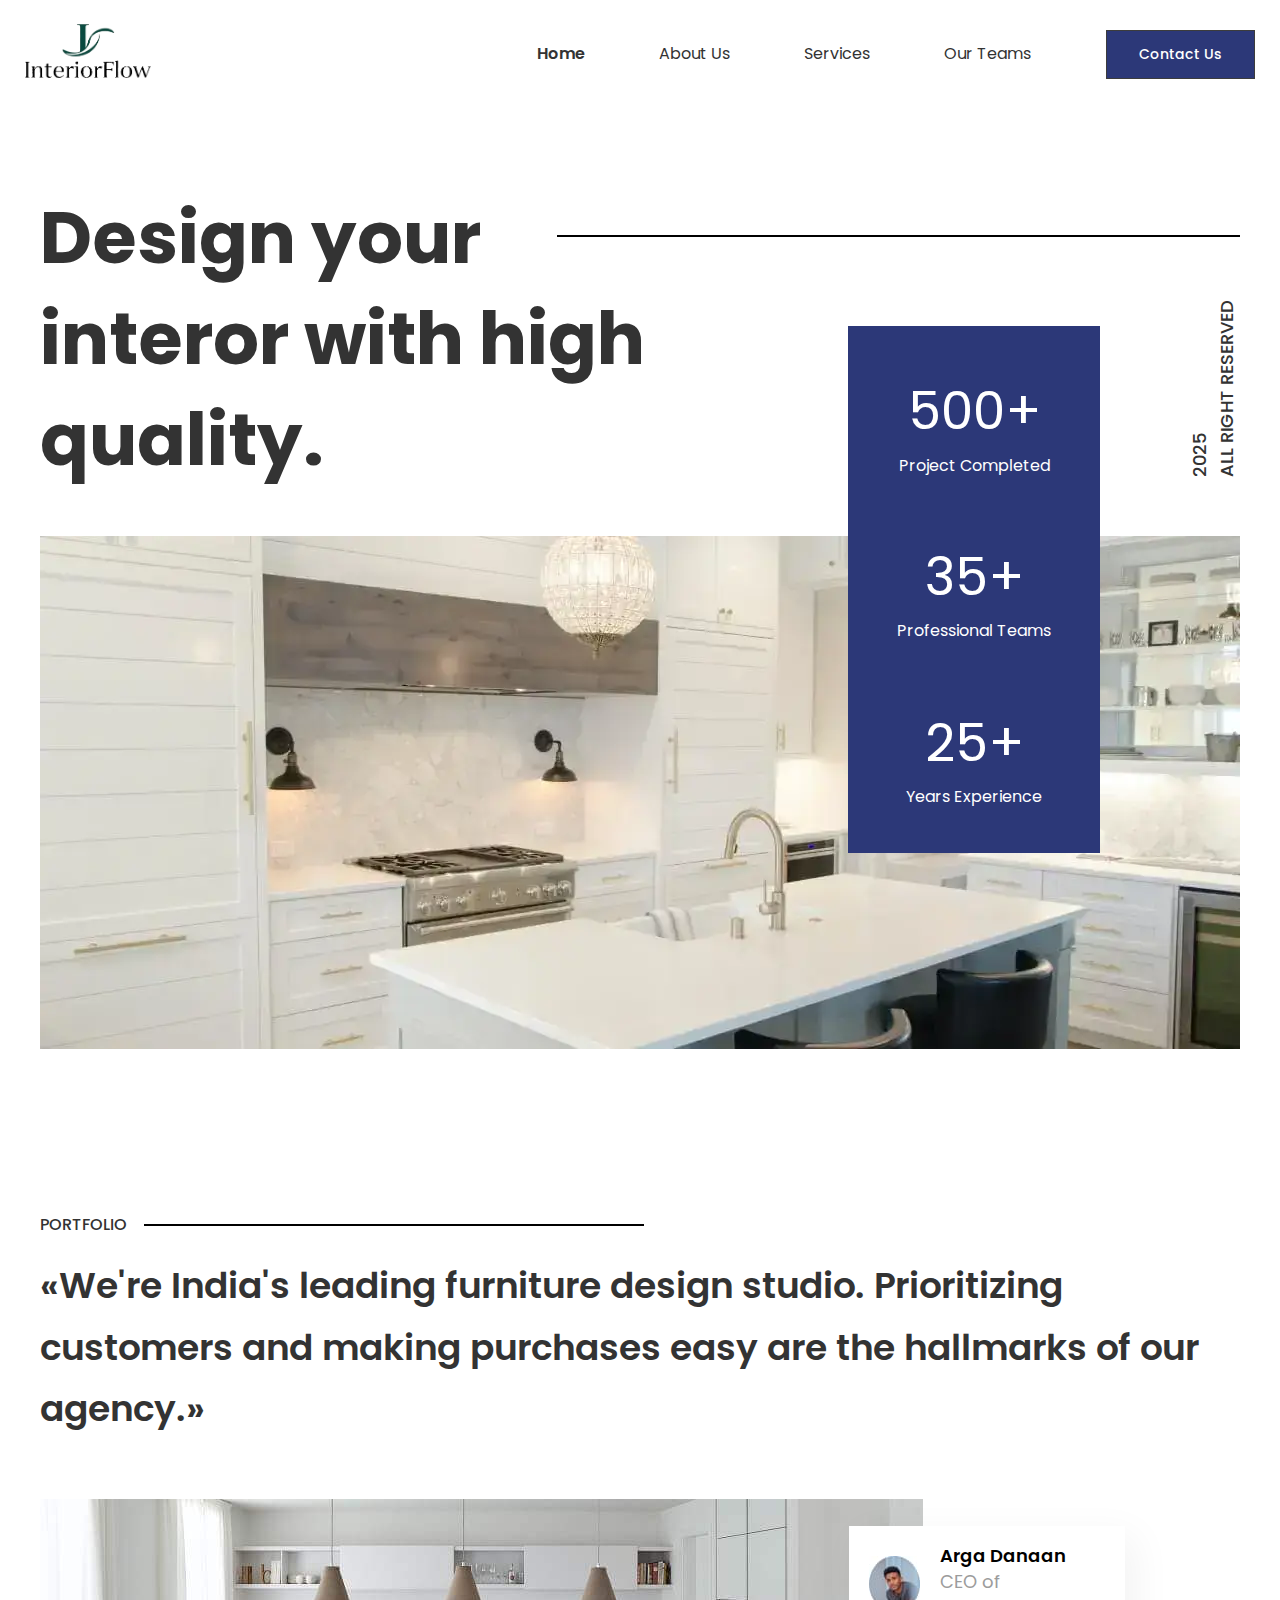
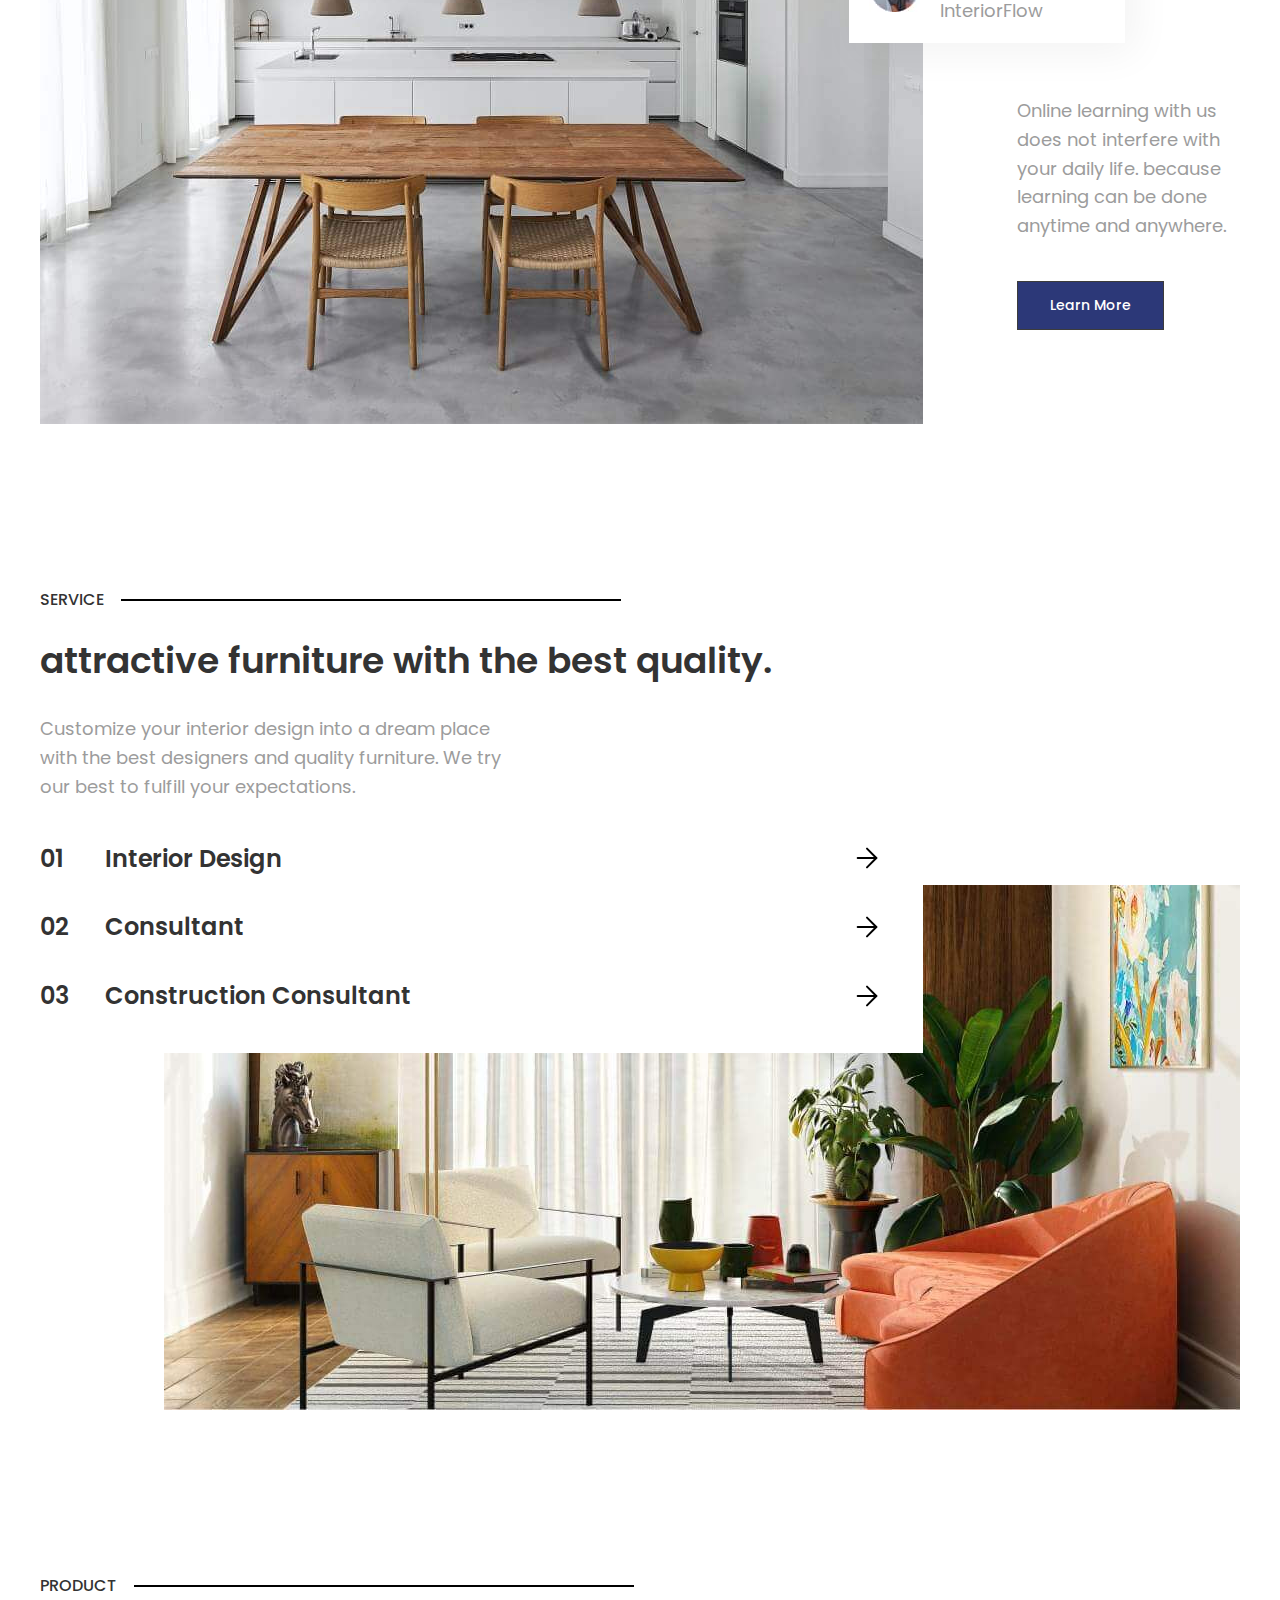
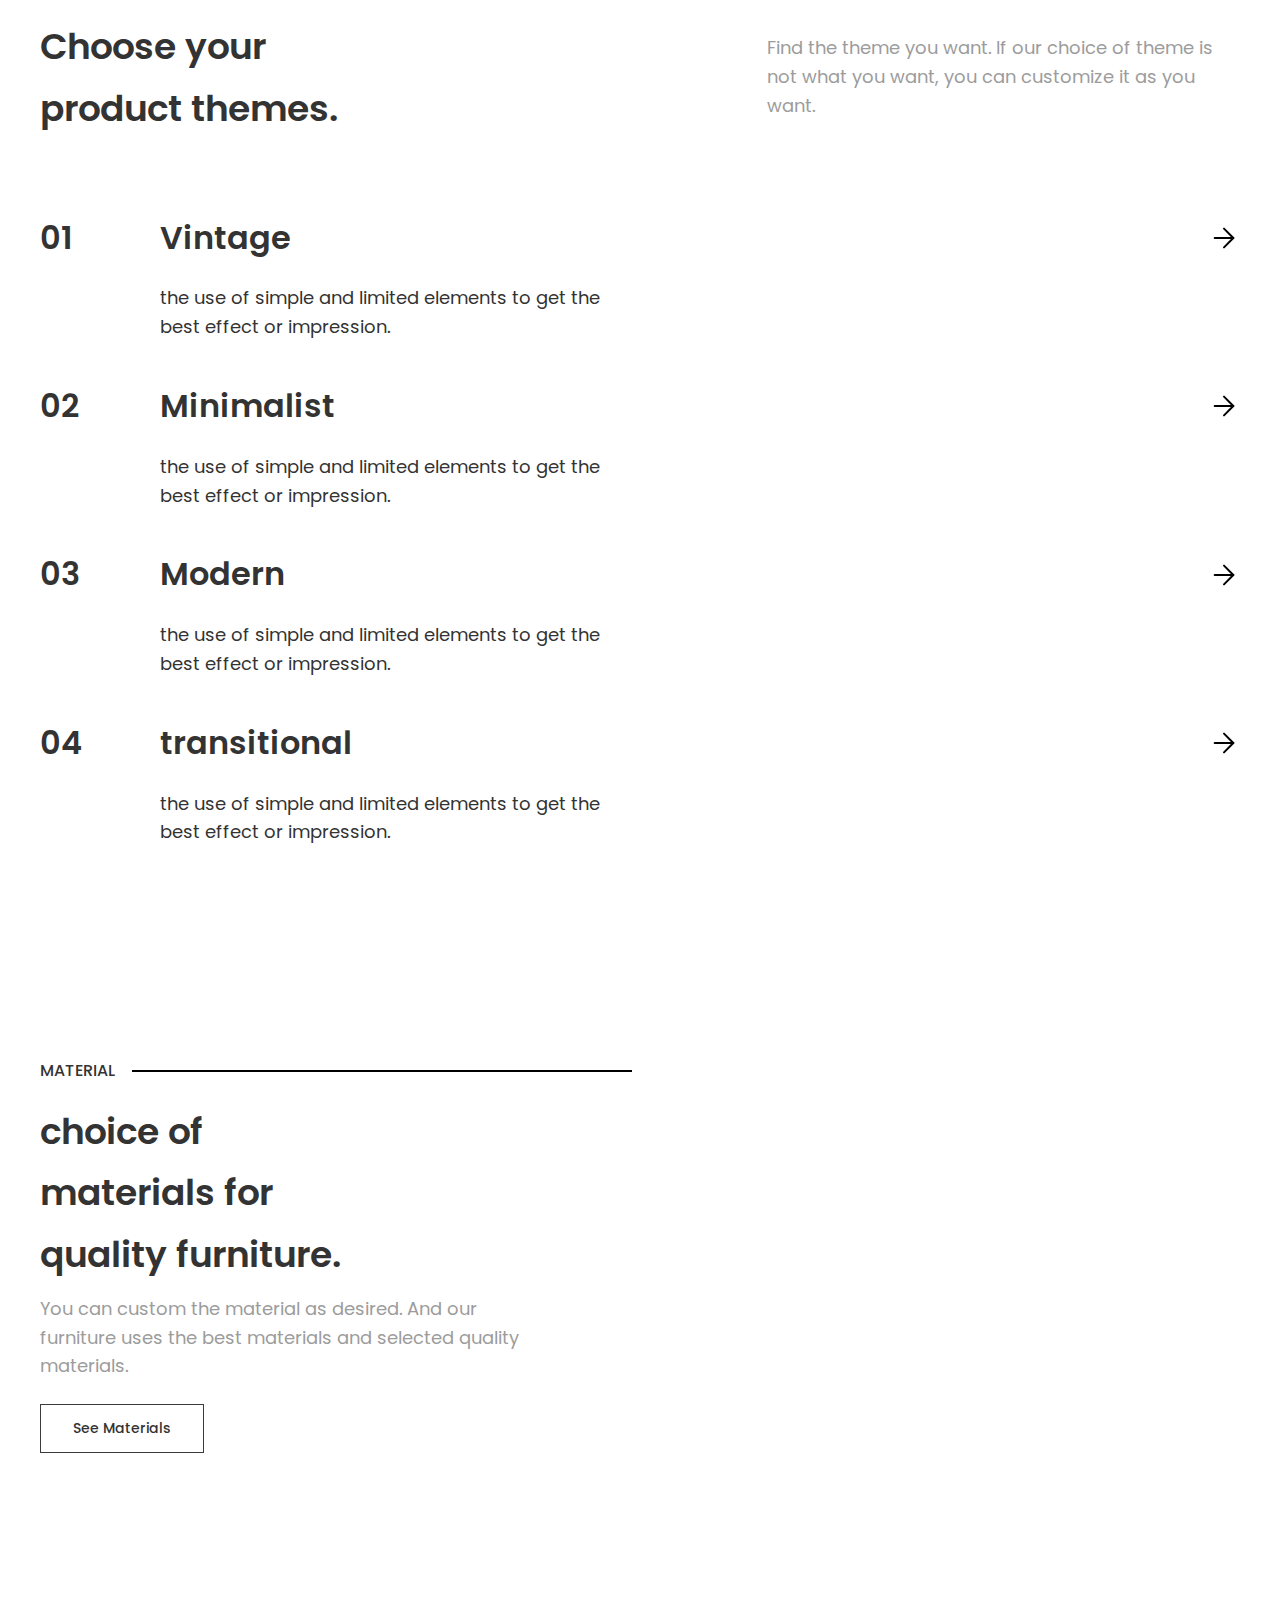
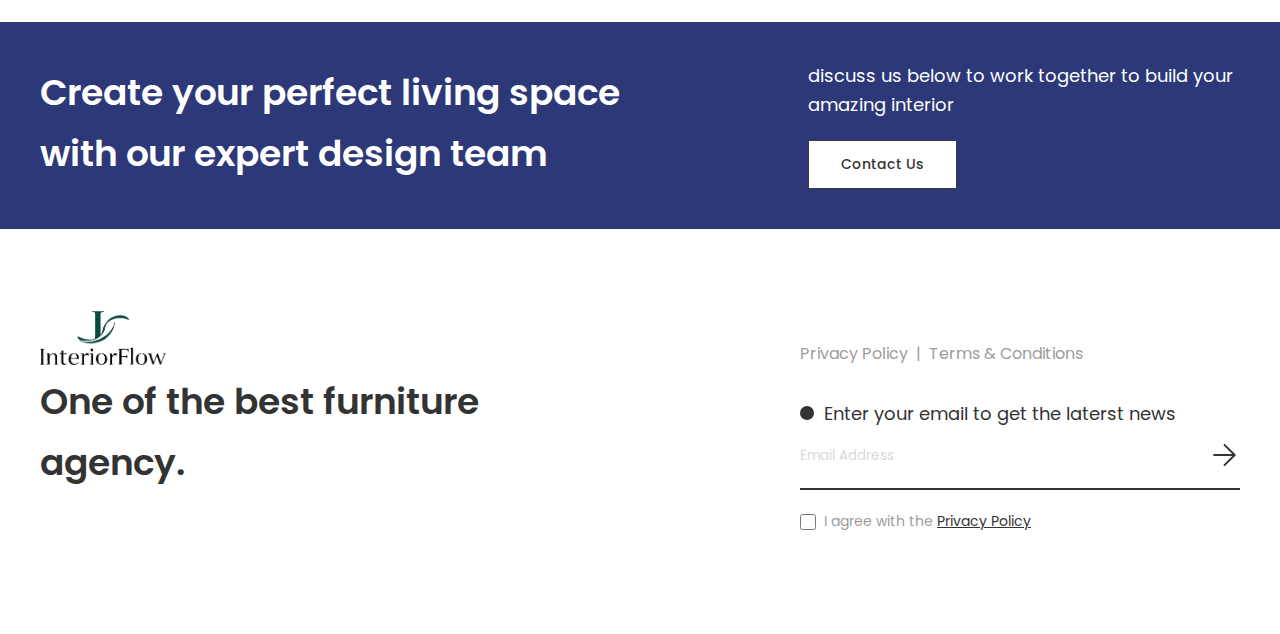
<file: index.html>
<!DOCTYPE html>
<html lang="en">
  <head>
    <meta charset="UTF-8" />
    <meta name="viewport" content="width=device-width,initial-scale=1" />
    <meta name="description" content="InteriorFlow - leading interior design studio. We create unique and stylish interiors that combine functionality and aesthetics. Our professional team of designers will bring your dreams to reality." />
    <link rel="icon" type="image/x-icon" href="images/logo.png">
    <link rel="stylesheet" href="css/main.min.css" />
    <title>InteriorFlow</title>
  </head>
  <body class="page">
    <header class="header">
      <div class="header__inner container">
        <a href="contact.html" class="header__logo logo link-reset"
          ><img
            src="images/logo.png"
            alt="InteriorFlow logo"
            class="logo__image"
            width="126"
            height="54"
        /></a>
        <nav class="header__menu menu">
          <ul class="menu__list list-reset">
            <li class="menu__item">
              <a href="contact.html" class="menu__link menu__link--active link-reset"
                >Home</a
              >
            </li>
            <li class="menu__item">
              <a href="about.html" class="menu__link link-reset">About Us</a>
            </li>
            <li class="menu__item">
              <a href="services.html" class="menu__link link-reset">Services</a>
            </li>
            <li class="menu__item">
              <a href="teams.html" class="menu__link link-reset">Our Teams</a>
            </li>
          </ul>
          <a href="contact.html" class="header__button button link-reset"
            >Contact Us</a
          >
        </nav>
        <button class="header__burger button-reset visible-mobile">
          <span class="visually-hidden">Open navigation menu</span>
          <span class="header__burger-line"></span>
        </button>
      </div>
    </header>
    <main class="content">
      <section class="hero">
        <h1 class="visually-hidden">Donanz web-site</h1>
        <div class="hero__inner container">
          <div class="hero__title-wrapper">
            <h2 class="hero__title">Design your interor with high quality.</h2>
          </div>
          <div class="hero__content">
            <div class="hero__rights">
              <time datetime="2025" class="hero__right-date">2025</time>
              <span class="hero__right-text">ALL RIGHT RESERVED</span>
            </div>
            <div class="hero__image">
              <picture
                ><source srcset="images/hero-image.webp" type="image/webp" />
                <img
                  src="images/hero-image.webp"
                  alt="Kitchen"
                  width="1200"
                  height="513"
                  loading="lazy"
              /></picture>
            </div>
            <div class="hero__info info">
              <ul class="info__list list-reset">
                <li class="info__item">
                  <span class="info__number">500+</span>
                  <span class="info__text">Project Completed</span>
                </li>
                <li class="info__item">
                  <span class="info__number">35+</span>
                  <span class="info__text">Professional Teams</span>
                </li>
                <li class="info__item">
                  <span class="info__number">25+</span>
                  <span class="info__text">Years Experience</span>
                </li>
              </ul>
            </div>
          </div>
        </div>
      </section>
      <section class="portfolio section">
        <div class="portfolio__container container">
          <div class="portfolio__head head">
            <div class="head__title">portfolio</div>
          </div>
          <h2 class="portfolio__title title">
            «We're India's leading furniture design studio. Prioritizing customers and
            making purchases easy are the hallmarks of our agency.»
          </h2>
          <ul class="portfolio__list list-reset">
            <li class="portfolio__item">
              <div class="portfolio__image">
                <img
                  src="images/1_1.jpg"
                  alt="Table with chairs in the middle of the room"
                  width="883"
                  height="525"
                  loading="lazy"
                />
                <div class="portfolio__person">
                  <img
                    src="images/portfolio-avatar.jpg"
                    alt="Arga Danaan"
                    class="portfolio__person-avatar"
                    width="51"
                    height="56"
                  />
                  <div class="portfolio__person-info">
                    <h3 class="portfolio__person-name">Arga Danaan</h3>
                    <div class="portfolio__person-post">CEO of InteriorFlow</div>
                  </div>
                </div>
              </div>
              <div class="portfolio__content">
                <p class="portfolio__desc desc">
                  Online learning with us does not interfere with your daily
                  life. because learning can be done anytime and anywhere.
                </p>
                <a
                  href="about.html"
                  class="portfolio__link button link-reset"
                  >Learn More</a
                >
              </div>
            </li>
          </ul>
        </div>
      </section>
      <section class="service section">
        <div class="service__container container">
          <div class="service__head head">
            <div class="head__title">SERVICE</div>
          </div>
          <div class="service__content">
            <h2 class="service__title title">
              attractive furniture with the best quality.
            </h2>
            <p class="service__desc desc">
              Customize your interior design into a dream place with the best
              designers and quality furniture. We try our best to fulfill your
              expectations.
            </p>
            <ol class="service__list list-reset">
              <li class="service__item">
                <details class="service__accardion">
                  <summary class="service__accardion-header">
                    <h3 class="service__accardion-title">Interior Design</h3>
                    <span class="service__accardion-indicator"
                      ><svg
                        width="32"
                        height="32"
                        viewBox="0 0 32 32"
                        fill="none"
                        xmlns="http://www.w3.org/2000/svg"
                      >
                        <path
                          d="M6.66699 16H25.3337"
                          stroke="black"
                          stroke-width="2"
                          stroke-linecap="round"
                          stroke-linejoin="round"
                        ></path>
                        <path
                          d="M16 6.66663L25.3333 16L16 25.3333"
                          stroke="black"
                          stroke-width="2"
                          stroke-linecap="round"
                          stroke-linejoin="round"
                        ></path></svg></span>
                  </summary>
                  <p class="service__accardion-desc desc">
                    the use of simple and limited elements to get the best
                    effect or impression.
                  </p>
                </details>
              </li>
              <li class="service__item">
                <details class="service__accardion">
                  <summary class="service__accardion-header">
                    <h3 class="service__accardion-title">Consultant</h3>
                    <span class="service__accardion-indicator"
                      ><svg
                        width="32"
                        height="32"
                        viewBox="0 0 32 32"
                        fill="none"
                        xmlns="http://www.w3.org/2000/svg"
                      >
                        <path
                          d="M6.66699 16H25.3337"
                          stroke="black"
                          stroke-width="2"
                          stroke-linecap="round"
                          stroke-linejoin="round"
                        ></path>
                        <path
                          d="M16 6.66663L25.3333 16L16 25.3333"
                          stroke="black"
                          stroke-width="2"
                          stroke-linecap="round"
                          stroke-linejoin="round"
                        ></path></svg></span>
                  </summary>
                  <p class="service__accardion-desc desc">
                    the use of simple and limited elements to get the best
                    effect or impression.
                  </p>
                </details>
              </li>
              <li class="service__item">
                <details class="service__accardion">
                  <summary class="service__accardion-header">
                    <h3 class="service__accardion-title">
                      Construction Consultant
                    </h3>
                    <span class="service__accardion-indicator"
                      ><svg
                        width="32"
                        height="32"
                        viewBox="0 0 32 32"
                        fill="none"
                        xmlns="http://www.w3.org/2000/svg"
                      >
                        <path
                          d="M6.66699 16H25.3337"
                          stroke="black"
                          stroke-width="2"
                          stroke-linecap="round"
                          stroke-linejoin="round"
                        ></path>
                        <path
                          d="M16 6.66663L25.3333 16L16 25.3333"
                          stroke="black"
                          stroke-width="2"
                          stroke-linecap="round"
                          stroke-linejoin="round"
                        ></path></svg></span>
                  </summary>
                  <p class="service__accardion-desc desc">
                    the use of simple and limited elements to get the best
                    effect or impression.
                  </p>
                </details>
              </li>
            </ol>
          </div>
          <div class="service__image">
            <img
              src="images/service-section-image.jpg"
              alt="Chairs overlooking the window
          "
              width="1076"
              height="525"
              loading="lazy"
            />
          </div>
        </div>
      </section>
      <section class="product section">
        <div class="product__container container">
          <div class="product__head head">
            <div class="head__title">PRODUCT</div>
          </div>
          <div class="product__text">
            <h2 class="product__title title">Choose your product themes.</h2>
            <p class="product__desc desc">
              Find the theme you want. If our choice of theme is not what you
              want, you can customize it as you want.
            </p>
          </div>
          <ol class="product__list list-reset">
            <li class="product__item">
              <details class="product__accardion" open="">
                <summary class="product__accardion-header">
                  <h3 class="product__accardion-title title-reset">Vintage</h3>
                  <span class="product__accardion-indicator"
                    ><svg
                      width="32"
                      height="32"
                      viewBox="0 0 32 32"
                      fill="none"
                      xmlns="http://www.w3.org/2000/svg"
                    >
                      <path
                        d="M6.66699 16H25.3337"
                        stroke="black"
                        stroke-width="2"
                        stroke-linecap="round"
                        stroke-linejoin="round"
                      ></path>
                      <path
                        d="M16 6.66663L25.3333 16L16 25.3333"
                        stroke="black"
                        stroke-width="2"
                        stroke-linecap="round"
                        stroke-linejoin="round"
                      ></path></svg></span>
                </summary>
                <p class="product__accardion-desc desc">
                  the use of simple and limited elements to get the best effect
                  or impression.
                </p>
              </details>
            </li>
            <li class="product__item">
              <details class="product__accardion" open="">
                <summary class="product__accardion-header">
                  <h3 class="product__accardion-title title-reset">
                    Minimalist
                  </h3>
                  <span class="product__accardion-indicator"
                    ><svg
                      width="32"
                      height="32"
                      viewBox="0 0 32 32"
                      fill="none"
                      xmlns="http://www.w3.org/2000/svg"
                    >
                      <path
                        d="M6.66699 16H25.3337"
                        stroke="black"
                        stroke-width="2"
                        stroke-linecap="round"
                        stroke-linejoin="round"
                      ></path>
                      <path
                        d="M16 6.66663L25.3333 16L16 25.3333"
                        stroke="black"
                        stroke-width="2"
                        stroke-linecap="round"
                        stroke-linejoin="round"
                      ></path></svg></span>
                </summary>
                <p class="product__accardion-desc desc">
                  the use of simple and limited elements to get the best effect
                  or impression.
                </p>
              </details>
            </li>
            <li class="product__item">
              <details class="product__accardion" open="">
                <summary class="product__accardion-header">
                  <h3 class="product__accardion-title title-reset">Modern</h3>
                  <span class="product__accardion-indicator"
                    ><svg
                      width="32"
                      height="32"
                      viewBox="0 0 32 32"
                      fill="none"
                      xmlns="http://www.w3.org/2000/svg"
                    >
                      <path
                        d="M6.66699 16H25.3337"
                        stroke="black"
                        stroke-width="2"
                        stroke-linecap="round"
                        stroke-linejoin="round"
                      ></path>
                      <path
                        d="M16 6.66663L25.3333 16L16 25.3333"
                        stroke="black"
                        stroke-width="2"
                        stroke-linecap="round"
                        stroke-linejoin="round"
                      ></path></svg></span>
                </summary>
                <p class="product__accardion-desc desc">
                  the use of simple and limited elements to get the best effect
                  or impression.
                </p>
              </details>
            </li>
            <li class="product__item">
              <details class="product__accardion" open="">
                <summary class="product__accardion-header">
                  <h3 class="product__accardion-title title-reset">
                    transitional
                  </h3>
                  <span class="product__accardion-indicator"
                    ><svg
                      width="32"
                      height="32"
                      viewBox="0 0 32 32"
                      fill="none"
                      xmlns="http://www.w3.org/2000/svg"
                    >
                      <path
                        d="M6.66699 16H25.3337"
                        stroke="black"
                        stroke-width="2"
                        stroke-linecap="round"
                        stroke-linejoin="round"
                      ></path>
                      <path
                        d="M16 6.66663L25.3333 16L16 25.3333"
                        stroke="black"
                        stroke-width="2"
                        stroke-linecap="round"
                        stroke-linejoin="round"
                      ></path></svg></span>
                </summary>
                <p class="product__accardion-desc desc">
                  the use of simple and limited elements to get the best effect
                  or impression.
                </p>
              </details>
            </li>
          </ol>
        </div>
      </section>
      <section class="material section">
        <div class="material__container container">
          <div class="material__content">
            <div class="material__head head">
              <div class="head__title">MATERIAL</div>
            </div>
            <h2 class="material__title title">
              choice of materials for quality furniture.
            </h2>
            <p class="material__desc desc">
              You can custom the material as desired. And our furniture uses the
              best materials and selected quality materials.
            </p>
            <a href="contact.html" class="material__link button button--light link-reset"
              >See Materials</a>
          </div>
          <div class="material__images">
            <div class="material__col">
              <div class="material__image">
                <picture
                  ><source srcset="images/1.webp" type="image/webp" />
                  <img
                    src="images/1.jpg"
                    alt="Material1"
                    width="342"
                    height="392"
                    loading="lazy"
                /></picture>
              </div>
            </div>
            <div class="material__col">
              <div class="material__image">
                <picture
                  ><source srcset="images/2.webp" type="image/webp" />
                  <img
                    src="images/2.jpg"
                    alt="Material2"
                    width="241"
                    height="225"
                    loading="lazy"
                /></picture>
              </div>
              <div class="material__image">
                <picture
                  ><source srcset="images/3.webp" type="image/webp" />
                  <img
                    src="images/3.jpg"
                    alt="Material3"
                    width="195"
                    height="178"
                    loading="lazy"
                /></picture>
              </div>
            </div>
          </div>
        </div>
      </section>
      <section class="discuss">
        <div class="discuss__container container">
          <h2 class="discuss__title title title--light">
            Create your perfect living space with our expert design team
          </h2>
          <div class="discuss__content">
            <p class="discuss__desc desc desc--light">
              discuss us below to work together to build your amazing interior
            </p>
            <a
              href="contact.html"
              class="discuss__link button button--light link-reset"
              >Contact Us</a>
          </div>
        </div>
      </section>
    </main>
    <footer class="footer">
      <div class="footer__container container">
        <div class="footer__content">
          <a href="index.html" class="footer__logo logo link-reset">
            <img
              src="images/logo.png"
              alt="InteriorFlow logo"
              class="logo__image"
              width="126"
              height="54"
            />
          </a>
          <h2 class="footer__title title">One of the best furniture agency.</h2>
        </div>
        <div class="footer__discuss">
          <div class="footer__links">
            <a href="privacy-policy.html" class="link-reset">Privacy Policy</a> | 
            <a href="terms-conditions.html" class="link-reset">Terms & Conditions</a>
          </div>
          <form class="footer__form" action="thanks_form.php" method="post" style="margin-bottom: 20px;">
            <label for="email" class="footer__form-label">Enter your email to&nbsp;get the laterst news</label>
            <div class="footer__form-field">
              <input
                class="footer__form-input input-reset"
                id="email"
                type="email"
                name="email"
                placeholder="Email Address"
                required
              />
              <button class="footer__form-button button-reset" type="submit">
                <svg width="32" height="32" viewBox="0 0 32 32" fill="none">
                  <path d="M5.33325 16H26.6666" stroke="#333333" stroke-width="2" />
                  <path d="M16 5.33337L26.6667 16L16 26.6667" stroke="#333333" stroke-width="2" />
                </svg>
              </button>
            </div>
            <div class="footer__form-checkbox">
              <input type="checkbox" id="privacy" name="privacy" required class="footer__form-checkbox-input">
              <label for="privacy" class="footer__form-checkbox-label">I agree with the <a href="privacy-policy.html" class="link-reset">Privacy Policy</a></label>
            </div>
          </form>
        </div>
      </div>
    </footer>
    <script src="js/main.js"></script>
  </body>
</html>
</file>
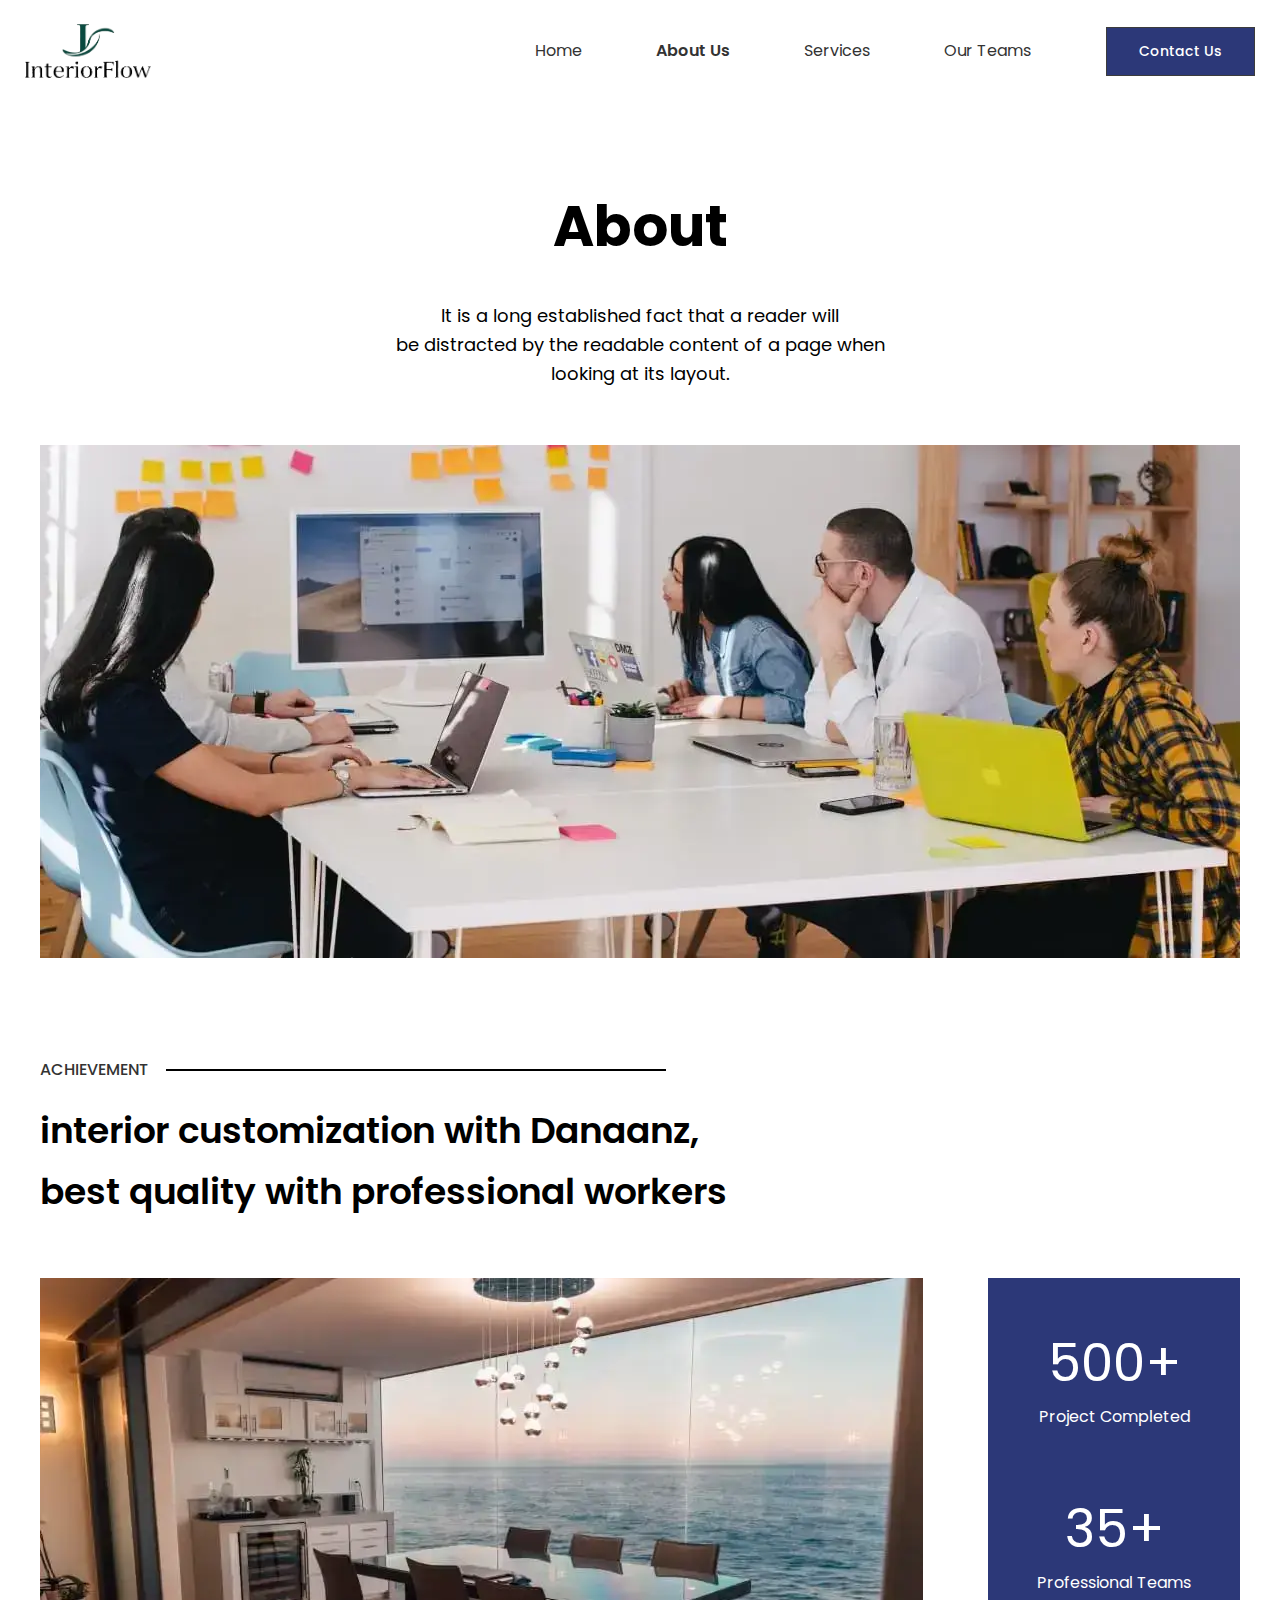
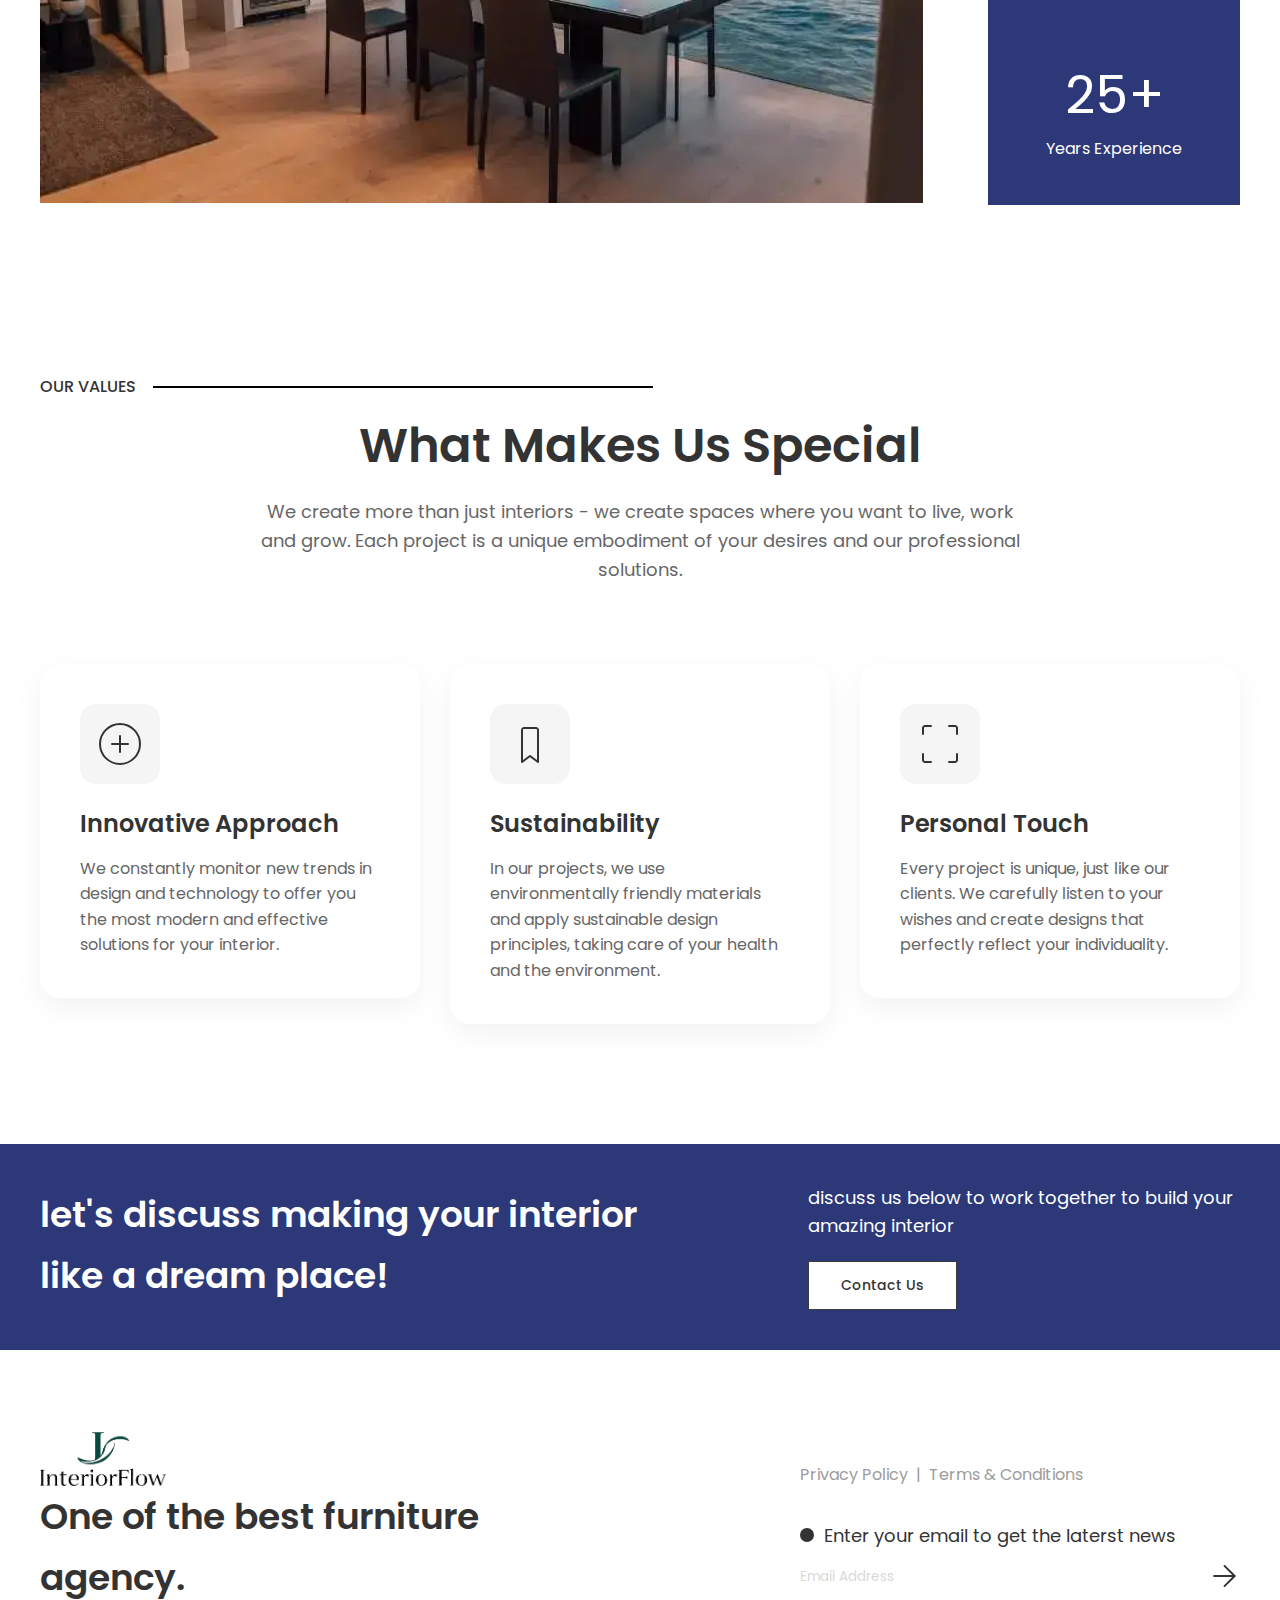
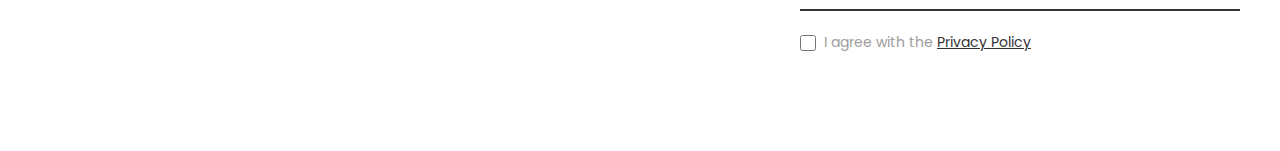
<file: about.html>
<html lang="en">
  <head>
    <meta charset="UTF-8" />
    <meta name="viewport" content="width=device-width,initial-scale=1" />
    <meta
      name="description"
      content="Learn more about InteriorFlow - a company with 25 years of experience in interior design. With over 500 successful projects and a team of 35+ professional designers ready to bring your ideas to life."
    />
    <link rel="icon" type="image/x-icon" href="images/logo.png" />
    <link rel="stylesheet" href="css/main.min.css" />
    <title>About US</title>
  </head>
  <body class="page">
    <header class="header">
      <div class="header__inner container">
        <a href="index.html" class="header__logo logo link-reset"
          ><img
            src="images/logo.png"
            alt="InteriorFlow logo"
            class="logo__image"
            width="126"
            height="54"
        /></a>
        <nav class="header__menu menu">
          <ul class="menu__list list-reset">
            <li class="menu__item">
              <a href="index.html" class="menu__link link-reset">Home</a>
            </li>
            <li class="menu__item">
              <a
                href="index.html"
                class="menu__link menu__link--active link-reset"
                >About Us</a
              >
            </li>
            <li class="menu__item">
              <a href="services.html" class="menu__link link-reset">Services</a>
            </li>
            <li class="menu__item">
              <a href="teams.html" class="menu__link link-reset">Our Teams</a>
            </li>
          </ul>
          <a href="contact.html" class="header__button button link-reset"
            >Contact Us</a
          >
        </nav>
        <button class="header__burger button-reset visible-mobile">
          <span class="visually-hidden">Open navigation menu</span>
          <span class="header__burger-line"></span>
        </button>
      </div>
    </header>
    <main class="content">
      <section class="hero-page">
        <div class="hero-page__container container">
          <h1 class="hero-page__title title title--large title--dark">About</h1>
          <p class="hero-page__desc desc desc--dark">
            It&nbsp;is&nbsp;a&nbsp;long established fact that a&nbsp;reader will
            be&nbsp;distracted by the readable content of&nbsp;a&nbsp;page when
            looking at&nbsp;its layout.
          </p>
          <div class="hero-page__image">
            <picture
              >
              <img
                src="images/hero-about.webp"
                alt="Modern interior design showcase"
                width="1200"
                height="513"
            /></picture>
          </div>
        </div>
      </section>
      <section class="about-achievement section section--paged">
        <div class="about-achievement__container container">
          <div class="about-achievement__head head">
            <div class="head__title">ACHIEVEMENT</div>
          </div>
          <h2 class="about-achievement__title title title--dark">
            interior customization with Danaanz, best quality with professional
            workers
          </h2>
          <div class="about-achievement__content">
            <div class="about-achievement__image">
              <picture
                >
                <img
                  src="images/about-achievement.webp"
                  alt="Interior design project showcase"
                  width="883"
                  height="525"
                  loading="lazy"
              /></picture>
            </div>
            <div class="about-achievement__info info">
              <ul class="info__list list-reset">
                <li class="info__item">
                  <span class="info__number">500+</span>
                  <span class="info__text">Project Completed</span>
                </li>
                <li class="info__item">
                  <span class="info__number">35+</span>
                  <span class="info__text">Professional Teams</span>
                </li>
                <li class="info__item">
                  <span class="info__number">25+</span>
                  <span class="info__text">Years Experience</span>
                </li>
              </ul>
            </section>
          </div>
        </div>
      </section>
      <section class="our-values section section--paged">
        <div class="our-values__container container">
          <div class="our-values__head head">
            <div class="head__title">our values</div>
          </div>
          <div class="our-values__content">
            <div class="our-values__header">
              <h2 class="our-values__title title">What Makes Us Special</h2>
              <p class="our-values__desc desc">
                We create more than just interiors - we create spaces where you want to live, work and grow. Each project is a unique embodiment of your desires and our professional solutions.
              </p>
            </div>
            <ul class="our-values__list list-reset">
              <li class="our-values__item">
                <article class="our-values__card">
                  <div class="our-values__card-icon">
                    <svg width="48" height="48" viewBox="0 0 48 48" fill="none" xmlns="http://www.w3.org/2000/svg">
                      <path d="M24 44C35.0457 44 44 35.0457 44 24C44 12.9543 35.0457 4 24 4C12.9543 4 4 12.9543 4 24C4 35.0457 12.9543 44 24 44Z" stroke="currentColor" stroke-width="2" stroke-linecap="round" stroke-linejoin="round"/>
                      <path d="M24 16V32" stroke="currentColor" stroke-width="2" stroke-linecap="round" stroke-linejoin="round"/>
                      <path d="M16 24H32" stroke="currentColor" stroke-width="2" stroke-linecap="round" stroke-linejoin="round"/>
                    </svg>
                  </div>
                  <div class="our-values__card-content">
                    <h3 class="our-values__card-title">Innovative Approach</h3>
                    <p class="our-values__card-desc desc">
                      We constantly monitor new trends in design and technology to offer you the most modern and effective solutions for your interior.
                    </p>
                  </div>
                </article>
              </li>
              <li class="our-values__item">
                <article class="our-values__card">
                  <div class="our-values__card-icon">
                    <svg width="48" height="48" viewBox="0 0 48 48" fill="none" xmlns="http://www.w3.org/2000/svg">
                      <path d="M32 42L24 36L16 42V10C16 9.46957 16.2107 8.96086 16.5858 8.58579C16.9609 8.21071 17.4696 8 18 8H30C30.5304 8 31.0391 8.21071 31.4142 8.58579C31.7893 8.96086 32 9.46957 32 10V42Z" stroke="currentColor" stroke-width="2" stroke-linecap="round" stroke-linejoin="round"/>
                    </svg>
                  </div>
                  <div class="our-values__card-content">
                    <h3 class="our-values__card-title">Sustainability</h3>
                    <p class="our-values__card-desc desc">
                      In our projects, we use environmentally friendly materials and apply sustainable design principles, taking care of your health and the environment.
                    </p>
                  </div>
                </article>
              </li>
              <li class="our-values__item">
                <article class="our-values__card">
                  <div class="our-values__card-icon">
                    <svg width="48" height="48" viewBox="0 0 48 48" fill="none" xmlns="http://www.w3.org/2000/svg">
                      <path d="M33 6H39C39.5304 6 40.0391 6.21071 40.4142 6.58579C40.7893 6.96086 41 7.46957 41 8V14" stroke="currentColor" stroke-width="2" stroke-linecap="round" stroke-linejoin="round"/>
                      <path d="M15 42H9C8.46957 42 7.96086 41.7893 7.58579 41.4142C7.21071 41.0391 7 40.5304 7 40V34" stroke="currentColor" stroke-width="2" stroke-linecap="round" stroke-linejoin="round"/>
                      <path d="M41 34V40C41 40.5304 40.7893 41.0391 40.4142 41.4142C40.0391 41.7893 39.5304 42 39 42H33" stroke="currentColor" stroke-width="2" stroke-linecap="round" stroke-linejoin="round"/>
                      <path d="M7 14V8C7 7.46957 7.21071 6.96086 7.58579 6.58579C7.96086 6.21071 8.46957 6 9 6H15" stroke="currentColor" stroke-width="2" stroke-linecap="round" stroke-linejoin="round"/>
                    </svg>
                  </div>
                  <div class="our-values__card-content">
                    <h3 class="our-values__card-title">Personal Touch</h3>
                    <p class="our-values__card-desc desc">
                      Every project is unique, just like our clients. We carefully listen to your wishes and create designs that perfectly reflect your individuality.
                    </p>
                  </div>
                </article>
              </li>
            </ul>
          </div>
        </div>
      </section>
      <section class="about-discuss">
        <div class="about-discuss__container container">
          <h2 class="about-discuss__title title title--light">
            let's discuss making your interior like a&nbsp;dream place!
          </h2>
          <div class="about-discuss__content">
            <p class="about-discuss__desc desc desc--light">
              discuss us&nbsp;below to&nbsp;work together to&nbsp;build your
              amazing interior
            </p>
            <a
              href="contact.html"
              class="about-discuss__link button button--light link-reset"
              >Contact Us</a
            >
          </div>
        </div>
      </section>
    </main>
    <footer class="footer">
      <div class="footer__container container">
        <div class="footer__content">
          <a href="index.html" class="footer__logo logo link-reset">
            <img
              src="images/logo.png"
              alt="InteriorFlow logo"
              class="logo__image"
              width="126"
              height="54"
            />
          </a>
          <h2 class="footer__title title">One of the best furniture agency.</h2>
        </div>
        <div class="footer__discuss">
          <div class="footer__links">
            <a href="privacy-policy.html" class="link-reset">Privacy Policy</a> | 
            <a href="terms-conditions.html" class="link-reset">Terms & Conditions</a>
          </div>
          <form class="footer__form" action="thanks_form.php" method="post">
            <label for="email" class="footer__form-label">Enter your email to&nbsp;get the laterst news</label>
            <div class="footer__form-field">
              <input
                class="footer__form-input input-reset"
                id="email"
                type="email"
                name="email"
                placeholder="Email Address"
                required
              />
              <button class="footer__form-button button-reset" type="submit">
                <svg width="32" height="32" viewBox="0 0 32 32" fill="none">
                  <path d="M5.33325 16H26.6666" stroke="#333333" stroke-width="2" />
                  <path d="M16 5.33337L26.6667 16L16 26.6667" stroke="#333333" stroke-width="2" />
                </svg>
              </button>
            </div>
            <div class="footer__form-checkbox">
              <input type="checkbox" id="privacy" name="privacy" required class="footer__form-checkbox-input">
              <label for="privacy" class="footer__form-checkbox-label">I agree with the <a href="privacy-policy.html" class="link-reset">Privacy Policy</a></label>
            </div>
          </form>
        </div>
      </div>
    </footer>
    <script src="js/main.js"></script>
  </body>
</html>
</file>
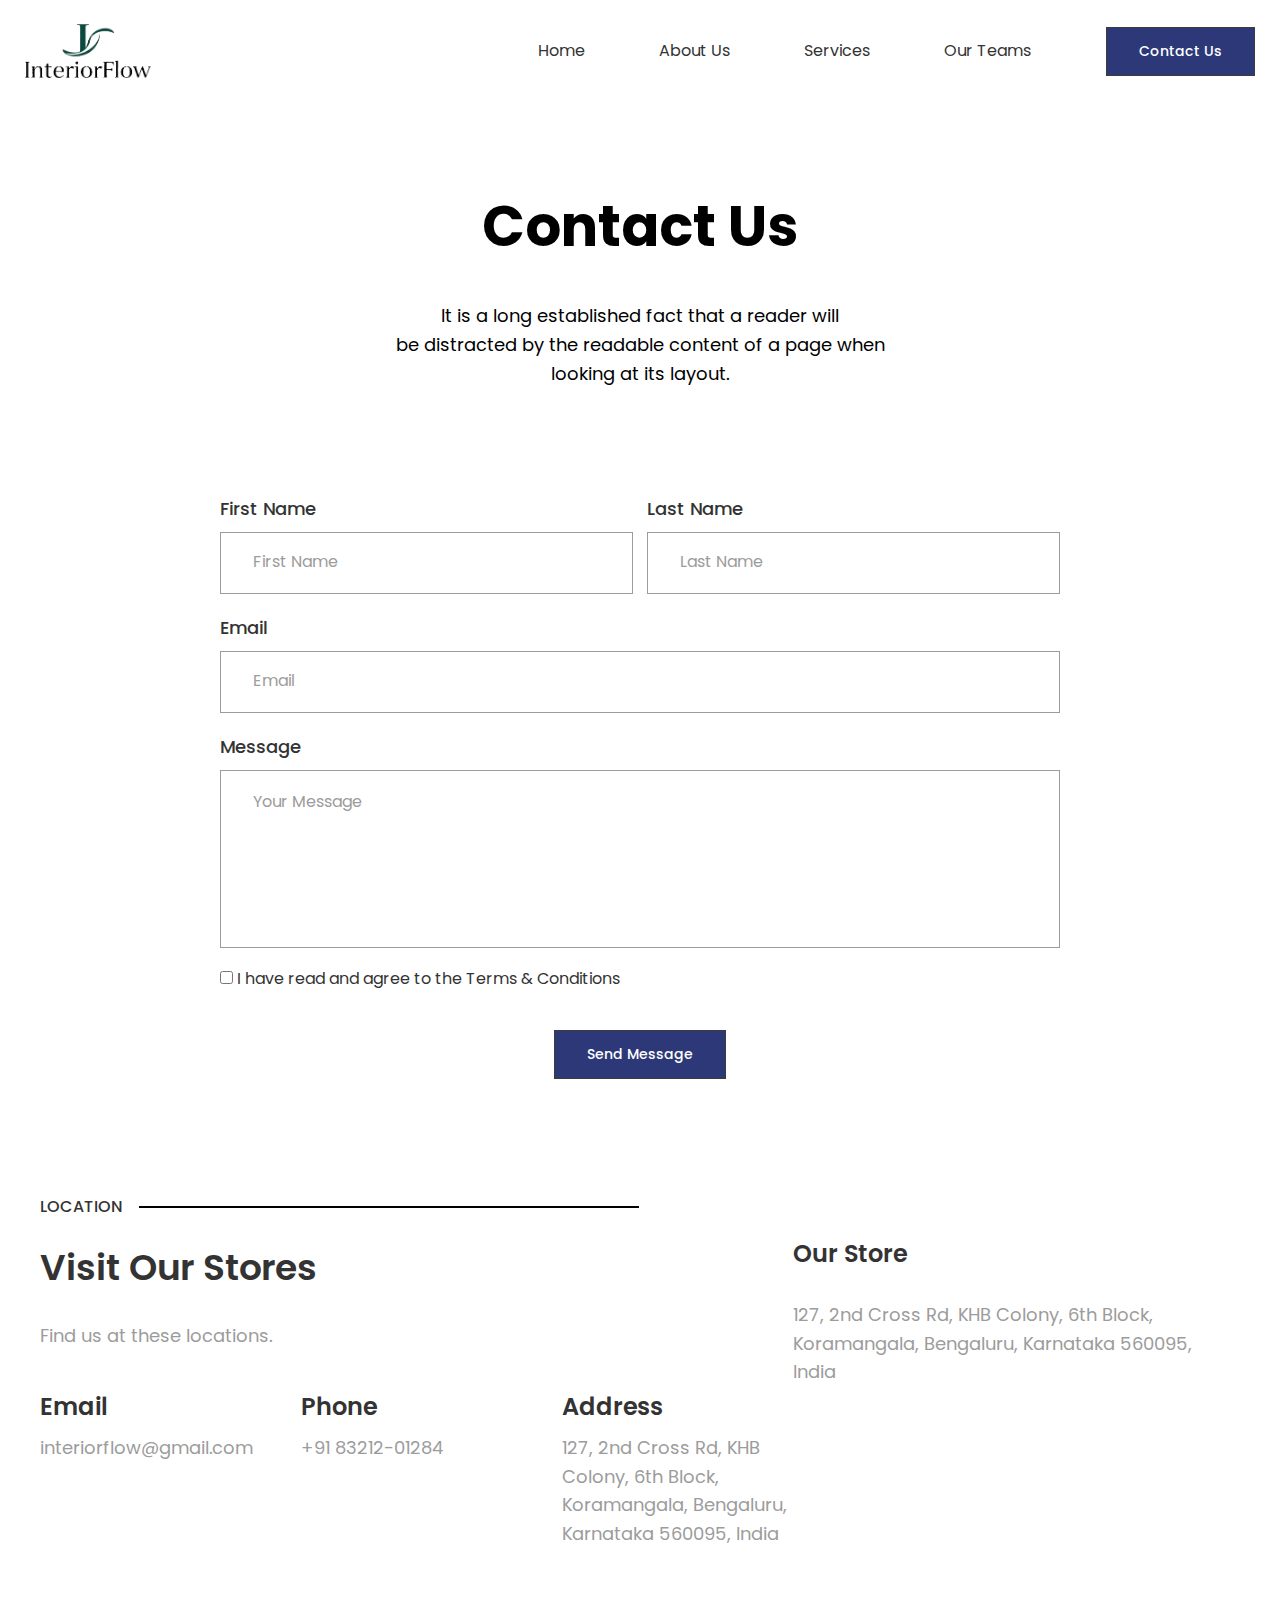
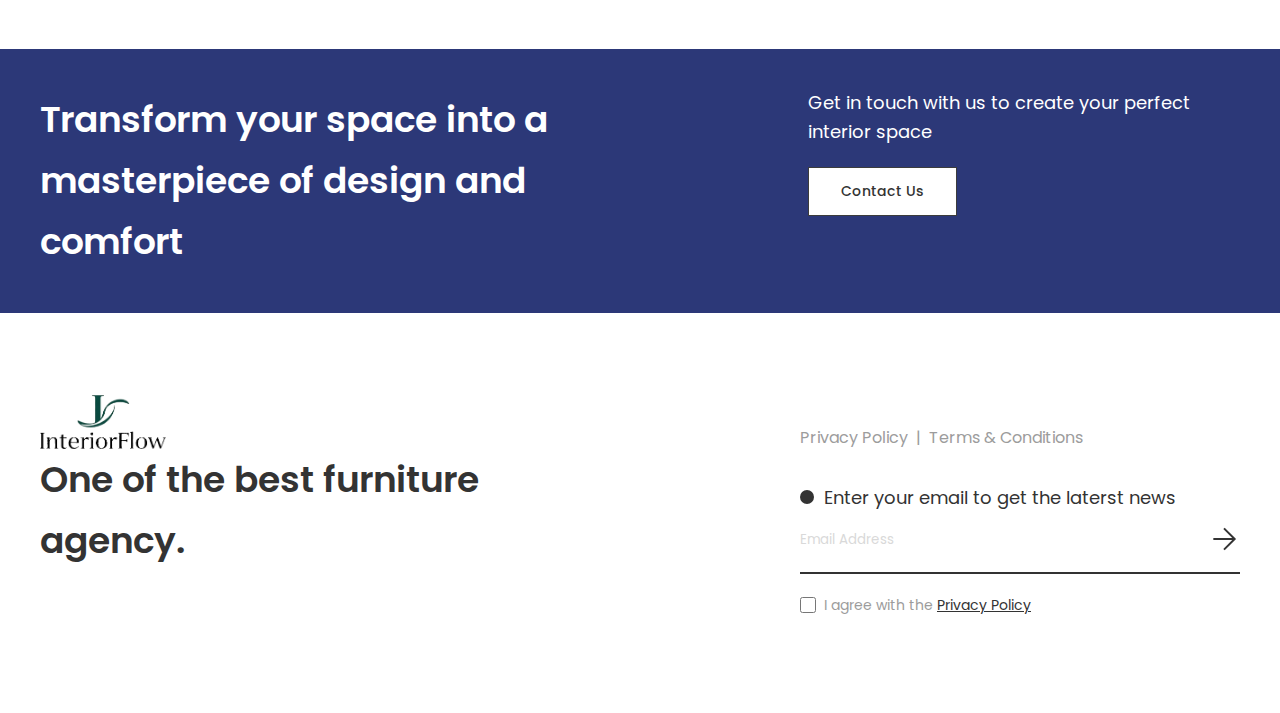
<file: contact.html>
<html lang="en">
  <head>
    <meta charset="UTF-8" />
    <meta name="viewport" content="width=device-width,initial-scale=1" />
    <meta name="description" content="Contact InteriorFlow for a consultation on your interior design. Our specialists are ready to answer all your questions and help bring your ideas to life. Phone: +91 83212-01284" />
    <link rel="icon" type="image/x-icon" href="images/logo.png">
    <link rel="stylesheet" href="css/main.min.css" />
    <title>Dananz</title>
  </head>
  <body class="page">
    <header class="header">
      <div class="header__inner container">
        <a href="index.html" class="header__logo logo link-reset"
          ><img
            src="images/logo.png"
            alt="InteriorFlow logo"
            class="logo__image"
            width="126"
            height="54"
        /></a>
        <nav class="header__menu menu">
          <ul class="menu__list list-reset">
            <li class="menu__item">
              <a href="index.html" class="menu__link link-reset">Home</a>
            </li>
            <li class="menu__item">
              <a href="about.html" class="menu__link link-reset">About Us</a>
            </li>
            <li class="menu__item">
              <a href="services.html" class="menu__link link-reset">Services</a>
            </li>
            <li class="menu__item">
              <a href="teams.html" class="menu__link link-reset">Our Teams</a>
            </li>
          </ul>
          <a href="contact.html" class="header__button button link-reset">Contact Us</a>
        </nav>
        <button class="header__burger button-reset visible-mobile">
          <span class="visually-hidden">Open navigation menu</span>
          <span class="header__burger-line"></span>
        </button>
      </div>
    </header>
    <main class="content">
      <section class="hero-page">
        <div class="hero-page__container container">
          <h1 class="hero-page__title title title--large title--dark">
            Contact Us
          </h1>
          <p class="hero-page__desc desc desc--dark">
            It&nbsp;is&nbsp;a&nbsp;long established fact that a&nbsp;reader will
            be&nbsp;distracted by the readable content of&nbsp;a&nbsp;page when
            looking at&nbsp;its layout.
          </p>
        </div>
      </section>
      <section class="contact">
        <h2 class="visually-hidden">Section Contact</h2>
        <div class="contact__container container">
          <div class="contact__content">
            <form class="contact__form" action="thanks_form.php" method="POST">
              <div class="contact__body">
                <div class="contact__row">
                  <div class="contact__field field">
                    <label for="name" class="field__label">First Name</label>
                    <input
                      class="field__input input-reset"
                      type="text"
                      id="name"
                      name="name"
                      placeholder="First Name"
                      required
                    />
                  </div>
                  <div class="contact__field field">
                    <label for="surname" class="field__label">Last Name</label>
                    <input
                      class="field__input input-reset"
                      type="text"
                      id="surname"
                      name="surname"
                      placeholder="Last Name"
                      required
                    />
                  </div>
                </div>
                <div class="contact__field field">
                  <label for="mail" class="field__label">Email</label>
                  <input
                    class="field__input input-reset"
                    type="email"
                    id="mail"
                    name="email"
                    placeholder="Email"
                    required
                  />
                </div>
                <div class="contact__field field">
                  <label for="message" class="field__label">Message</label>
                  <textarea
                    class="field__input field__input--textarea input-reset"
                    id="message"
                    name="message"
                    placeholder="Your Message"
                    required
                  ></textarea>
                </div>
                <div class="contact__field field">
                  <div class="field__checkbox">
                    <input
                      class="field__checkbox-input input-reset"
                      type="checkbox"
                      id="terms"
                      name="terms"
                      required
                    />
                    <label for="terms" class="field__checkbox-label">I have read and agree to the <a href="terms-conditions.html" class="link-reset">Terms & Conditions</a></label>
                  </div>
                </div>
              </div>
              <button class="contact__button button button-reset" type="submit">
                Send Message
              </button>
            </form>
          </div>
        </div>
      </section>
      <section class="location section section--paged">
        <div class="location__container container">
          <div class="location__head head">
            <div class="head__title">Location</div>
          </div>
          <div class="location__content">
            <div class="location__info">
              <h2 class="location__title title">Visit Our Stores</h2>
              <p class="location__desc desc">
                Find us&nbsp;at&nbsp;these locations.
              </p>
              <ul class="location__info-list list-reset">
                <li class="location__info-item">
                  <h3 class="location__info-title">Email</h3>
                  <a
                    href="mailto:interiorflow@gmail.com"
                    class="location__info-link link-reset"
                    >interiorflow@gmail.com</a
                  >
                </li>
                <li class="location__info-item">
                  <h3 class="location__info-title">Phone</h3>
                  <a
                    href="tel:+918321201284"
                    class="location__info-link link-reset"
                    >+91 83212-01284</a
                  >
                </li>
                <li class="location__info-item">
                  <h3 class="location__info-title">Address</h3>
                  <a
                    href="https://maps.app.goo.gl/mFbqDJNZzuH2sugS7"
                    class="location__info-link link-reset"
                    target="_blank"
                    >127, 2nd Cross Rd, KHB Colony, 6th Block, Koramangala, Bengaluru, Karnataka 560095, India</a
                  >
                </li>
              </ul>
            </div>
            <ul class="location__list list-reset">
              <li class="location__item">
                <h3 class="location__city">Our Store</h3>
                <p class="location__text desc">
                  <a
                    href="https://maps.app.goo.gl/mFbqDJNZzuH2sugS7"
                    class="link-reset store-card__address"
                    target="_blank"
                    >127, 2nd Cross Rd, KHB Colony, 6th Block, Koramangala, Bengaluru, Karnataka 560095, India</a
                  >
                </p>
              </li>
            </ul>
          </div>
        </div>
      </section>
      <section class="contact-discuss">
        <div class="contact-discuss__container container">
          <h2 class="contact-discuss__title title title--light">
            Transform your space into a masterpiece of design and comfort
          </h2>
          <div class="contact-discuss__content">
            <p class="contact-discuss__desc desc desc--light">
              Get in touch with us to create your perfect interior space
            </p>
            <a
              href="contact.html"
              class="contact-discuss__link button button--light link-reset"
              >Contact Us</a
            >
          </div>
        </div>
      </section>
    </main>
    <footer class="footer">
      <div class="footer__container container">
        <div class="footer__content">
          <a href="index.html" class="footer__logo logo link-reset">
            <img
              src="images/logo.png"
              alt="InteriorFlow logo"
              class="logo__image"
              width="126"
              height="54"
            />
          </a>
          <h2 class="footer__title title">One of the best furniture agency.</h2>
        </div>
        <div class="footer__discuss">
          <div class="footer__links">
            <a href="privacy-policy.html" class="link-reset">Privacy Policy</a> | 
            <a href="terms-conditions.html" class="link-reset">Terms & Conditions</a>
          </div>
          <form class="footer__form" action="thanks_form.php" method="post">
            <label for="email" class="footer__form-label">Enter your email to&nbsp;get the laterst news</label>
            <div class="footer__form-field">
              <input
                class="footer__form-input input-reset"
                id="email"
                type="email"
                name="email"
                placeholder="Email Address"
                required
              />
              <button class="footer__form-button button-reset" type="submit">
                <svg width="32" height="32" viewBox="0 0 32 32" fill="none">
                  <path d="M5.33325 16H26.6666" stroke="#333333" stroke-width="2" />
                  <path d="M16 5.33337L26.6667 16L16 26.6667" stroke="#333333" stroke-width="2" />
                </svg>
              </button>
            </div>
            <div class="footer__form-checkbox">
              <input type="checkbox" id="privacy" name="privacy" required class="footer__form-checkbox-input">
              <label for="privacy" class="footer__form-checkbox-label">I agree with the <a href="privacy-policy.html" class="link-reset">Privacy Policy</a></label>
            </div>
          </form>
        </div>
      </div>
    </footer>
    <script src="js/main.js"></script>
  </body>
</html>
</file>
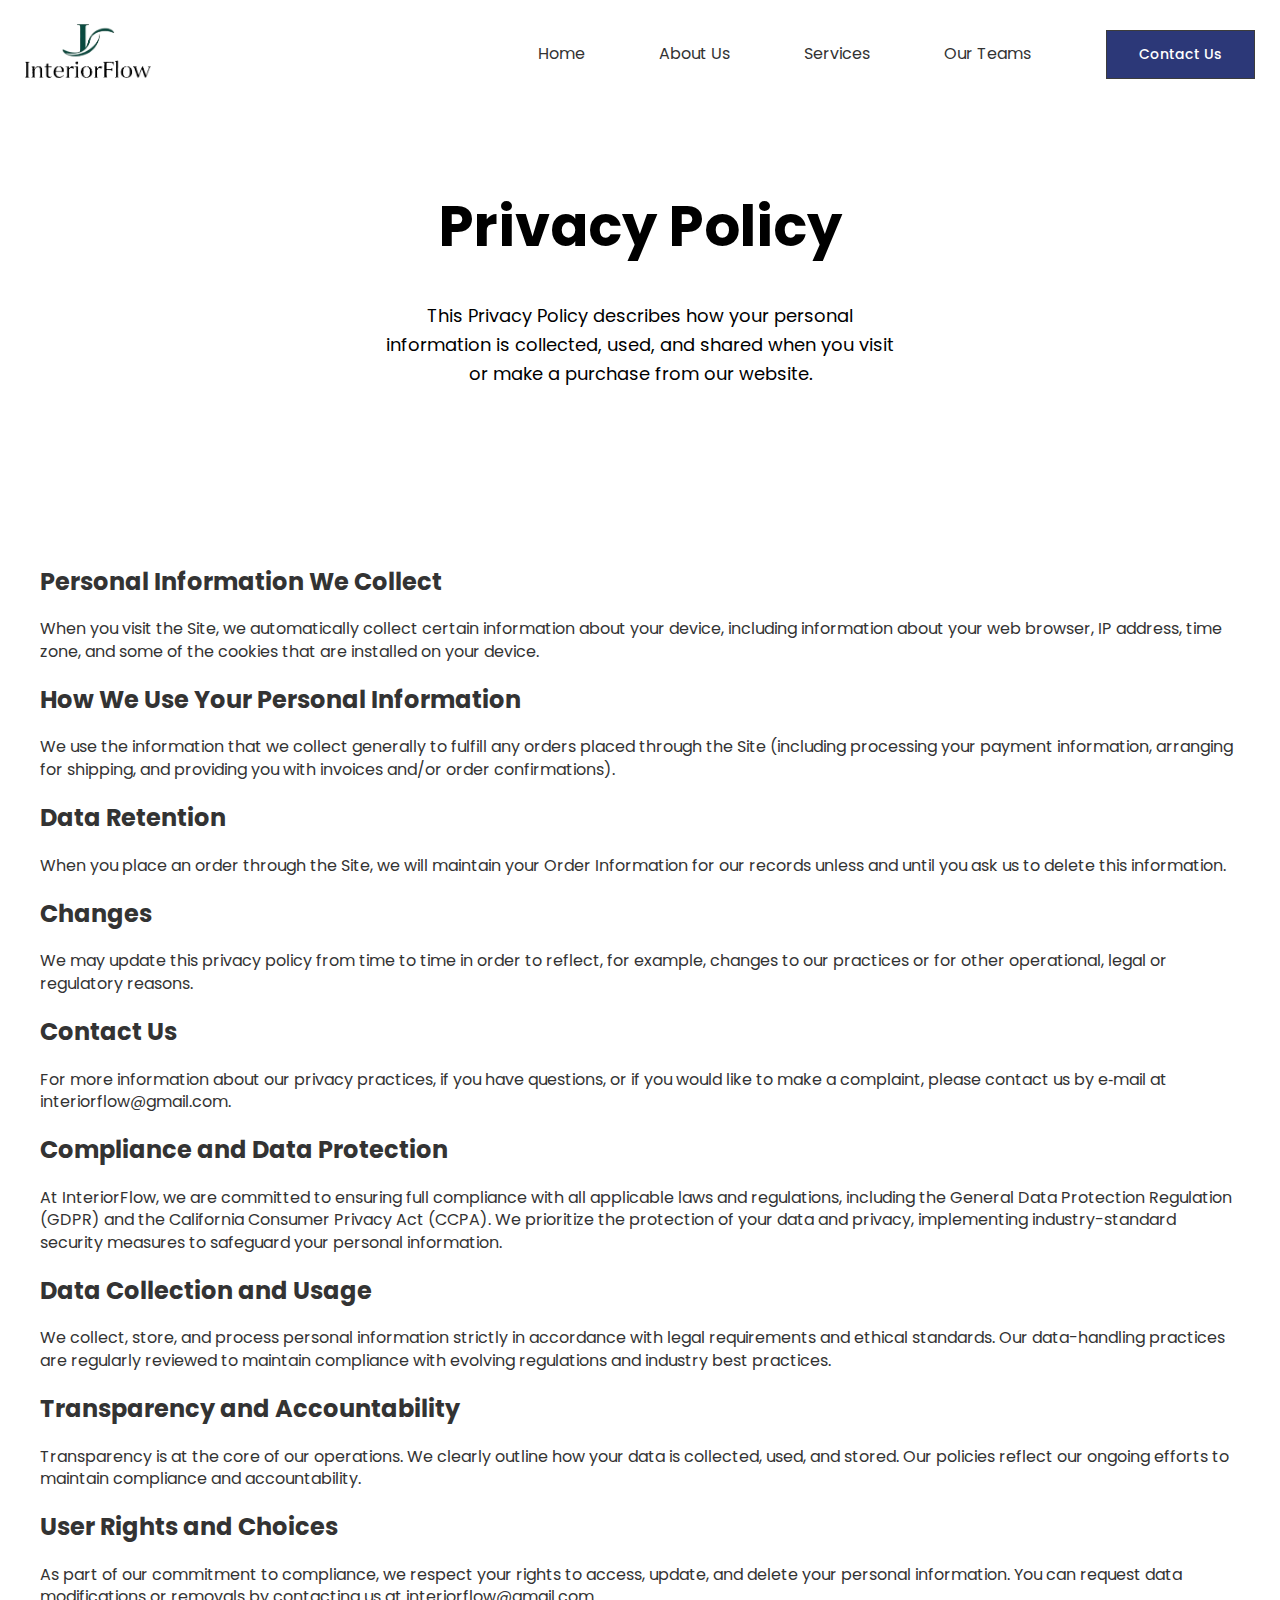
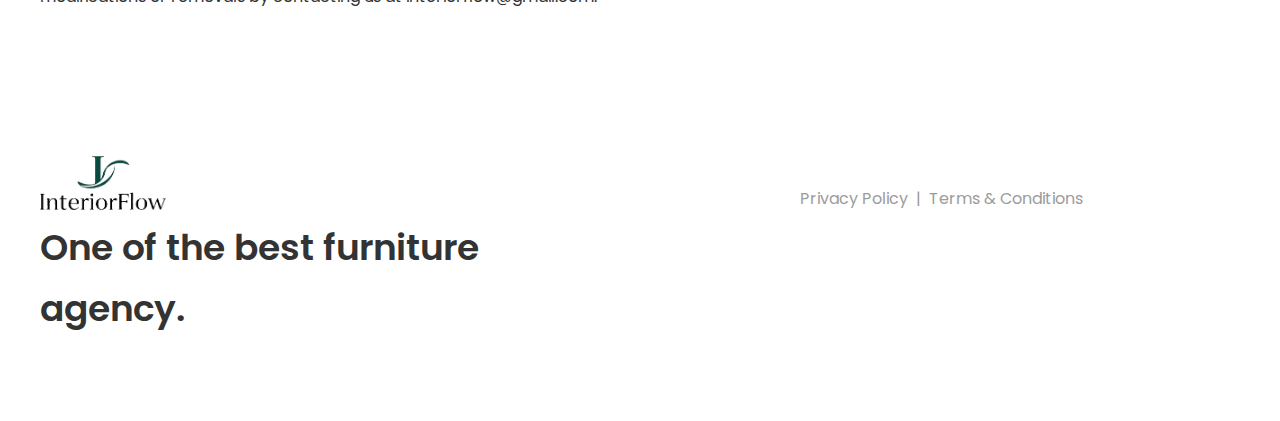
<file: privacy-policy.html>
<!DOCTYPE html>
<html lang="en">
<head>
    <meta charset="UTF-8">
    <meta name="viewport" content="width=device-width, initial-scale=1.0">
    <meta name="description" content="InteriorFlow Privacy Policy - learn how we collect, use and protect your personal data. We value your privacy and ensure complete transparency in data processing.">
    <link rel="icon" type="image/x-icon" href="images/logo.png">
    <link rel="stylesheet" href="css/main.min.css">
    <title>Privacy Policy - InteriorFlow</title>
</head>
<body class="page">
    <header class="header">
        <div class="header__inner container">
            <a href="index.html" class="header__logo logo link-reset">
                <img src="images/logo.png" alt="InteriorFlow logo" class="logo__image" width="126" height="54">
            </a>
            <nav class="header__menu menu">
                <ul class="menu__list list-reset">
                    <li class="menu__item">
                        <a href="index.html" class="menu__link link-reset">Home</a>
                    </li>
                    <li class="menu__item">
                        <a href="about.html" class="menu__link link-reset">About Us</a>
                    </li>
                    <li class="menu__item">
                        <a href="services.html" class="menu__link link-reset">Services</a>
                    </li>
                    <li class="menu__item">
                        <a href="teams.html" class="menu__link link-reset">Our Teams</a>
                    </li>
                </ul>
                <a href="contact.html" class="header__button button link-reset">Contact Us</a>
            </nav>
            <button class="header__burger button-reset visible-mobile">
                <span class="visually-hidden">Open navigation menu</span>
                <span class="header__burger-line"></span>
            </button>
        </div>
    </header>

    <main class="content">
        <section class="hero-page">
            <div class="hero-page__container container">
                <h1 class="hero-page__title title title--large title--dark">Privacy Policy</h1>
                <p class="hero-page__desc desc desc--dark">
                    This Privacy Policy describes how your personal information is collected, used, and shared when you visit or make a purchase from our website.
                </p>
            </div>
        </section>

        <section class="privacy section section--paged">
            <div class="privacy__container container">
                <div class="privacy__content">
                    <h2>Personal Information We Collect</h2>
                    <p>When you visit the Site, we automatically collect certain information about your device, including information about your web browser, IP address, time zone, and some of the cookies that are installed on your device.</p>
                    
                    <h2>How We Use Your Personal Information</h2>
                    <p>We use the information that we collect generally to fulfill any orders placed through the Site (including processing your payment information, arranging for shipping, and providing you with invoices and/or order confirmations).</p>
                    
                    <h2>Data Retention</h2>
                    <p>When you place an order through the Site, we will maintain your Order Information for our records unless and until you ask us to delete this information.</p>
                    
                    <h2>Changes</h2>
                    <p>We may update this privacy policy from time to time in order to reflect, for example, changes to our practices or for other operational, legal or regulatory reasons.</p>
                    
                    <h2>Contact Us</h2>
                    <p>For more information about our privacy practices, if you have questions, or if you would like to make a complaint, please contact us by e‑mail at interiorflow@gmail.com.</p>
                    
                    <h2>Compliance and Data Protection</h2>
                    <p>At InteriorFlow, we are committed to ensuring full compliance with all applicable laws and regulations, including the General Data Protection Regulation (GDPR) and the California Consumer Privacy Act (CCPA). We prioritize the protection of your data and privacy, implementing industry-standard security measures to safeguard your personal information.</p>
                    
                    <h2>Data Collection and Usage</h2>
                    <p>We collect, store, and process personal information strictly in accordance with legal requirements and ethical standards. Our data-handling practices are regularly reviewed to maintain compliance with evolving regulations and industry best practices.</p>
                    
                    <h2>Transparency and Accountability</h2>
                    <p>Transparency is at the core of our operations. We clearly outline how your data is collected, used, and stored. Our policies reflect our ongoing efforts to maintain compliance and accountability.</p>
                    
                    <h2>User Rights and Choices</h2>
                    <p>As part of our commitment to compliance, we respect your rights to access, update, and delete your personal information. You can request data modifications or removals by contacting us at interiorflow@gmail.com.</p>
                </div>
            </div>
        </section>
    </main>

    <footer class="footer">
        <div class="footer__container container">
            <div class="footer__content">
                <a href="index.html" class="footer__logo logo link-reset">
                    <img src="images/logo.png" alt="InteriorFlow logo" class="logo__image" width="126" height="54">
                </a>
                <h2 class="footer__title title">One of the best furniture agency.</h2>
            </div>
            <div class="footer__discuss">
                <div class="footer__links">
                    <a href="privacy-policy.html" class="link-reset">Privacy Policy</a> | 
                    <a href="terms-conditions.html" class="link-reset">Terms & Conditions</a>
                </div>
            </div>
        </div>
    </footer>
    <script src="js/main.js"></script>
</body>
</html>
</file>
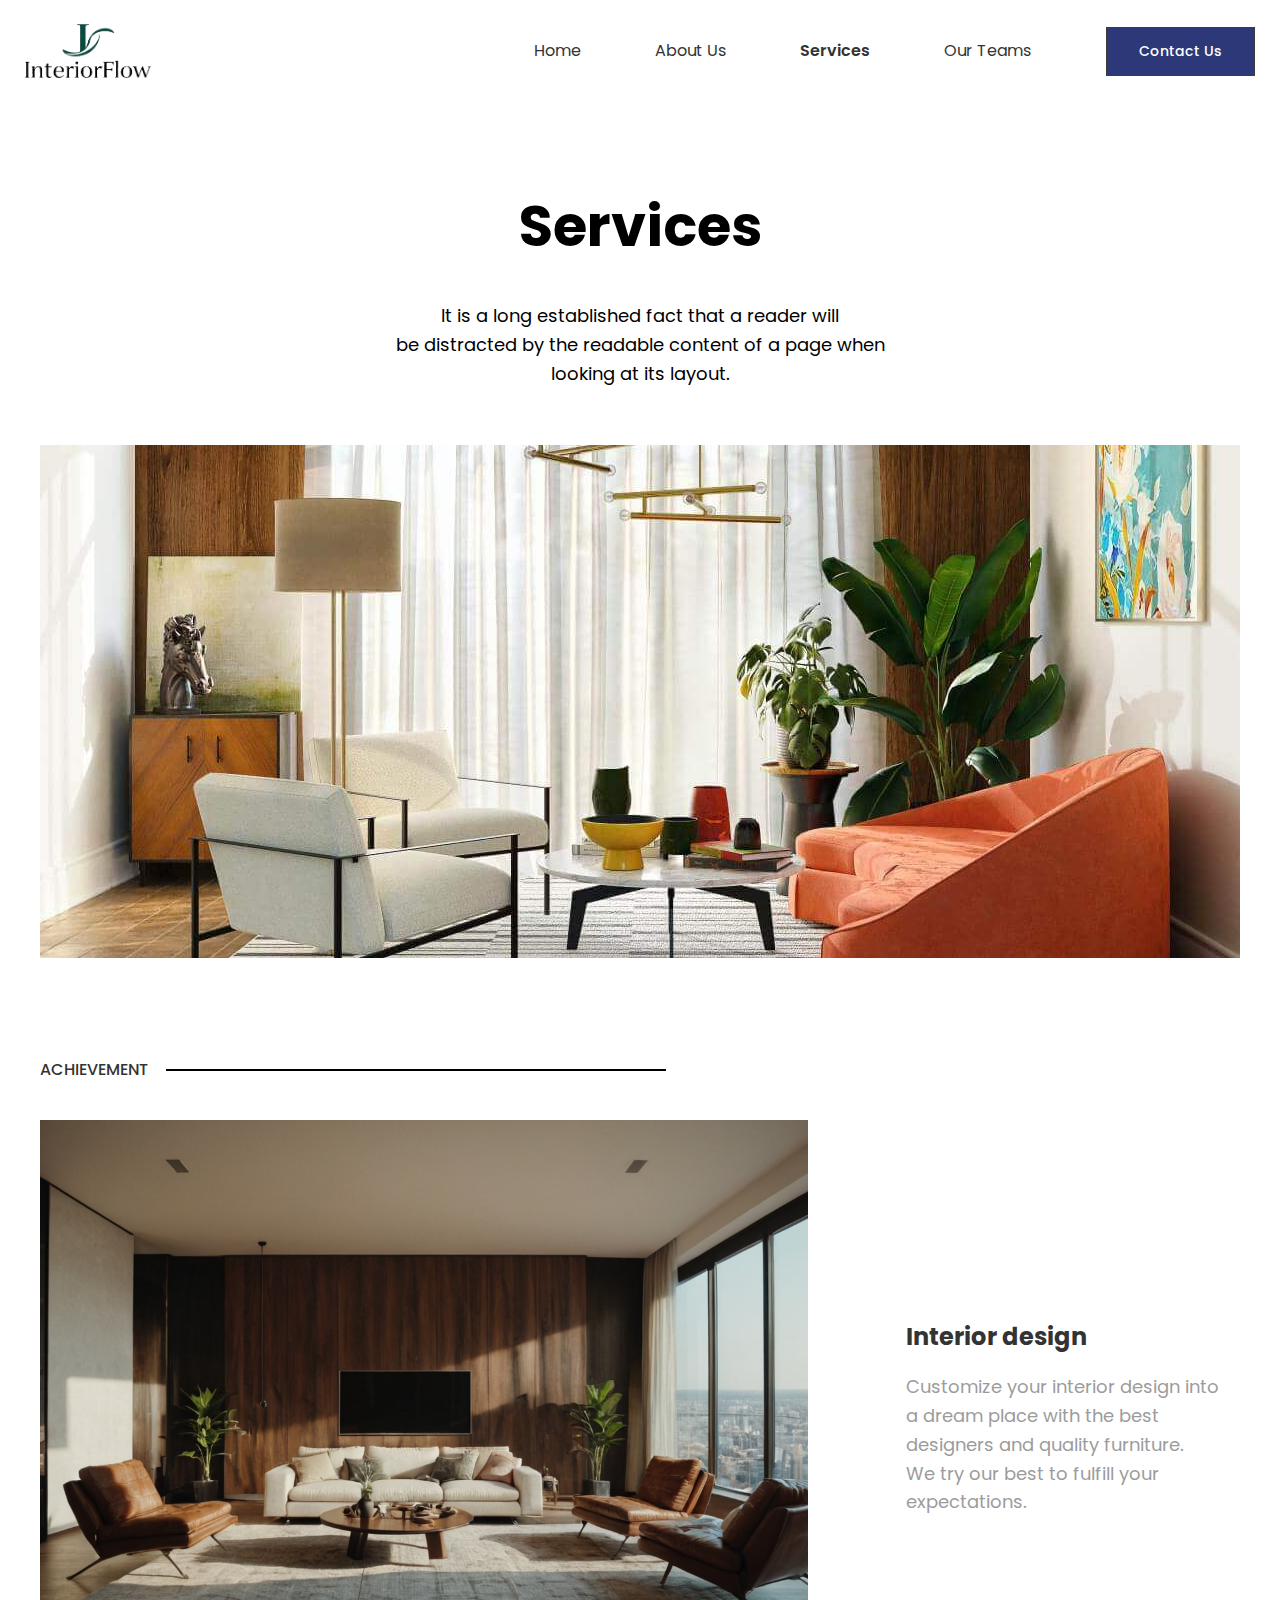
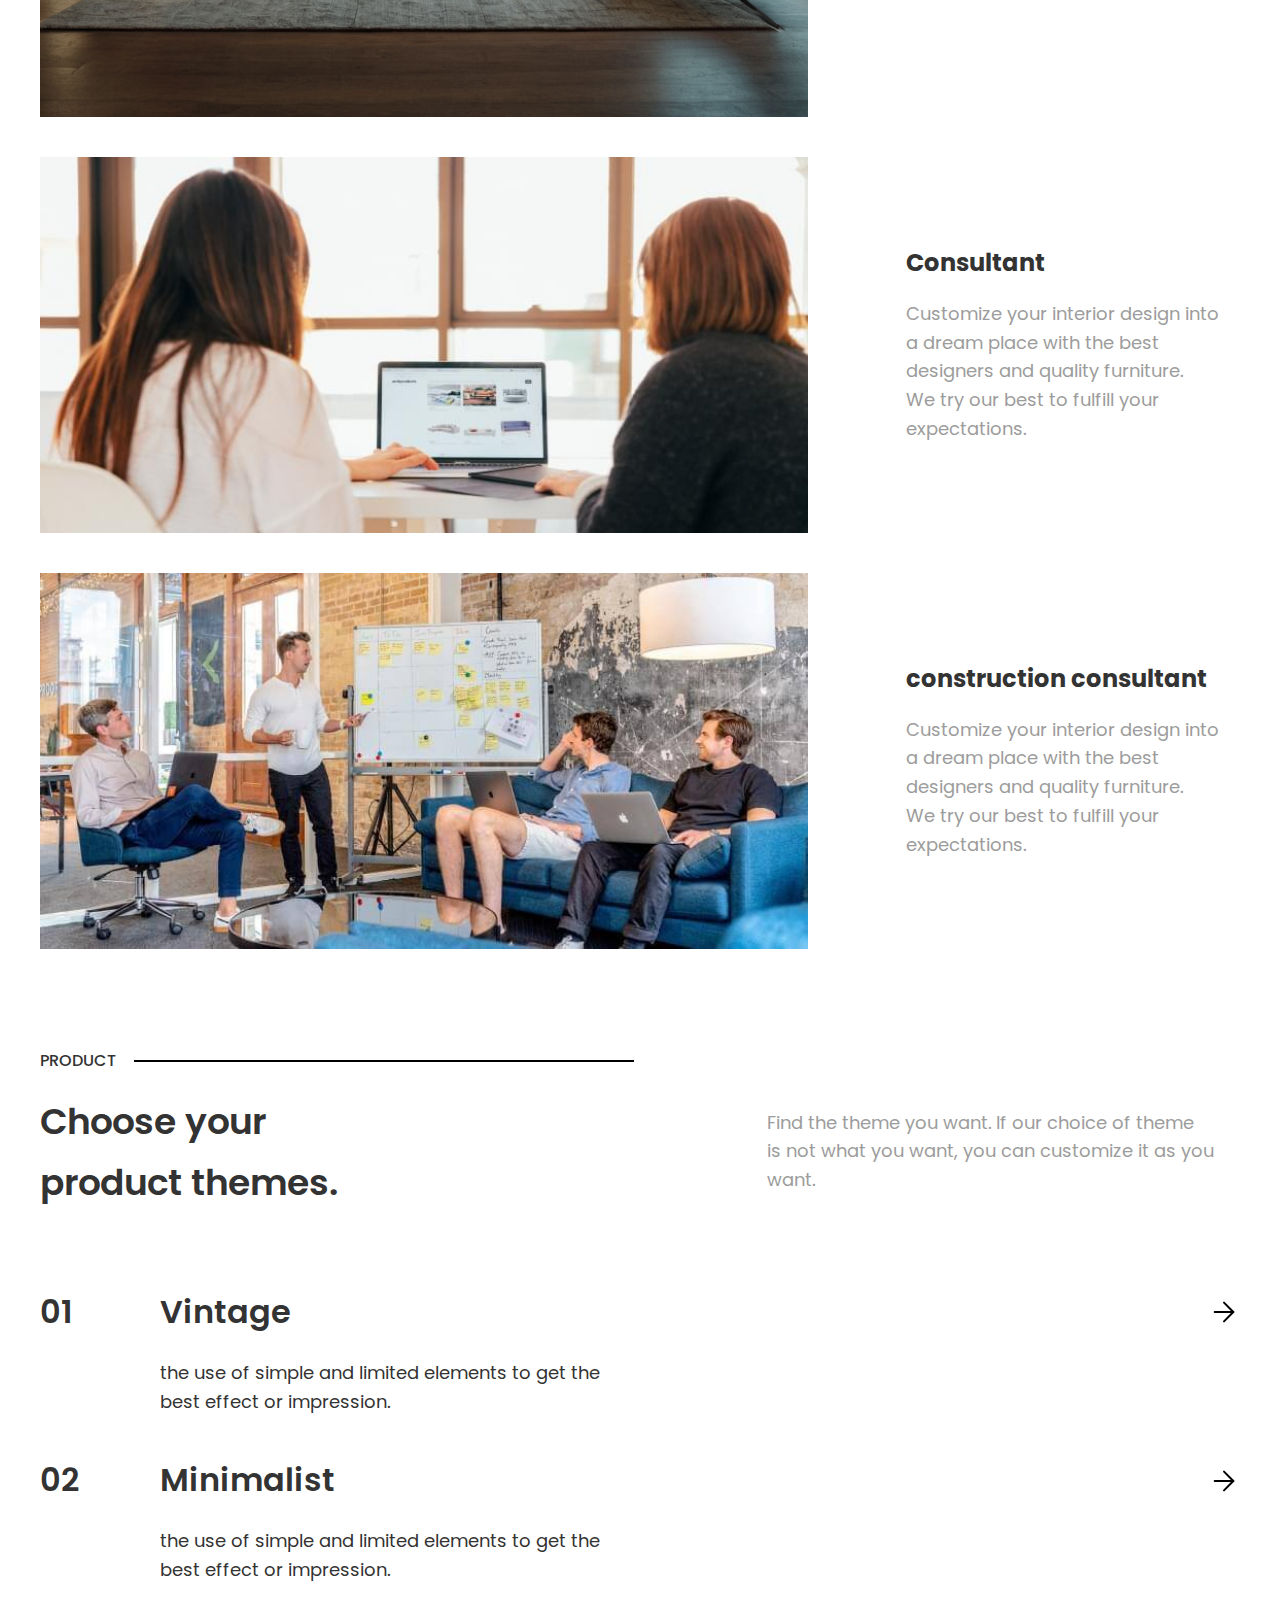
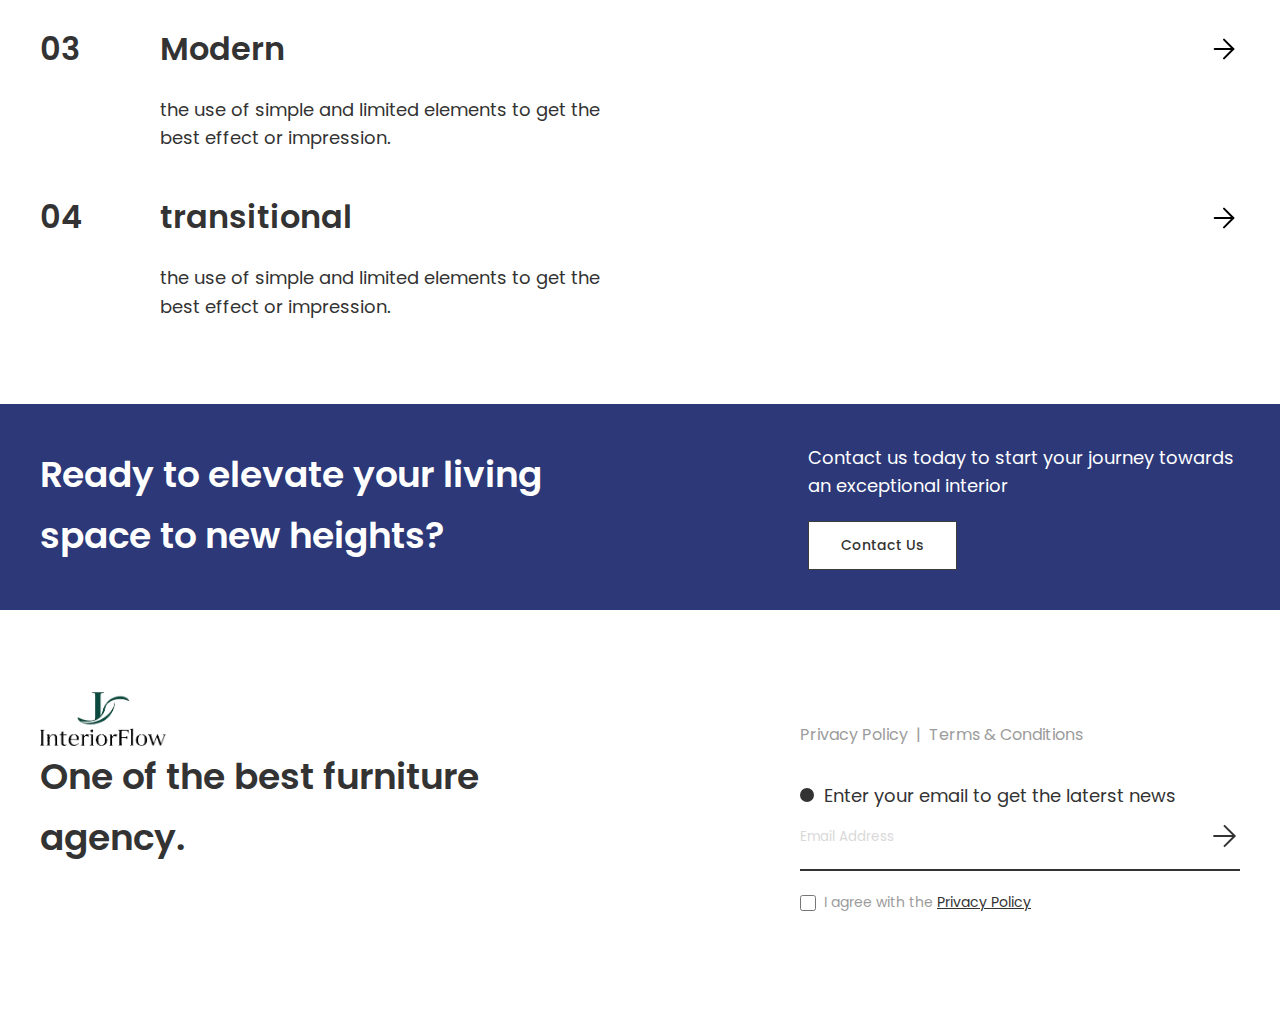
<file: services.html>
<html lang="en">
  <head>
    <meta charset="UTF-8" />
    <meta name="viewport" content="width=device-width,initial-scale=1" />
		<meta name="description" content="InteriorFlow is a leading furniture design studio in India since 2025. We specialize in creating beautiful and functional furniture for your home or office.">
    <link rel="icon" type="image/x-icon" href="images/logo.png">
    <link rel="stylesheet" href="css/main.min.css" />
    <title>Services</title>
  </head>
  <body class="page">
    <header class="header">
      <div class="header__inner container">
        <a href="services.html" class="header__logo logo link-reset"
          ><img
            src="images/logo.png"
            alt="InteriorFlow logo"
            class="logo__image"
            width="126"
            height="54"
        /></a>
        <nav class="header__menu menu">
          <ul class="menu__list list-reset">
            <li class="menu__item">
              <a href="index.html" class="menu__link link-reset">Home</a>
            </li>
            <li class="menu__item">
              <a href="about.html" class="menu__link link-reset">About Us</a>
            </li>
            <li class="menu__item">
              <a href="services.html" class="menu__link menu__link--active link-reset"
                >Services</a
              >
            </li>
            <li class="menu__item">
              <a href="teams.html" class="menu__link link-reset">Our Teams</a>
            </li>
          </ul>
          <a href="contact.html" class="header__button button link-reset"
            >Contact Us</a
          >
        </nav>
        <button class="header__burger button-reset visible-mobile">
          <span class="visually-hidden">Open navigation menu</span>
          <span class="header__burger-line"></span>
        </button>
      </div>
    </header>
    <main class="content">
      <section class="hero-page">
        <div class="hero-page__container container">
          <h1 class="hero-page__title title title--large title--dark">
            Services
          </h1>
          <p class="hero-page__desc desc desc--dark">
            It&nbsp;is&nbsp;a&nbsp;long established fact that a&nbsp;reader will
            be&nbsp;distracted by&nbsp;the readable content of&nbsp;a&nbsp;page
            when looking at&nbsp;its layout.
          </p>
          <div class="hero-page__image">
            <img
              src="images/services-hero.jpg"
              alt="Hero bg"
              width="1200"
              height="513"
            />
          </div>
        </div>
      </section>
      <section class="services-achievement section section--paged">
        <h2 class="visually-hidden">Section Achievement</h2>
        <div class="services-achievement__container container">
          <div class="services-achievement__head head">
            <div class="head__title">ACHIEVEMENT</div>
          </div>
          <div class="services-achievement__content">
            <ul class="services-achievement__list list-reset">
              <li class="services-achievement__item">
                <article class="services-achievement__card">
                  <img
                    src="images/services-1.jpg"
                    alt="Interior design consultation service"
                    class="services-achievement__card-image"
                    width="746"
                    height="365"
                    loading="lazy"
                  />
                  <div class="services-achievement__card-content">
                    <h3 class="services-achievement__card-title">
                      Interior design
                    </h3>
                    <p class="services-achievement__card-desc desc">
                      Customize your interior design into a&nbsp;dream place
                      with the best designers and quality furniture. We&nbsp;try
                      our best to&nbsp;fulfill your expectations.
                    </p>
                  </div>
                </article>
              </li>
              <li class="services-achievement__item">
                <article class="services-achievement__card">
                  <img
                    src="images/services-2.jpg"
                    alt="Project planning and development service"
                    class="services-achievement__card-image"
                    width="746"
                    height="365"
                    loading="lazy"
                  />
                  <div class="services-achievement__card-content">
                    <h3 class="services-achievement__card-title">Consultant</h3>
                    <p class="services-achievement__card-desc desc">
                      Customize your interior design into a&nbsp;dream place
                      with the best designers and quality furniture. We&nbsp;try
                      our best to&nbsp;fulfill your expectations.
                    </p>
                  </div>
                </article>
              </li>
              <li class="services-achievement__item">
                <article class="services-achievement__card">
                  <img
                    src="images/services-3.jpg"
                    alt="Execution and supervision service"
                    class="services-achievement__card-image"
                    width="746"
                    height="365"
                    loading="lazy"
                  />
                  <div class="services-achievement__card-content">
                    <h3 class="services-achievement__card-title">
                      construction consultant
                    </h3>
                    <p class="services-achievement__card-desc desc">
                      Customize your interior design into a&nbsp;dream place
                      with the best designers and quality furniture. We&nbsp;try
                      our best to&nbsp;fulfill your expectations.
                    </p>
                  </div>
                </article>
              </li>
            </ul>
          </div>
        </div>
      </section>
      <section class="product section">
        <div class="product__container container">
          <div class="product__head head">
            <div class="head__title">PRODUCT</div>
          </div>
          <div class="product__text">
            <h2 class="product__title title">Choose your product themes.</h2>
            <p class="product__desc desc">
              Find the theme you want. If&nbsp;our choice of&nbsp;theme
              is&nbsp;not what you want, you can customize it&nbsp;as&nbsp;you
              want.
            </p>
          </div>
          <ol class="product__list list-reset">
            <li class="product__item">
              <details class="product__accardion" open="">
                <summary class="product__accardion-header">
                  <h3 class="product__accardion-title title-reset">Vintage</h3>
                  <span class="product__accardion-indicator"
                    ><svg
                      width="32"
                      height="32"
                      viewBox="0 0 32 32"
                      fill="none"
                      xmlns="http://www.w3.org/2000/svg"
                    >
                      <path
                        d="M6.66699 16H25.3337"
                        stroke="black"
                        stroke-width="2"
                        stroke-linecap="round"
                        stroke-linejoin="round"
                      ></path>
                      <path
                        d="M16 6.66663L25.3333 16L16 25.3333"
                        stroke="black"
                        stroke-width="2"
                        stroke-linecap="round"
                        stroke-linejoin="round"
                      ></path></svg></span>
                </summary>
                <p class="product__accardion-desc desc">
                  the use of&nbsp;simple and limited elements to&nbsp;get the
                  best effect or impression.
                </p>
              </details>
            </li>
            <li class="product__item">
              <details class="product__accardion" open="">
                <summary class="product__accardion-header">
                  <h3 class="product__accardion-title title-reset">
                    Minimalist
                  </h3>
                  <span class="product__accardion-indicator"
                    ><svg
                      width="32"
                      height="32"
                      viewBox="0 0 32 32"
                      fill="none"
                      xmlns="http://www.w3.org/2000/svg"
                    >
                      <path
                        d="M6.66699 16H25.3337"
                        stroke="black"
                        stroke-width="2"
                        stroke-linecap="round"
                        stroke-linejoin="round"
                      ></path>
                      <path
                        d="M16 6.66663L25.3333 16L16 25.3333"
                        stroke="black"
                        stroke-width="2"
                        stroke-linecap="round"
                        stroke-linejoin="round"
                      ></path></svg></span>
                </summary>
                <p class="product__accardion-desc desc">
                  the use of&nbsp;simple and limited elements to&nbsp;get the
                  best effect or impression.
                </p>
              </details>
            </li>
            <li class="product__item">
              <details class="product__accardion" open="">
                <summary class="product__accardion-header">
                  <h3 class="product__accardion-title title-reset">Modern</h3>
                  <span class="product__accardion-indicator"
                    ><svg
                      width="32"
                      height="32"
                      viewBox="0 0 32 32"
                      fill="none"
                      xmlns="http://www.w3.org/2000/svg"
                    >
                      <path
                        d="M6.66699 16H25.3337"
                        stroke="black"
                        stroke-width="2"
                        stroke-linecap="round"
                        stroke-linejoin="round"
                      ></path>
                      <path
                        d="M16 6.66663L25.3333 16L16 25.3333"
                        stroke="black"
                        stroke-width="2"
                        stroke-linecap="round"
                        stroke-linejoin="round"
                      ></path></svg></span>
                </summary>
                <p class="product__accardion-desc desc">
                  the use of&nbsp;simple and limited elements to&nbsp;get the
                  best effect or impression.
                </p>
              </details>
            </li>
            <li class="product__item">
              <details class="product__accardion" open="">
                <summary class="product__accardion-header">
                  <h3 class="product__accardion-title title-reset">
                    transitional
                  </h3>
                  <span class="product__accardion-indicator"
                    ><svg
                      width="32"
                      height="32"
                      viewBox="0 0 32 32"
                      fill="none"
                      xmlns="http://www.w3.org/2000/svg"
                    >
                      <path
                        d="M6.66699 16H25.3337"
                        stroke="black"
                        stroke-width="2"
                        stroke-linecap="round"
                        stroke-linejoin="round"
                      ></path>
                      <path
                        d="M16 6.66663L25.3333 16L16 25.3333"
                        stroke="black"
                        stroke-width="2"
                        stroke-linecap="round"
                        stroke-linejoin="round"
                      ></path></svg></span>
                </summary>
                <p class="product__accardion-desc desc">
                  the use of&nbsp;simple and limited elements to&nbsp;get the
                  best effect or impression.
                </p>
              </details>
            </li>
          </ol>
        </div>
      </section>
      <section class="services-discuss">
        <div class="services-discuss__container container">
          <h2 class="services-discuss__title title title--light">
            Ready to elevate your living space to new heights?
          </h2>
          <div class="services-discuss__content">
            <p class="services-discuss__desc desc desc--light">
              Contact us today to start your journey towards an exceptional interior
            </p>
            <a
              href="contact.html"
              class="services-discuss__link button button--light link-reset"
              >Contact Us</a
            >
          </div>
        </div>
      </section>
    </main>
    <footer class="footer">
      <div class="footer__container container">
        <div class="footer__content">
          <a href="services.html" class="footer__logo logo link-reset">
            <img
              src="images/logo.png"
              alt="InteriorFlow logo"
              class="logo__image"
              width="126"
              height="54"
            />
          </a>
          <h2 class="footer__title title">One of the best furniture agency.</h2>
        </div>
        <div class="footer__discuss">
          <div class="footer__links">
            <a href="privacy-policy.html" class="link-reset">Privacy Policy</a> | 
            <a href="terms-conditions.html" class="link-reset">Terms & Conditions</a>
          </div>
          <form class="footer__form" action="thanks_form.php" method="post">
            <label for="email" class="footer__form-label">Enter your email to&nbsp;get the laterst news</label>
            <div class="footer__form-field">
              <input
                class="footer__form-input input-reset"
                id="email"
                type="email"
                name="email"
                placeholder="Email Address"
                required
              />
              <button class="footer__form-button button-reset" type="submit">
                <svg width="32" height="32" viewBox="0 0 32 32" fill="none">
                  <path d="M5.33325 16H26.6666" stroke="#333333" stroke-width="2" />
                  <path d="M16 5.33337L26.6667 16L16 26.6667" stroke="#333333" stroke-width="2" />
                </svg>
              </button>
            </div>
            <div class="footer__form-checkbox">
              <input type="checkbox" id="privacy" name="privacy" required class="footer__form-checkbox-input">
              <label for="privacy" class="footer__form-checkbox-label">I agree with the <a href="privacy-policy.html" class="link-reset">Privacy Policy</a></label>
            </div>
          </form>
        </div>
      </div>
    </footer>
    <script src="js/main.js"></script>
  </body>
</html>
</file>
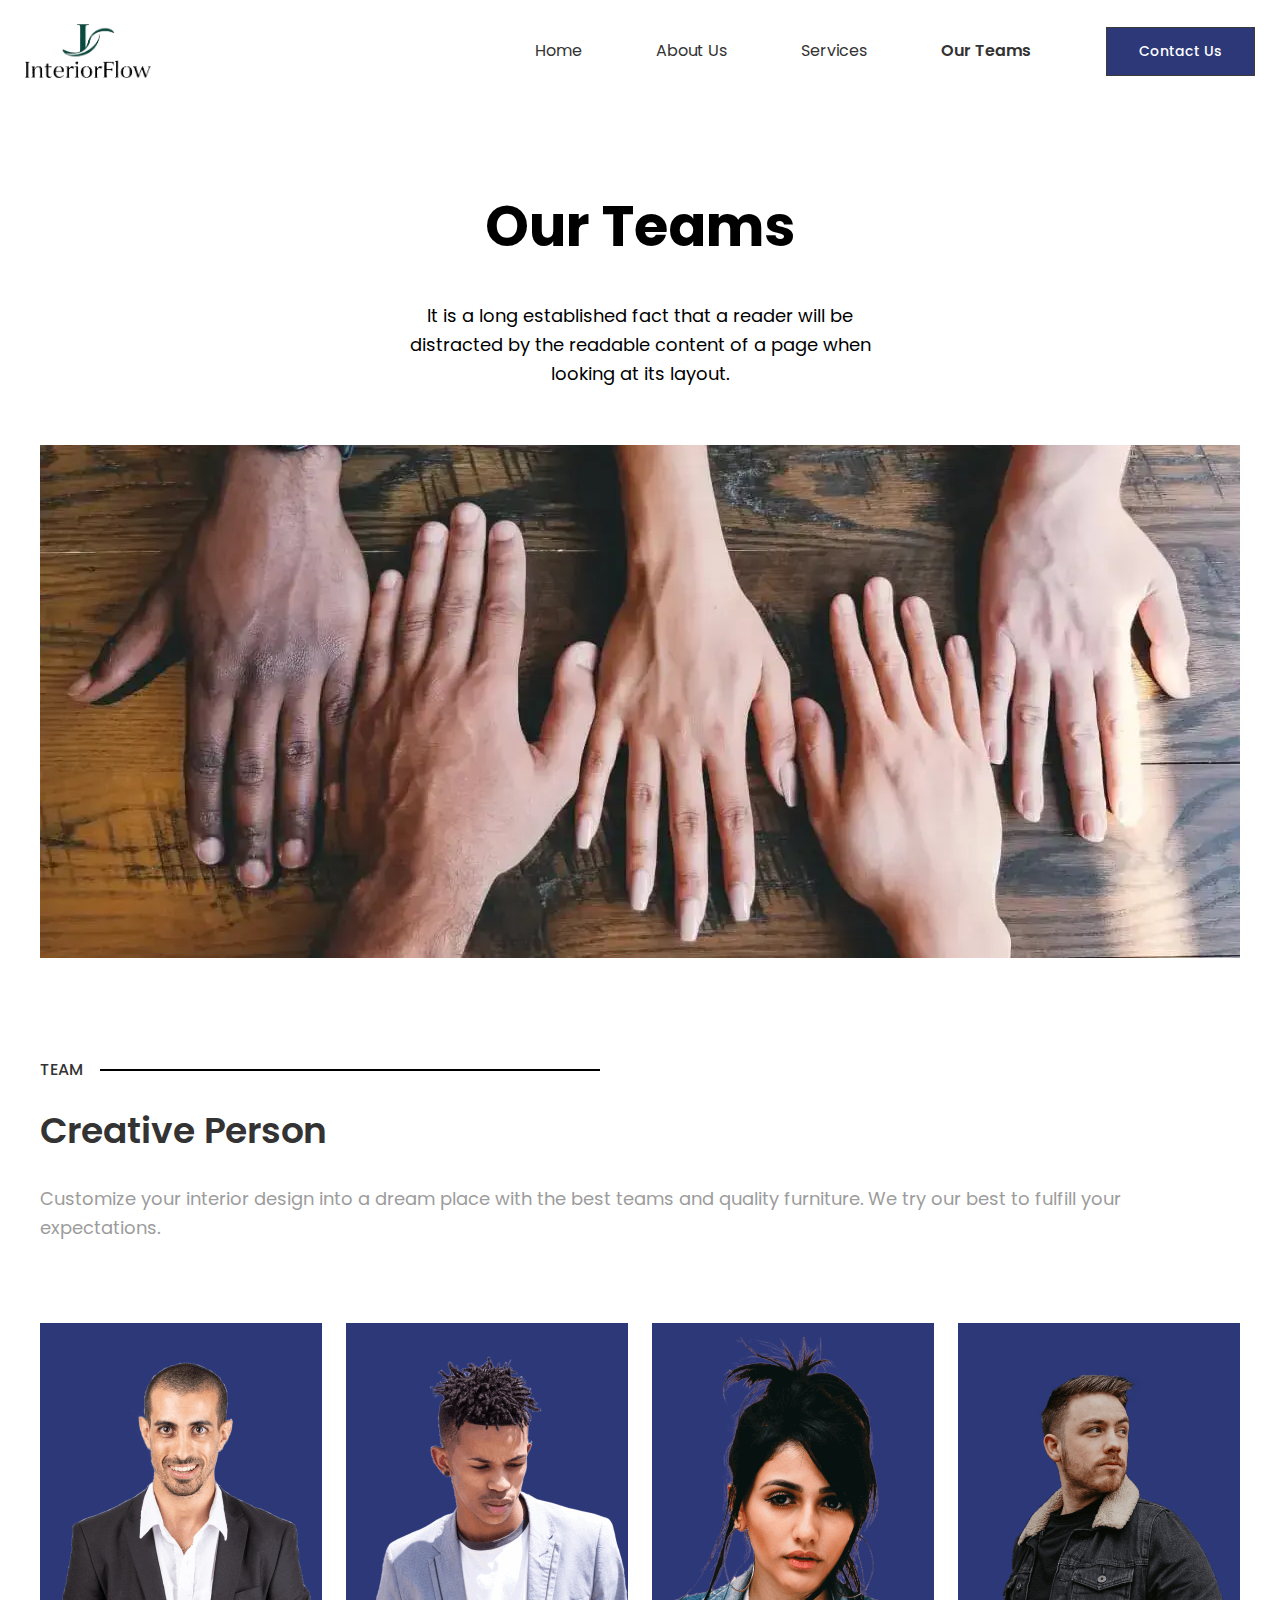
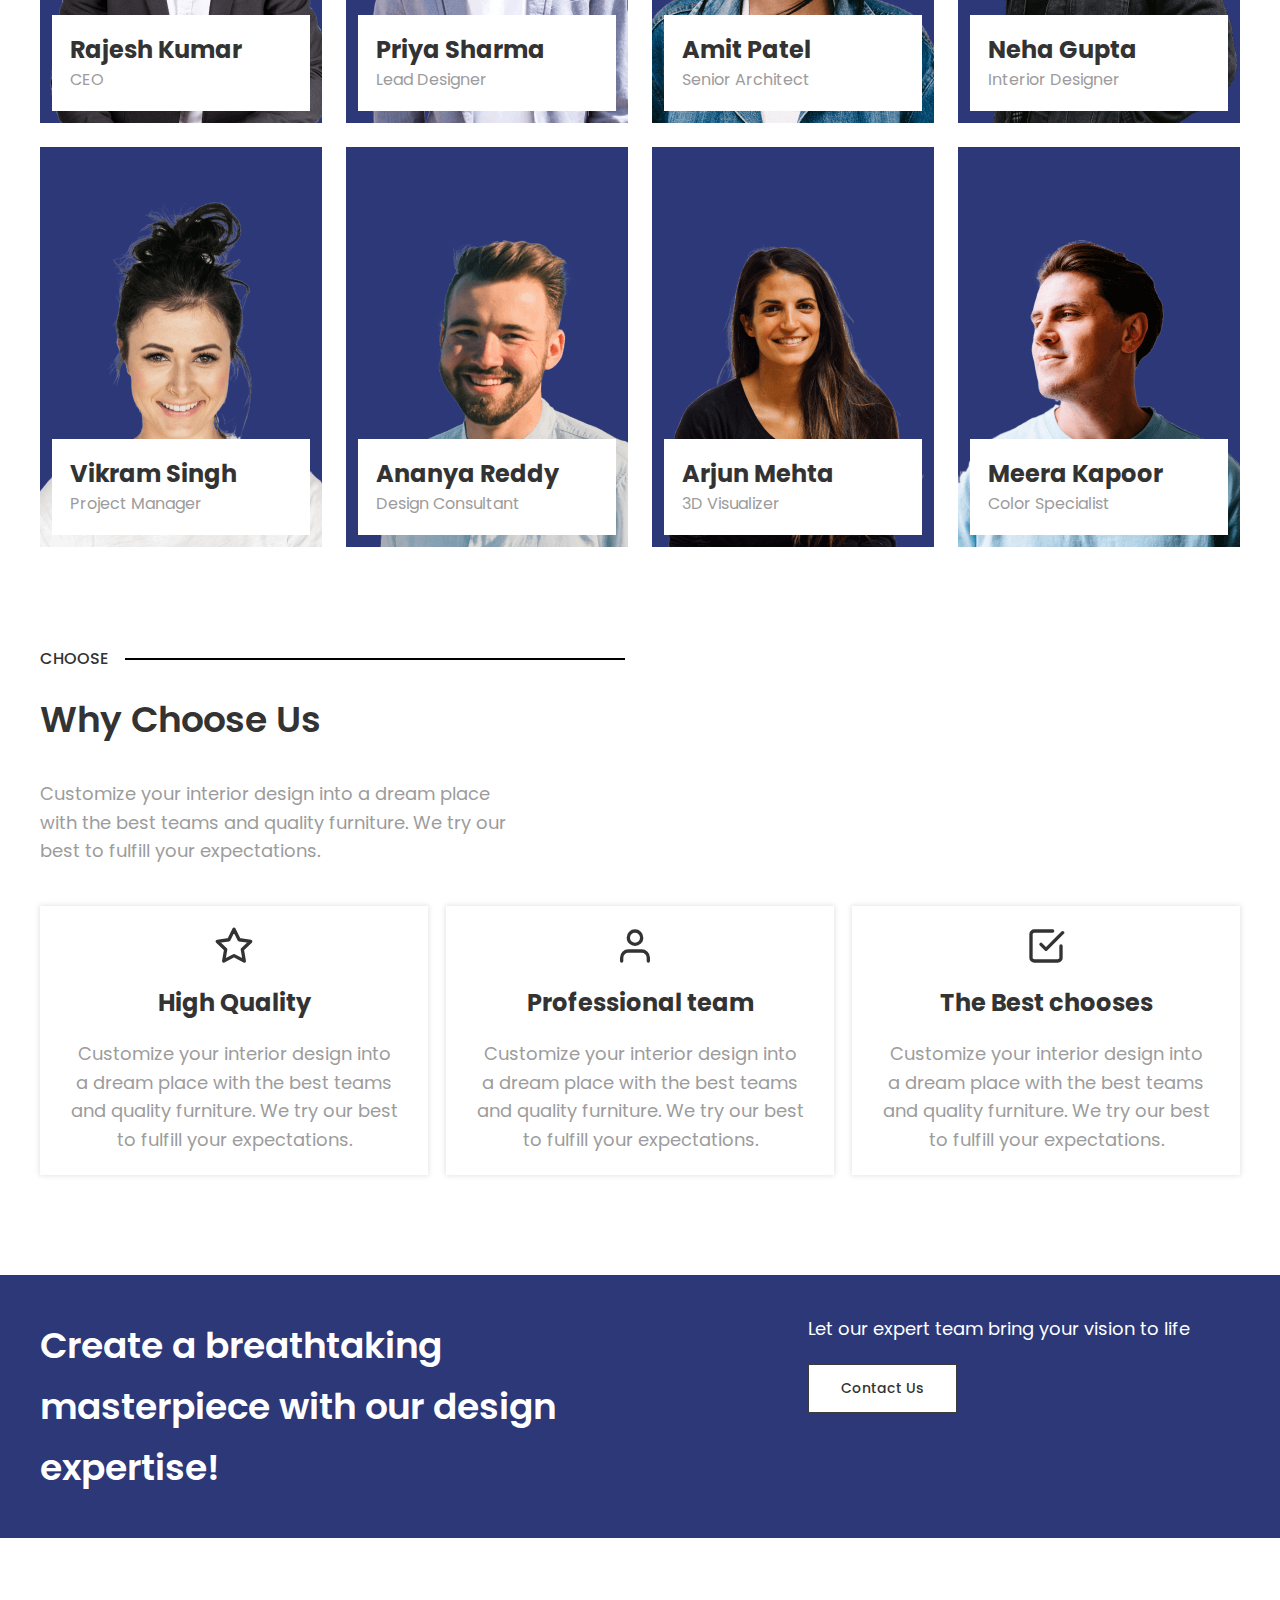
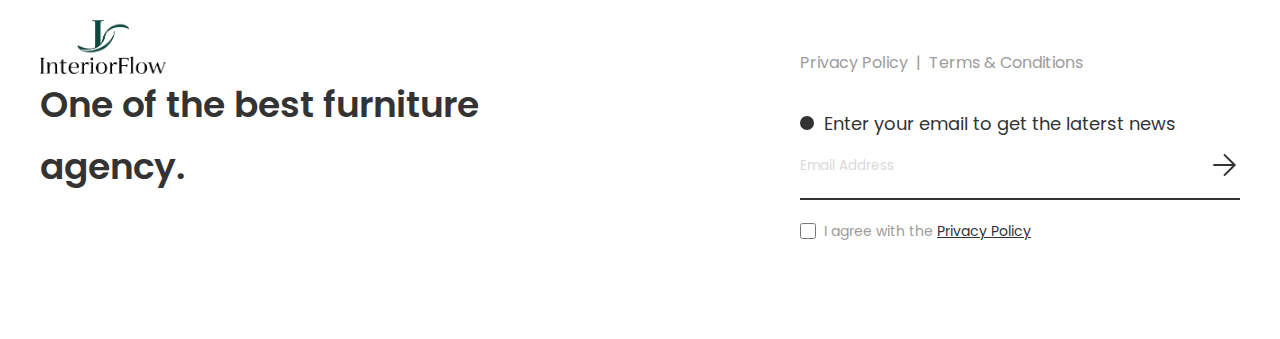
<file: teams.html>
<html lang="en">
  <head>
    <meta charset="UTF-8" />
    <meta name="viewport" content="width=device-width,initial-scale=1" />
    <meta name="description" content="Meet our professional team of InteriorFlow designers. Each specialist has extensive experience in creating unique interiors and is ready to implement projects of any complexity." />
    <link rel="icon" type="image/x-icon" href="images/logo.png">
    <link rel="stylesheet" href="css/main.min.css" />
    <title>Our Teams</title>
  </head>
  <body class="page">
    <header class="header">
      <div class="header__inner container">
        <a href="teams.html" class="header__logo logo link-reset"
          ><img
            src="images/logo.png"
            alt="InteriorFlow logo"
            class="logo__image"
            width="126"
            height="54"
        /></a>
        <nav class="header__menu menu">
          <ul class="menu__list list-reset">
            <li class="menu__item">
              <a href="index.html" class="menu__link link-reset">Home</a>
            </li>
            <li class="menu__item">
              <a href="about.html" class="menu__link link-reset">About Us</a>
            </li>
            <li class="menu__item">
              <a href="services.html" class="menu__link link-reset">Services</a>
            </li>
            <li class="menu__item">
              <a href="teams.html" class="menu__link menu__link--active link-reset"
                >Our Teams</a
              >
            </li>
          </ul>
          <a href="contact.html" class="header__button button link-reset"
            >Contact Us</a
          >
        </nav>
        <button class="header__burger button-reset visible-mobile">
          <span class="visually-hidden">Open navigation menu</span>
          <span class="header__burger-line"></span>
        </button>
      </div>
    </header>
    <main class="content">
      <section class="hero-page">
        <div class="hero-page__container container">
          <h1 class="hero-page__title title title--large title--dark">
            Our Teams
          </h1>
          <p class="hero-page__desc desc desc--dark">
            It&nbsp;is&nbsp;a&nbsp;long established fact that a&nbsp;reader will
            be distracted by&nbsp;the readable content of&nbsp;a&nbsp;page when
            looking at&nbsp;its layout.
          </p>
          <div class="hero-page__image">
            <picture
              ><source
                srcset="images/hero-teams.webp"
                type="image/webp" />
              <img
                src="images/hero-teams.webp"
                alt="Our professional interior design team"
                width="1200"
                height="513"
            /></picture>
          </div>
        </div>
      </section>
      <section class="team section section--paged">
        <div class="team__container container">
          <div class="team__head head"><div class="head__title">team</div></div>
          <div class="team__content">
            <h2 class="team__title title">Creative Person</h2>
            <p class="team__desc desc">
              Customize your interior design into a&nbsp;dream place with the
              best teams and quality furniture. We&nbsp;try our best
              to&nbsp;fulfill your expectations.
            </p>
            <ul class="team__list list-reset">
              <li class="team__item">
                <a href="teams.html" class="team__link link-reset">
                  <div class="team__link-content">
                    <h3 class="team__link-name">Rajesh Kumar</h3>
                    <span class="team__link-post">CEO</span>
                  </div>
                </a>
              </li>
              <li class="team__item">
                <a href="teams.html" class="team__link link-reset">
                  <div class="team__link-content">
                    <h3 class="team__link-name">Priya Sharma</h3>
                    <span class="team__link-post">Lead Designer</span>
                  </div>
                </a>
              </li>
              <li class="team__item">
                <a href="teams.html" class="team__link link-reset">
                  <div class="team__link-content">
                    <h3 class="team__link-name">Amit Patel</h3>
                    <span class="team__link-post">Senior Architect</span>
                  </div>
                </a>
              </li>
              <li class="team__item">
                <a href="teams.html" class="team__link link-reset">
                  <div class="team__link-content">
                    <h3 class="team__link-name">Neha Gupta</h3>
                    <span class="team__link-post">Interior Designer</span>
                  </div>
                </a>
              </li>
              <li class="team__item">
                <a href="teams.html" class="team__link link-reset">
                  <div class="team__link-content">
                    <h3 class="team__link-name">Vikram Singh</h3>
                    <span class="team__link-post">Project Manager</span>
                  </div>
                </a>
              </li>
              <li class="team__item">
                <a href="teams.html" class="team__link link-reset">
                  <div class="team__link-content">
                    <h3 class="team__link-name">Ananya Reddy</h3>
                    <span class="team__link-post">Design Consultant</span>
                  </div>
                </a>
              </li>
              <li class="team__item">
                <a href="teams.html" class="team__link link-reset">
                  <div class="team__link-content">
                    <h3 class="team__link-name">Arjun Mehta</h3>
                    <span class="team__link-post">3D Visualizer</span>
                  </div>
                </a>
              </li>
              <li class="team__item">
                <a href="teams.html" class="team__link link-reset">
                  <div class="team__link-content">
                    <h3 class="team__link-name">Meera Kapoor</h3>
                    <span class="team__link-post">Color Specialist</span>
                  </div>
                </a>
              </li>
            </ul>
          </div>
        </div>
      </section>
      <section class="choose section section--paged">
        <div class="choose__container container">
          <div class="choose__head head">
            <div class="head__title">choose</div>
          </div>
          <div class="choose__content">
            <h2 class="choose__title title">Why Choose Us</h2>
            <p class="choose__desc desc">
              Customize your interior design into a&nbsp;dream place with the
              best teams and quality furniture. We&nbsp;try our best
              to&nbsp;fulfill your expectations.
            </p>
            <ul class="choose__list list-reset">
              <li class="choose__item">
                <article class="choose__card">
                  <div class="choose__card-icon">
                    <svg width="40" height="40" viewBox="0 0 24 24" fill="none" xmlns="http://www.w3.org/2000/svg">
                      <path d="M12 2L15.09 8.26L22 9.27L17 14.14L18.18 21.02L12 17.77L5.82 21.02L7 14.14L2 9.27L8.91 8.26L12 2Z" stroke="currentColor" stroke-width="2" stroke-linecap="round" stroke-linejoin="round"/>
                    </svg>
                  </div>
                  <h3 class="choose__card-title">High Quality</h3>
                  <p class="choose__card-desc desc">
                    Customize your interior design into a&nbsp;dream place with
                    the best teams and quality furniture. We&nbsp;try our best
                    to&nbsp;fulfill your expectations.
                  </p>
                </article>
              </li>
              <li class="choose__item">
                <article class="choose__card">
                  <div class="choose__card-icon">
                    <svg width="40" height="40" viewBox="0 0 24 24" fill="none" xmlns="http://www.w3.org/2000/svg">
                      <path d="M17 21V19C17 17.9391 16.5786 16.9217 15.8284 16.1716C15.0783 15.4214 14.0609 15 13 15H5C3.93913 15 2.92172 15.4214 2.17157 16.1716C1.42143 16.9217 1 17.9391 1 19V21" stroke="currentColor" stroke-width="2" stroke-linecap="round" stroke-linejoin="round"/>
                      <path d="M9 11C11.2091 11 13 9.20914 13 7C13 4.79086 11.2091 3 9 3C6.79086 3 5 4.79086 5 7C5 9.20914 6.79086 11 9 11Z" stroke="currentColor" stroke-width="2" stroke-linecap="round" stroke-linejoin="round"/>
                    </svg>
                  </div>
                  <h3 class="choose__card-title">Professional team</h3>
                  <p class="choose__card-desc desc">
                    Customize your interior design into a&nbsp;dream place with
                    the best teams and quality furniture. We&nbsp;try our best
                    to&nbsp;fulfill your expectations.
                  </p>
                </article>
              </li>
              <li class="choose__item">
                <article class="choose__card">
                  <div class="choose__card-icon">
                    <svg width="40" height="40" viewBox="0 0 24 24" fill="none" xmlns="http://www.w3.org/2000/svg">
                      <path d="M9 11L12 14L22 4" stroke="currentColor" stroke-width="2" stroke-linecap="round" stroke-linejoin="round"/>
                      <path d="M21 12V19C21 19.5304 20.7893 20.0391 20.4142 20.4142C20.0391 20.7893 19.5304 21 19 21H5C4.46957 21 3.96086 20.7893 3.58579 20.4142C3.21071 20.0391 3 19.5304 3 19V5C3 4.46957 3.21071 3.96086 3.58579 3.58579C3.96086 3.21071 4.46957 3 5 3H16" stroke="currentColor" stroke-width="2" stroke-linecap="round" stroke-linejoin="round"/>
                    </svg>
                  </div>
                  <h3 class="choose__card-title">The Best chooses</h3>
                  <p class="choose__card-desc desc">
                    Customize your interior design into a&nbsp;dream place with
                    the best teams and quality furniture. We&nbsp;try our best
                    to&nbsp;fulfill your expectations.
                  </p>
                </article>
              </li>
            </ul>
          </div>
        </div>
      </section>
      <section class="teams-discuss">
        <div class="teams-discuss__container container">
          <h2 class="teams-discuss__title title title--light">
            Create a breathtaking masterpiece with our design expertise!
          </h2>
          <div class="teams-discuss__content">
            <p class="teams-discuss__desc desc desc--light">
              Let our expert team bring your vision to life
            </p>
            <a
              href="contact.html"
              class="teams-discuss__link button button--light link-reset"
              >Contact Us</a
            >
          </div>
        </div>
      </section>
    </main>
    <footer class="footer">
      <div class="footer__container container">
        <div class="footer__content">
          <a href="teams.html" class="footer__logo logo link-reset">
            <img
              src="images/logo.png"
              alt="InteriorFlow logo"
              class="logo__image"
              width="126"
              height="54"
            />
          </a>
          <h2 class="footer__title title">One of the best furniture agency.</h2>
        </div>
        <div class="footer__discuss">
          <div class="footer__links">
            <a href="privacy-policy.html" class="link-reset">Privacy Policy</a> | 
            <a href="terms-conditions.html" class="link-reset">Terms & Conditions</a>
          </div>
          <form class="footer__form" action="thanks_form.php" method="post">
            <label for="email" class="footer__form-label">Enter your email to&nbsp;get the laterst news</label>
            <div class="footer__form-field">
              <input
                class="footer__form-input input-reset"
                id="email"
                type="email"
                name="email"
                placeholder="Email Address"
                required
              />
              <button class="footer__form-button button-reset" type="submit">
                <svg width="32" height="32" viewBox="0 0 32 32" fill="none">
                  <path d="M5.33325 16H26.6666" stroke="#333333" stroke-width="2" />
                  <path d="M16 5.33337L26.6667 16L16 26.6667" stroke="#333333" stroke-width="2" />
                </svg>
              </button>
            </div>
            <div class="footer__form-checkbox">
              <input type="checkbox" id="privacy" name="privacy" required class="footer__form-checkbox-input">
              <label for="privacy" class="footer__form-checkbox-label">I agree with the <a href="privacy-policy.html" class="link-reset">Privacy Policy</a></label>
            </div>
          </form>
        </div>
      </div>
    </footer>
    <script src="js/main.js"></script>
  </body>
</html>
</file>
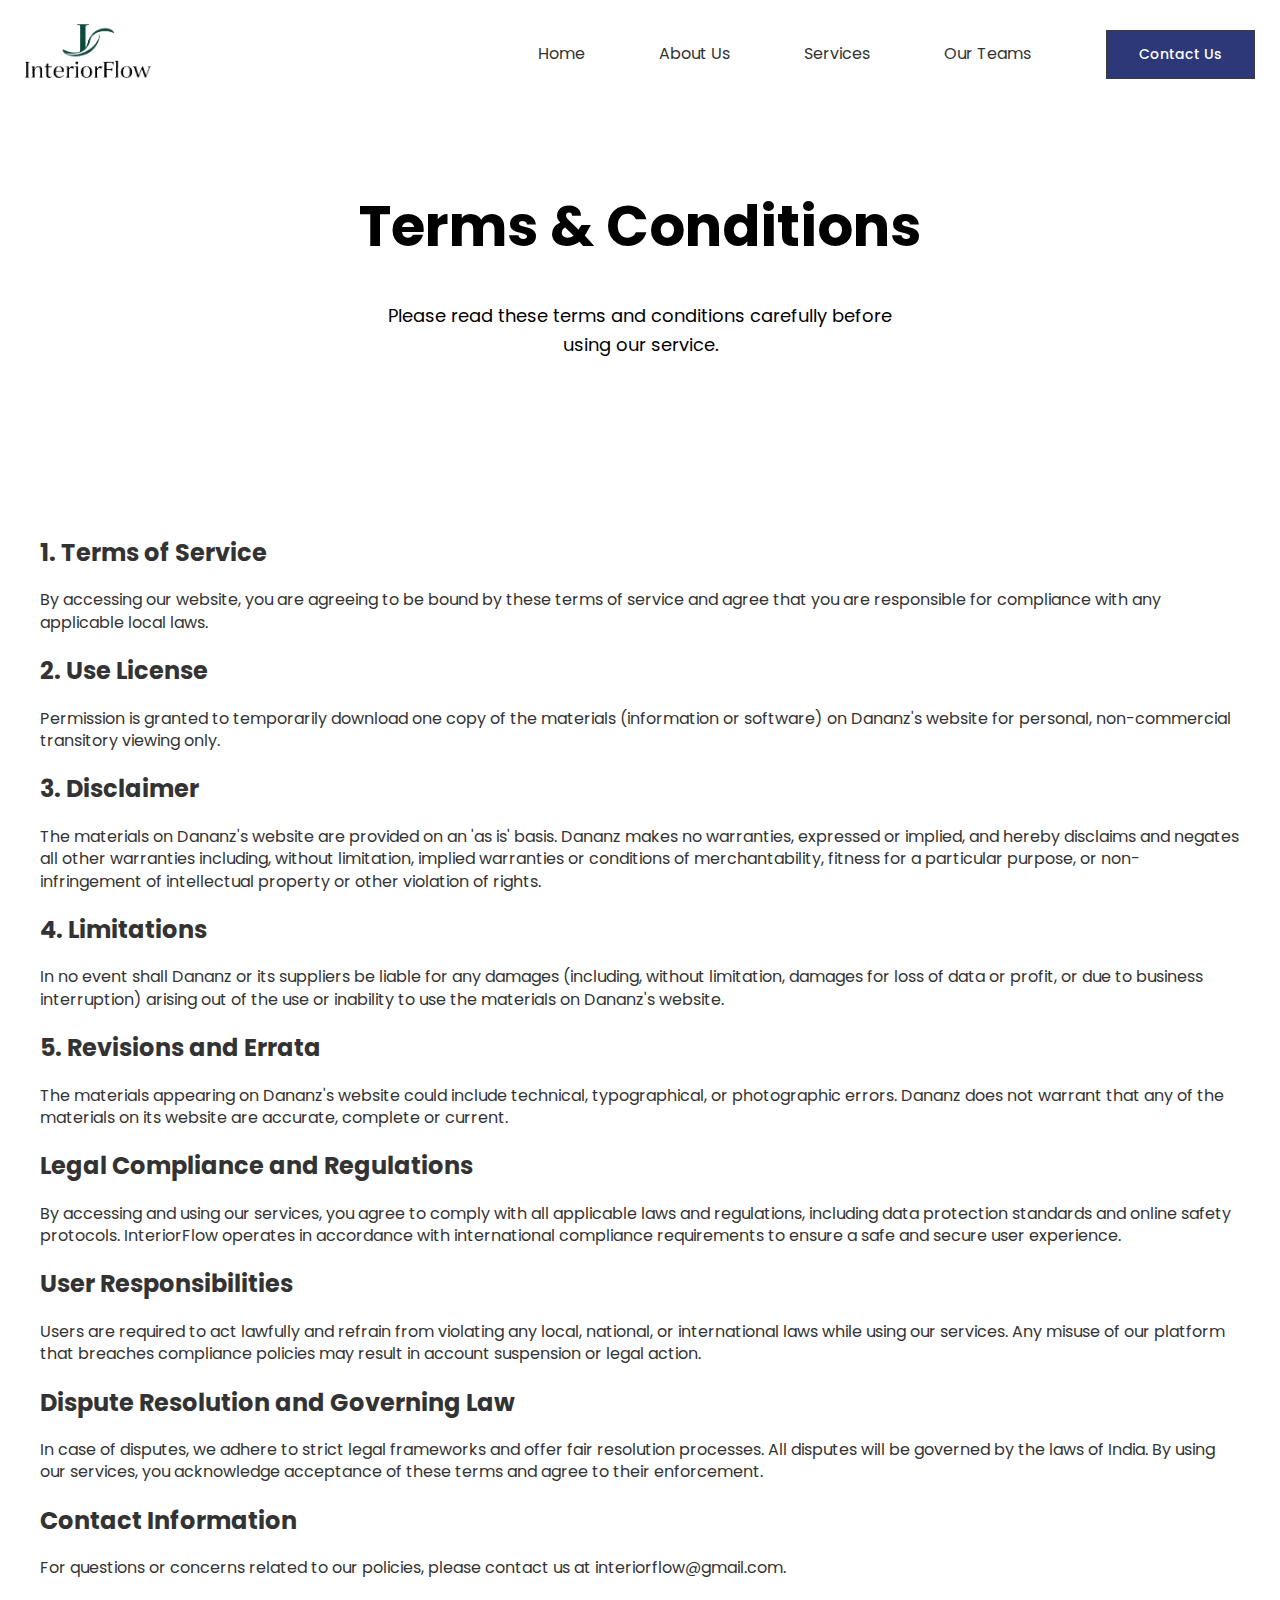
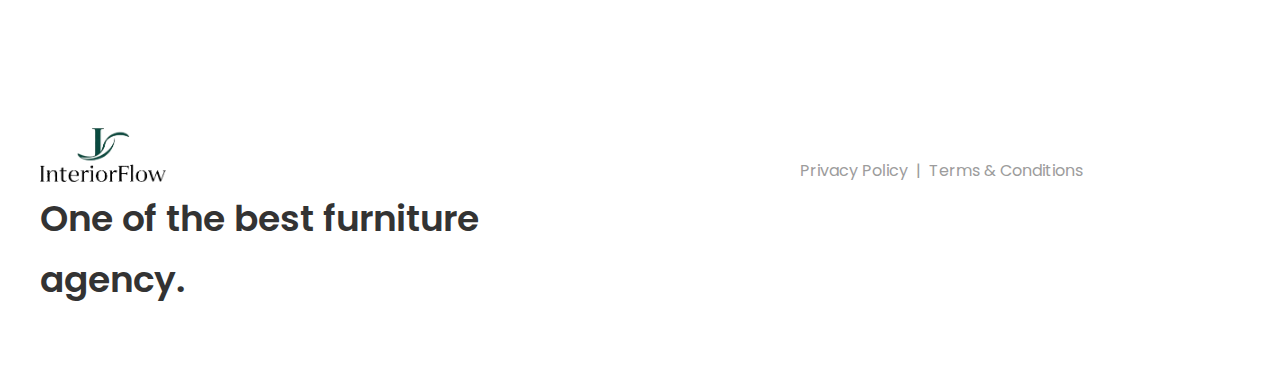
<file: terms-conditions.html>
<!DOCTYPE html>
<html lang="en">
<head>
    <meta charset="UTF-8">
    <meta name="viewport" content="width=device-width, initial-scale=1.0">
    <meta name="description" content="InteriorFlow Terms and Conditions - read about our service terms, policies, and guidelines. Clear information about our services, responsibilities, and customer agreements.">
    <link rel="icon" type="image/x-icon" href="images/logo.png">
    <link rel="stylesheet" href="css/main.min.css">
    <title>Terms & Conditions - InteriorFlow</title>
</head>
<body class="page">
    <header class="header">
        <section class="header__inner container">
            <a href="terms-conditions.html" class="header__logo logo link-reset">
                <img src="images/logo.png" alt="InteriorFlow logo" class="logo__image" width="126" height="54">
            </a>
            <nav class="header__menu menu">
                <ul class="menu__list list-reset">
                    <li class="menu__item">
                        <a href="index.html" class="menu__link link-reset">Home</a>
                    </li>
                    <li class="menu__item">
                        <a href="about.html" class="menu__link link-reset">About Us</a>
                    </li>
                    <li class="menu__item">
                        <a href="services.html" class="menu__link link-reset">Services</a>
                    </li>
                    <li class="menu__item">
                        <a href="teams.html" class="menu__link link-reset">Our Teams</a>
                    </li>
                </ul>
                <a href="contact.html" class="header__button button link-reset">Contact Us</a>
            </nav>
            <button class="header__burger button-reset visible-mobile">
                <span class="visually-hidden">Open navigation menu</span>
                <span class="header__burger-line"></span>
            </button>
        </section>
    </header>

    <main class="content">
        <section class="hero-page">
            <section class="hero-page__container container">
                <h1 class="hero-page__title title title--large title--dark">Terms & Conditions</h1>
                <p class="hero-page__desc desc desc--dark">
                    Please read these terms and conditions carefully before using our service.
                </p>
            </section>
        </section>

        <section class="terms section section--paged">
            <section class="terms__container container">
                <section class="terms__content">
                    <h2>1. Terms of Service</h2>
                    <p>By accessing our website, you are agreeing to be bound by these terms of service and agree that you are responsible for compliance with any applicable local laws.</p>
                    
                    <h2>2. Use License</h2>
                    <p>Permission is granted to temporarily download one copy of the materials (information or software) on Dananz's website for personal, non-commercial transitory viewing only.</p>
                    
                    <h2>3. Disclaimer</h2>
                    <p>The materials on Dananz's website are provided on an 'as is' basis. Dananz makes no warranties, expressed or implied, and hereby disclaims and negates all other warranties including, without limitation, implied warranties or conditions of merchantability, fitness for a particular purpose, or non-infringement of intellectual property or other violation of rights.</p>
                    
                    <h2>4. Limitations</h2>
                    <p>In no event shall Dananz or its suppliers be liable for any damages (including, without limitation, damages for loss of data or profit, or due to business interruption) arising out of the use or inability to use the materials on Dananz's website.</p>
                    
                    <h2>5. Revisions and Errata</h2>
                    <p>The materials appearing on Dananz's website could include technical, typographical, or photographic errors. Dananz does not warrant that any of the materials on its website are accurate, complete or current.</p>
                    
                    <h2>Legal Compliance and Regulations</h2>
                    <p>By accessing and using our services, you agree to comply with all applicable laws and regulations, including data protection standards and online safety protocols. InteriorFlow operates in accordance with international compliance requirements to ensure a safe and secure user experience.</p>
                    
                    <h2>User Responsibilities</h2>
                    <p>Users are required to act lawfully and refrain from violating any local, national, or international laws while using our services. Any misuse of our platform that breaches compliance policies may result in account suspension or legal action.</p>
                    
                    <h2>Dispute Resolution and Governing Law</h2>
                    <p>In case of disputes, we adhere to strict legal frameworks and offer fair resolution processes. All disputes will be governed by the laws of India. By using our services, you acknowledge acceptance of these terms and agree to their enforcement.</p>
                    
                    <h2>Contact Information</h2>
                    <p>For questions or concerns related to our policies, please contact us at interiorflow@gmail.com.</p>
                </section>
            </section>
        </section>
    </main>

    <footer class="footer">
        <div class="footer__container container">
            <div class="footer__content">
                <a href="terms-conditions.html" class="footer__logo logo link-reset">
                    <img src="images/logo.png" alt="InteriorFlow logo" class="logo__image" width="126" height="54">
                </a>
                <h2 class="footer__title title">One of the best furniture agency.</h2>
            </div>
            <div class="footer__discuss">
                <div class="footer__links">
                    <a href="privacy-policy.html" class="link-reset">Privacy Policy</a> | 
                    <a href="terms-conditions.html" class="link-reset">Terms & Conditions</a>
                </div>
            </div>
        </div>
    </footer>
    <script src="js/main.js"></script>
</body>
</html>
</file>
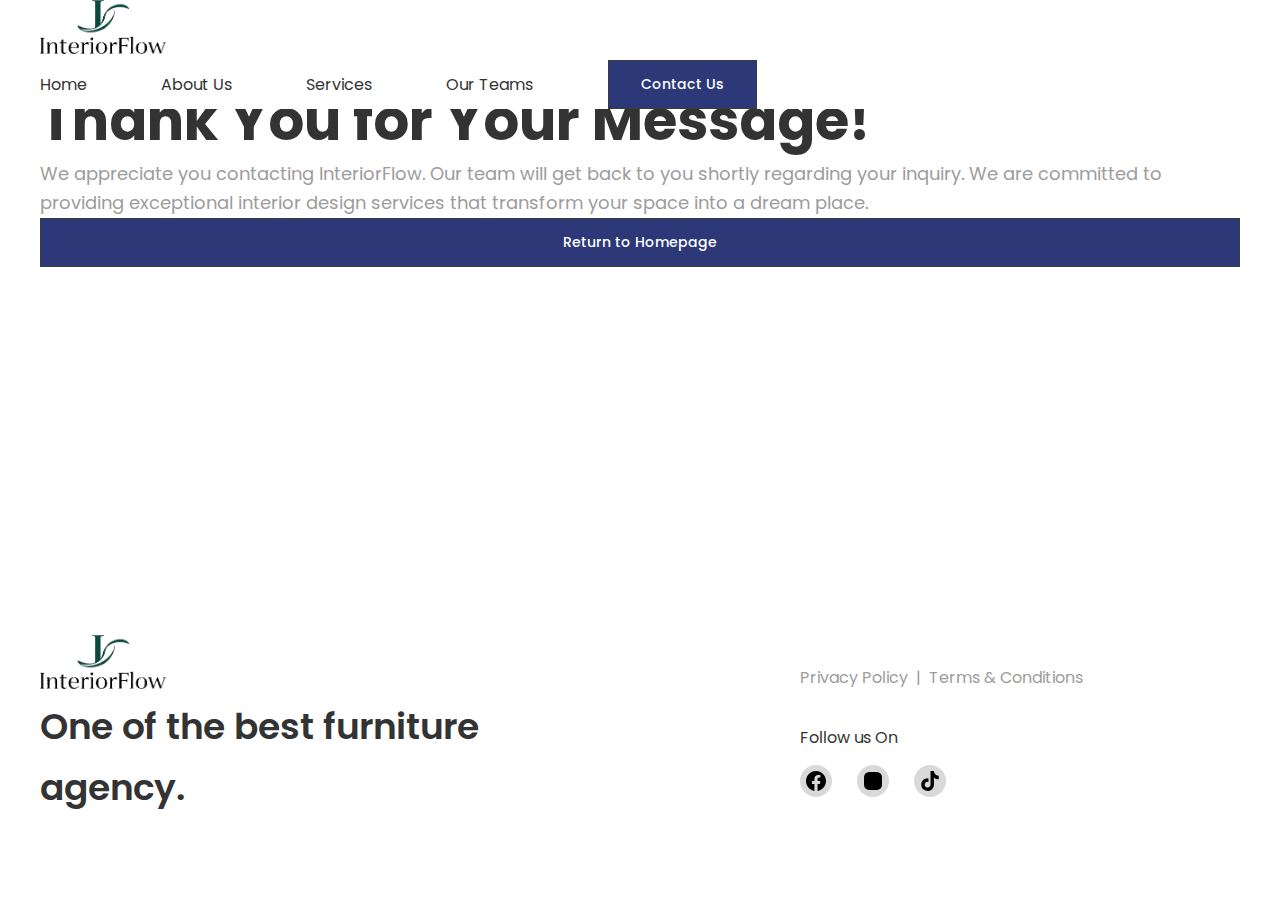
<file: thanks.html>
<!DOCTYPE html>
<html lang="en">
<head>
    <meta charset="UTF-8">
    <meta name="viewport" content="width=device-width, initial-scale=1.0">
    <meta name="description" content="Thank you for contacting InteriorFlow! We value your trust and will contact you soon to discuss your interior design project.">
    <link rel="icon" type="image/x-icon" href="images/logo.png">
    <link rel="stylesheet" href="css/main.min.css">
    <title>Thank You - InteriorFlow</title>
</head>
<body class="page">
    <header class="header">
        <div class="thanks-header__inner container">
            <a href="index.html" class="header__logo logo link-reset">
                <img src="images/logo.png" alt="InteriorFlow logo" class="logo__image" width="126" height="54">
            </a>
            <nav class="header__menu menu">
                <ul class="menu__list list-reset">
                    <li class="menu__item">
                        <a href="index.html" class="menu__link link-reset">Home</a>
                    </li>
                    <li class="menu__item">
                        <a href="about.html" class="menu__link link-reset">About Us</a>
                    </li>
                    <li class="menu__item">
                        <a href="services.html" class="menu__link link-reset">Services</a>
                    </li>
                    <li class="menu__item">
                        <a href="teams.html" class="menu__link link-reset">Our Teams</a>
                    </li>
                </ul>
                <a href="contact.html" class="header__button button link-reset">Contact Us</a>
            </nav>
            <button class="header__burger button-reset visible-mobile">
                <span class="visually-hidden">Open navigation menu</span>
                <span class="header__burger-line"></span>
            </button>
        </div>
    </header>

    <main class="content">
        <section class="thanks section">
            <div class="thanks__container container">
                <h1 class="thanks__title title title--large">Thank You for Your Message!</h1>
                <div class="thanks__content">
                    <p class="thanks__desc desc">We appreciate you contacting InteriorFlow. Our team will get back to you shortly regarding your inquiry. We are committed to providing exceptional interior design services that transform your space into a dream place.</p>
                    <a href="index.html" class="thanks__button button link-reset">Return to Homepage</a>
                </div>
            </div>
        </section>
    </main>

    <footer class="footer">
        <div class="footer__container container">
            <div class="footer__content">
                <a href="index.html" class="footer__logo logo link-reset">
                    <img src="images/logo.png" alt="InteriorFlow logo" class="logo__image" width="126" height="54">
                </a>
                <h2 class="footer__title title">One of the best furniture agency.</h2>
            </div>
            <div class="footer__discuss">
                <div class="thanks-footer__links">
                    <a href="privacy-policy.html" class="link-reset">Privacy Policy</a> | 
                    <a href="terms-conditions.html" class="link-reset">Terms & Conditions</a>
                </div>
                <div class="footer__socials socials">
                    <h3 class="socials__title">Follow us On</h3>
                    <ul class="socials__list list-reset">
                        <li class="socials__item">
                            <a href="about.html" class="socials__link link-reset">
                                <svg width="24" height="24" viewBox="0 0 24 24" fill="none" xmlns="http://www.w3.org/2000/svg">
                                    <path d="M22 12.0607C22 6.504 17.5233 2 12 2C6.47667 2 2 6.504 2 12.0607C2 17.0833 5.656 21.2453 10.4373 22V14.9693H7.89867V12.06H10.4373V9.844C10.4373 7.32267 11.93 5.92933 14.2147 5.92933C15.308 5.92933 16.4533 6.126 16.4533 6.126V8.602H15.1913C13.9493 8.602 13.5627 9.378 13.5627 10.174V12.0607H16.336L15.8927 14.9687H13.5627V22C18.344 21.2453 22 17.0833 22 12.0607Z" fill="black"/>
                                </svg>
                            </a>
                        </li>
                        <li class="socials__item">
                            <a href="services.html" class="socials__link link-reset">
                                <svg width="24" height="24" viewBox="0 0 24 24" fill="none" xmlns="http://www.w3.org/2000/svg">
                                    <path fill-rule="evenodd" clip-rule="evenodd" d="M12 3C9.5556 3 9.2496 3.0102 8.2896 3.054C7.3314 3.0978 6.6768 3.2502 6.1044 3.4728C5.5044 3.6984 4.9602 4.0524 4.5102 4.5108C4.05253 4.96028 3.69831 5.5041 3.4722 6.1044C3.2508 6.6768 3.0978 7.332 3.054 8.2902C3.0108 9.2496 3 9.555 3 12C3 14.445 3.0102 14.7504 3.054 15.7104C3.0978 16.6686 3.2502 17.3232 3.4728 17.8956C3.6984 18.4956 4.0524 19.0398 4.5108 19.4898C4.96029 19.9475 5.50411 20.3017 6.1044 20.5278C6.6768 20.7498 7.3314 20.9022 8.2896 20.946C9.2496 20.9898 9.5556 21 12 21C14.4444 21 14.7504 20.9898 15.7104 20.946C16.6686 20.9022 17.3232 20.7498 17.8956 20.5272C18.4956 20.3016 19.0398 19.9476 19.4898 19.4892C19.9475 19.0397 20.3017 18.4959 20.5278 17.8956C20.7498 17.3232 20.9022 16.6686 20.946 15.7104C20.9898 14.7504 21 14.4444 21 12C21 9.5556 20.9898 9.2496 20.946 8.2896C20.9022 7.3314 20.7498 6.6768 20.5272 6.1044C20.3012 5.50384 19.947 4.95979 19.4892 4.5102C19.0397 4.05253 18.4959 3.69831 17.8956 3.4722C17.3232 3.2508 16.668 3.0978 15.7098 3.054C14.7504 3.0108 14.445 3 12 3Z" fill="black"/>
                                </svg>
                            </a>
                        </li>
                        <li class="socials__item">
                            <a href="teams.html" class="socials__link link-reset">
                                <svg width="24" height="24" viewBox="0 0 24 24" fill="none" xmlns="http://www.w3.org/2000/svg">
                                    <path d="M18.1154 6.00894C17.0381 5.30651 16.2605 4.18262 16.018 2.87246C15.9656 2.5894 15.9368 2.29807 15.9368 2H12.4984L12.4929 15.78C12.435 17.3231 11.165 18.5616 9.60804 18.5616C9.12413 18.5616 8.66848 18.4406 8.26729 18.2295C7.3473 17.7454 6.71771 16.781 6.71771 15.6713C6.71771 14.0775 8.01437 12.7808 9.60804 12.7808C9.90553 12.7808 10.1909 12.8299 10.4609 12.9145V9.40424C10.1815 9.3662 9.89765 9.34242 9.60804 9.34242C6.11829 9.34242 3.2793 12.1816 3.2793 15.6713C3.2793 17.8124 4.34905 19.7072 5.98108 20.853C7.00906 21.5747 8.25948 22 9.60804 22C13.0978 22 15.9368 19.161 15.9368 15.6713V8.68367C17.2854 9.65161 18.9376 10.222 20.7205 10.222V6.7836C19.7601 6.7836 18.8656 6.49808 18.1154 6.00894Z" fill="black"/>
                                </svg>
                            </a>
                        </li>
                    </ul>
                </div>
            </div>
        </div>
    </footer>
    <script src="js/main.js"></script>
</body>
</html>
</file>
<file: css/main.min.css>
html {
  line-height: 1.15;
  -webkit-text-size-adjust: 100%;
}
body {
  margin: 0;
}
main {
  display: block;
}
h1 {
  font-size: 2em;
  margin: 0.67em 0;
}
hr {
  -webkit-box-sizing: content-box;
  box-sizing: content-box;
  height: 0;
  overflow: visible;
}
pre {
  font: 1em monospace, monospace;
}
a {
  background: 0 0;
}
abbr[title] {
  border-bottom: none;
  text-decoration: underline;
  -webkit-text-decoration: underline dotted;
  text-decoration: underline dotted;
}
b,
strong {
  font-weight: bolder;
}
code,
kbd,
samp {
  font: 1em monospace, monospace;
}
small {
  font-size: 80%;
}
sub,
sup {
  font-size: 75%;
  line-height: 0;
  position: relative;
  vertical-align: baseline;
}
sub {
  bottom: -0.25em;
}
sup {
  top: -0.5em;
}
img {
  border-style: none;
}
button,
input,
optgroup,
select,
textarea {
  font: 100%/1.15 inherit;
  margin: 0;
}
button,
input {
  overflow: visible;
}
button,
select {
  text-transform: none;
}
[type="button"],
[type="reset"],
[type="submit"],
button {
  -webkit-appearance: button;
}
[type="button"]::-moz-focus-inner,
[type="reset"]::-moz-focus-inner,
[type="submit"]::-moz-focus-inner,
button::-moz-focus-inner {
  border-style: none;
  padding: 0;
}
[type="button"]:-moz-focusring,
[type="reset"]:-moz-focusring,
[type="submit"]:-moz-focusring,
button:-moz-focusring {
  outline: 1px dotted ButtonText;
}
fieldset {
  padding: 0.35em 0.75em 0.625em;
}
legend {
  -webkit-box-sizing: border-box;
  box-sizing: border-box;
  color: inherit;
  display: table;
  max-width: 100%;
  padding: 0;
  white-space: normal;
}
progress {
  vertical-align: baseline;
}
textarea {
  overflow: auto;
}
[type="checkbox"],
[type="radio"] {
  -webkit-box-sizing: border-box;
  box-sizing: border-box;
  padding: 0;
}
[type="number"]::-webkit-inner-spin-button,
[type="number"]::-webkit-outer-spin-button {
  height: auto;
}
[type="search"] {
  -webkit-appearance: textfield;
  outline-offset: -2px;
}
[type="search"]::-webkit-search-decoration {
  -webkit-appearance: none;
}
::-webkit-file-upload-button {
  -webkit-appearance: button;
  font: inherit;
}
details {
  display: block;
}
summary {
  display: list-item;
}
template {
  display: none;
}
[hidden] {
  display: none;
}
@font-face {
  src: url(../fonts/Poppins-Regular.woff) format("woff"),
    url(../fonts/Poppins-Regular.woff2) format("woff2");
  font-family: Poppins;
  font-weight: 400;
  font-style: normal;
  font-display: swap;
}
@font-face {
  src: url(../fonts/Poppins-Medium.woff) format("woff"),
    url(../fonts/Poppins-Medium.woff2) format("woff2");
  font-family: Poppins;
  font-weight: 500;
  font-style: normal;
  font-display: swap;
}
@font-face {
  src: url(../fonts/Poppins-SemiBold.woff) format("woff"),
    url(../fonts/Poppins-SemiBold.woff2) format("woff2");
  font-family: Poppins;
  font-weight: 600;
  font-style: normal;
  font-display: swap;
}
@font-face {
  src: url(../fonts/Poppins-Bold.woff) format("woff"),
    url(../fonts/Poppins-Bold.woff2) format("woff2");
  font-family: Poppins;
  font-weight: 700;
  font-style: normal;
  font-display: swap;
}
:root {
  --container-width: calc(1200 / 16 * 1rem);
  --container-padding-x: calc(15 / 16 * 1rem);
  --section-offset-y: calc(82 / 16 * 1rem);
  --font-family-base: "Poppins", sans-serif;
  --color-dark: #000;
  --color-dark-gray: #333;
  --color-dark-gray-alt: #3c3c3c;
  --color-gray: #9c9c9c;
  --color-light-gray: #d9d9d9;
  --color-light: #fff;
  --color-accent: #2c3878;
  --button-height: calc(49 / 16 * 1rem);
  --border: 2px solid var(--color-dark-gray);
  --border-button: 1px solid var(--color-dark-gray-alt);
}
.visually-hidden {
  position: absolute;
  clip-path: inset(100%);
  overflow: hidden;
  margin: -1px;
  border: 0;
  padding: 0;
  width: 1px;
  height: 1px;
  white-space: nowrap;
  clip: rect(0 0 0 0);
}
.link-reset {
  display: inline-block;
  text-decoration: none;
  color: inherit;
}
.button-reset {
  background: 0 0;
  margin: 0;
  border: none;
  padding: 0;
  color: inherit;
  cursor: pointer;
}
.input-reset {
  background: 0 0;
  margin: 0;
  border: none;
  padding: 0;
}
.list-reset {
  list-style: none;
  margin: 0;
  padding: 0;
}
.content {
  -webkit-box-flex: 1;
  -ms-flex: 1 0 auto;
  flex: 1 0 auto;
}
.footer {
  -webkit-box-flex: 0;
  -ms-flex: 0 0 auto;
  flex: 0 0 auto;
}
.container {
  max-width: calc(var(--container-width) + var(--container-padding-x) * 2);
  margin-inline: auto;
  padding-inline: var(--container-padding-x);
}
.title {
  margin: 0;
  font-weight: 600;
  font-size: clamp(1.5rem, 1.3636363636vw + 1.2272727273rem, 2.25rem);
  line-height: 1.7;
  -webkit-transition: font-size 0.2s ease-in-out;
  transition: font-size 0.2s ease-in-out;
}
.title--centered {
  text-align: center;
}
.title--large {
  font-weight: 700;
  font-size: clamp(2.25rem, 2.2727272727vw + 1.7954545455rem, 3.5rem);
  line-height: 1.4;
  -webkit-transition: font-size 0.2s ease-in-out;
  transition: font-size 0.2s ease-in-out;
}
.title--light {
  color: var(--color-light);
}
.title--dark {
  color: var(--color-dark);
}
.desc {
  margin: 0;
  font-weight: 400;
  font-size: clamp(0.875rem, 0.9259259259vw + 0.4305555556rem, 1.125rem);
  line-height: 1.6;
  color: var(--color-gray);
  -webkit-transition: font-size 0.2s ease-in-out;
  transition: font-size 0.2s ease-in-out;
}
.desc--light {
  color: var(--color-light);
}
.desc--dark {
  color: var(--color-dark);
}
*,
::after,
::before {
  -webkit-box-sizing: border-box;
  box-sizing: border-box;
}
.page {
  display: -webkit-box;
  display: -ms-flexbox;
  display: flex;
  -webkit-box-orient: vertical;
  -webkit-box-direction: normal;
  -ms-flex-direction: column;
  flex-direction: column;
  min-width: 320px;
  min-height: 100vh;
  font-family: var(--font-family-base);
  font-weight: 400;
  line-height: 1.4;
  color: var(--color-dark-gray);
}
.button {
  font: 500 0.875rem/1.5 var(--font-family-base);
  background: var(--color-accent);
  display: -webkit-box;
  display: -ms-flexbox;
  display: flex;
  -webkit-box-align: center;
  -ms-flex-align: center;
  align-items: center;
  -webkit-box-pack: center;
  -ms-flex-pack: center;
  justify-content: center;
  border: var(--border-button);
  min-height: var(--button-height);
  -webkit-box-sizing: border-box;
  box-sizing: border-box;
  text-align: center;
  color: var(--color-light);
  -webkit-transition: background-color 0.2s ease-in-out, color 0.2s ease-in-out;
  transition: background-color 0.2s ease-in-out, color 0.2s ease-in-out;
  padding-inline: 2rem;
}
.button--light {
  background: var(--color-light);
  color: var(--color-dark-gray);
}
.socials {
  display: -webkit-box;
  display: -ms-flexbox;
  display: flex;
  -webkit-box-orient: vertical;
  -webkit-box-direction: normal;
  -ms-flex-direction: column;
  flex-direction: column;
  row-gap: 0.9375rem;
}
.socials__title {
  margin: 0;
  font-weight: 400;
  font-size: 1rem;
  line-height: 1.6;
}
.socials__list {
  display: -webkit-box;
  display: -ms-flexbox;
  display: flex;
  -webkit-column-gap: 1.5625rem;
  -moz-column-gap: 1.5625rem;
  column-gap: 1.5625rem;
  -webkit-box-align: center;
  -ms-flex-align: center;
  align-items: center;
}
.socials__link {
  background: var(--color-light-gray);
  display: -webkit-box;
  display: -ms-flexbox;
  display: flex;
  -webkit-box-align: center;
  -ms-flex-align: center;
  align-items: center;
  -webkit-box-pack: center;
  -ms-flex-pack: center;
  justify-content: center;
  border-radius: 50%;
  width: 2rem;
  -webkit-transition: background-color 0.2s ease-in-out;
  transition: background-color 0.2s ease-in-out;
  aspect-ratio: 1;
}
.info__list {
  background: var(--color-accent);
  display: -webkit-box;
  display: -ms-flexbox;
  display: flex;
  -webkit-box-orient: vertical;
  -webkit-box-direction: normal;
  -ms-flex-direction: column;
  flex-direction: column;
  -ms-flex-wrap: wrap;
  flex-wrap: wrap;
  -webkit-box-pack: center;
  -ms-flex-pack: center;
  justify-content: center;
  width: 100%;
  height: 100%;
  -webkit-transition: padding 0.2s ease-in-out;
  transition: padding 0.2s ease-in-out;
  gap: 3.5625rem;
  padding-block: clamp(1.5rem, 4.3981481481vw - 0.6111111111rem, 2.6875rem);
  padding-inline: clamp(1.5rem, 5.787037037vw - 1.2777777778rem, 3.0625rem);
}
.info__item {
  display: -webkit-box;
  display: -ms-flexbox;
  display: flex;
  -webkit-box-orient: vertical;
  -webkit-box-direction: normal;
  -ms-flex-direction: column;
  flex-direction: column;
  -webkit-box-align: center;
  -ms-flex-align: center;
  align-items: center;
  line-height: 1.6;
  text-align: center;
  color: var(--color-light);
}
.info__number {
  font-size: clamp(2.25rem, 3.7037037037vw + 0.4722222222rem, 3.25rem);
  -webkit-transition: font-size 0.2s ease-in-out;
  transition: font-size 0.2s ease-in-out;
}
.discuss,
.about-discuss,
.contact-discuss,
.services-discuss,
.teams-discuss {
  background: var(--color-accent);
  padding-block: clamp(1.875rem, 2.2123893805vw + 0.8130530973rem, 2.5rem);
}
.discuss__container,
.about-discuss__container,
.contact-discuss__container,
.services-discuss__container,
.teams-discuss__container {
  display: -webkit-box;
  display: -ms-flexbox;
  display: flex;
  -webkit-box-align: start;
  -ms-flex-align: start;
  align-items: flex-start;
  -webkit-box-pack: justify;
  -ms-flex-pack: justify;
  justify-content: space-between;
}
.discuss__title,
.about-discuss__title,
.contact-discuss__title,
.services-discuss__title,
.teams-discuss__title {
  -webkit-box-flex: 0;
  -ms-flex: 0 1 51.0833333333%;
  flex: 0 1 51.0833333333%;
}
.discuss__content,
.about-discuss__content,
.contact-discuss__content,
.services-discuss__content,
.teams-discuss__content {
  display: -webkit-box;
  display: -ms-flexbox;
  display: flex;
  -webkit-box-flex: 0;
  -ms-flex: 0 1 36%;
  flex: 0 1 36%;
  -webkit-box-orient: vertical;
  -webkit-box-direction: normal;
  -ms-flex-direction: column;
  flex-direction: column;
  -webkit-box-align: start;
  -ms-flex-align: start;
  align-items: flex-start;
  row-gap: 1.25rem;
}
.menu {
  display: -webkit-box;
  display: -ms-flexbox;
  display: flex;
  -webkit-column-gap: clamp(
    2.5rem,
    8.1018518519vw - 1.3888888889rem,
    4.6875rem
  );
  -moz-column-gap: clamp(2.5rem, 8.1018518519vw - 1.3888888889rem, 4.6875rem);
  column-gap: clamp(2.5rem, 8.1018518519vw - 1.3888888889rem, 4.6875rem);
  -webkit-box-align: center;
  -ms-flex-align: center;
  align-items: center;
}
.menu__list {
  display: -webkit-box;
  display: -ms-flexbox;
  display: flex;
  -webkit-box-align: center;
  -ms-flex-align: center;
  align-items: center;
  -webkit-box-pack: center;
  -ms-flex-pack: center;
  justify-content: center;
  -webkit-column-gap: clamp(
    2.25rem,
    8.7962962963vw - 1.9722222222rem,
    4.625rem
  );
  -moz-column-gap: clamp(2.25rem, 8.7962962963vw - 1.9722222222rem, 4.625rem);
  column-gap: clamp(2.25rem, 8.7962962963vw - 1.9722222222rem, 4.625rem);
}
.menu__link {
  position: relative;
  line-height: 1.6;
  padding-block: 0.625rem;
}
.menu__link--active {
  font-weight: 600;
  line-height: 1.4;
}
.menu__link::before {
  background: var(--color-dark);
  content: "";
  position: absolute;
  left: 50%;
  bottom: 0;
  width: 0;
  height: 0.125rem;
  -webkit-transition: width 0.2s ease;
  transition: width 0.2s ease;
  translate: -50% 0;
}
.select {
  position: relative;
  cursor: pointer;
  -webkit-user-select: none;
  -moz-user-select: none;
  -ms-user-select: none;
  user-select: none;
}
.select.is-active .select__header svg {
  rotate: 180deg;
}
.select.is-active .select__list {
  display: block;
}
.select__header {
  display: -webkit-box;
  display: -ms-flexbox;
  display: flex;
  -webkit-box-align: center;
  -ms-flex-align: center;
  align-items: center;
}
.select__header svg {
  display: -webkit-box;
  display: -ms-flexbox;
  display: flex;
  -ms-flex-negative: 0;
  flex-shrink: 0;
  -webkit-box-align: center;
  -ms-flex-align: center;
  align-items: center;
  -webkit-box-pack: start;
  -ms-flex-pack: start;
  justify-content: start;
  -webkit-transition: rotate 0.2s ease-in-out;
  transition: rotate 0.2s ease-in-out;
}
.select__current {
  font-weight: 500;
  font-size: clamp(0.875rem, 0.9259259259vw + 0.4305555556rem, 1.125rem);
  line-height: 1.5;
  text-transform: uppercase;
  color: var(--color-dark-gray);
}
.select__list {
  background: var(--color-light);
  position: absolute;
  left: 0;
  right: 0;
  top: 100%;
  display: none;
  border: 1px solid var(--color-gray);
  font-weight: 500;
  font-size: clamp(0.875rem, 0.9259259259vw + 0.4305555556rem, 1.125rem);
  text-align: center;
  -webkit-transition: opacity 0.2s ease-in-out;
  transition: opacity 0.2s ease-in-out;
}
.select__item {
  -webkit-transition: all 0.2s ease-in-out;
  transition: all 0.2s ease-in-out;
}
.head {
  color: var(--color-dark-gray);
}
.head__title {
  display: -webkit-box;
  display: -ms-flexbox;
  display: flex;
  -webkit-column-gap: 1.0625rem;
  -moz-column-gap: 1.0625rem;
  column-gap: 1.0625rem;
  -webkit-box-align: center;
  -ms-flex-align: center;
  align-items: center;
  margin-bottom: 1.125rem;
  font-weight: 500;
  font-size: clamp(0.875rem, 0.2272727273vw + 0.8295454545rem, 1rem);
  line-height: 1.5;
  text-transform: uppercase;
}
.head__title::after {
  background: var(--color-dark);
  content: "";
  width: 100%;
  height: 0.125rem;
  max-width: 31.25rem;
  -webkit-transition: max-width 0.5s ease;
  transition: max-width 0.5s ease;
}
.field {
  --fieldInputHeight: calc(62 / 16 * 1rem);
  display: -webkit-box;
  display: -ms-flexbox;
  display: flex;
  -webkit-box-orient: vertical;
  -webkit-box-direction: normal;
  -ms-flex-direction: column;
  flex-direction: column;
  gap: 0.625rem;
}
.field__label {
  font-weight: 500;
  font-size: clamp(1rem, 0.462962963vw + 0.7777777778rem, 1.125rem);
  line-height: 1.5;
  -webkit-transition: font-size 0.2s ease-in-out;
  transition: font-size 0.2s ease-in-out;
}
.field__input {
  border: 1px solid var(--color-gray);
  padding: 1.125rem 2rem;
  width: 100%;
  min-height: var(--fieldInputHeight);
  font-family: var(--font-family-base);
}
.field__input-phone {
  position: relative;
}
.field__input-phone .field__input {
  padding-left: 6.5rem;
}
.field__input--textarea {
  min-height: 11.125rem;
  resize: none;
}
.field__input::-webkit-input-placeholder {
  font-size: clamp(0.875rem, 0.462962963vw + 0.6527777778rem, 1rem);
  line-height: 1.6;
  color: var(--color-gray);
  -webkit-transition: font-size 0.2s ease-in-out;
  transition: font-size 0.2s ease-in-out;
}
.field__input::-moz-placeholder {
  font-size: clamp(0.875rem, 0.462962963vw + 0.6527777778rem, 1rem);
  line-height: 1.6;
  color: var(--color-gray);
  -moz-transition: font-size 0.2s ease-in-out;
  transition: font-size 0.2s ease-in-out;
}
.field__input:-ms-input-placeholder {
  font-size: clamp(0.875rem, 0.462962963vw + 0.6527777778rem, 1rem);
  line-height: 1.6;
  color: var(--color-gray);
  -ms-transition: font-size 0.2s ease-in-out;
  transition: font-size 0.2s ease-in-out;
}
.field__input::-ms-input-placeholder {
  font-size: clamp(0.875rem, 0.462962963vw + 0.6527777778rem, 1rem);
  line-height: 1.6;
  color: var(--color-gray);
  -ms-transition: font-size 0.2s ease-in-out;
  transition: font-size 0.2s ease-in-out;
}
.field__input::placeholder {
  font-size: clamp(0.875rem, 0.462962963vw + 0.6527777778rem, 1rem);
  line-height: 1.6;
  color: var(--color-gray);
  -webkit-transition: font-size 0.2s ease-in-out;
  transition: font-size 0.2s ease-in-out;
}
.field__select {
  position: absolute;
  left: 2rem;
  top: 50%;
  translate: 0 -50%;
}
.header {
  background: var(--color-light);
  padding: 0 20px;
  position: fixed;
  z-index: 300;
  width: 100%;
}
.header__logo {
  position: relative;
  z-index: 150;
}
.header__inner {
  display: -webkit-box;
  display: -ms-flexbox;
  display: flex;
  -webkit-box-align: center;
  -ms-flex-align: center;
  align-items: center;
  -webkit-box-pack: justify;
  -ms-flex-pack: justify;
  justify-content: space-between;
  padding: clamp(0.625rem, 2vw - 0.0227272727rem, 1.5rem) 0;
  -webkit-transition: padding 0.2s ease-in-out;
  transition: padding 0.2s ease-in-out;
}
.header__burger {
  position: relative;
  z-index: 100;
  width: 3rem;
  aspect-ratio: 1;
}
.header__burger-line {
  background: var(--color-dark-gray);
  position: absolute;
  left: 50%;
  top: 50%;
  width: 50%;
  height: 0.1875rem;
  translate: -50% -50%;
}
.header__burger-line::after,
.header__burger-line::before {
  background: var(--color-dark-gray);
  content: "";
  position: absolute;
  left: 0;
  width: 100%;
  height: 0.1875rem;
}
.header__burger-line::after {
  top: 7px;
  -webkit-transition: top 0.25s 0.25s, -webkit-transform 0.25s;
  transition: top 0.25s 0.25s, -webkit-transform 0.25s;
  transition: top 0.25s 0.25s, transform 0.25s;
  transition: top 0.25s 0.25s, transform 0.25s, -webkit-transform 0.25s;
}
.header__burger-line::before {
  top: -7px;
  -webkit-transition: top 0.25s 0.25s, -webkit-transform 0.25s;
  transition: top 0.25s 0.25s, -webkit-transform 0.25s;
  transition: top 0.25s 0.25s, transform 0.25s;
  transition: top 0.25s 0.25s, transform 0.25s, -webkit-transform 0.25s;
}
.header__burger--open .header__burger-line {
  background: 0 0;
}
.header__burger--open .header__burger-line::after {
  top: 0;
  -webkit-transform: rotate(45deg);
  -ms-transform: rotate(45deg);
  transform: rotate(45deg);
  -webkit-transition: top 0.25s, -webkit-transform 0.25s 0.25s;
  transition: top 0.25s, -webkit-transform 0.25s 0.25s;
  transition: top 0.25s, transform 0.25s 0.25s;
  transition: top 0.25s, transform 0.25s 0.25s, -webkit-transform 0.25s 0.25s;
}
.header__burger--open .header__burger-line::before {
  top: 0;
  -webkit-transform: rotate(-45deg);
  -ms-transform: rotate(-45deg);
  transform: rotate(-45deg);
  -webkit-transition: top 0.25s, -webkit-transform 0.25s 0.25s;
  transition: top 0.25s, -webkit-transform 0.25s 0.25s;
  transition: top 0.25s, transform 0.25s 0.25s;
  transition: top 0.25s, transform 0.25s 0.25s, -webkit-transform 0.25s 0.25s;
}
.section {
  -webkit-transition: padding 0.5s ease;
  transition: padding 0.5s ease;
  padding-block: var(--section-offset-y);
}
.section--paged {
  --section-offset-y: calc(50 / 16 * 1rem);
}
.hero {
  padding-top: clamp(5.875rem, 10.6818181818vw + 3.7386363636rem, 11.75rem);
  padding-bottom: var(--section-offset-y);
  -webkit-transition: padding 0.2s ease-in-out;
  transition: padding 0.2s ease-in-out;
}
.hero__title-wrapper {
  position: relative;
  margin-bottom: clamp(1.4375rem, 2.6136363636vw + 0.9147727273rem, 2.875rem);
  -webkit-transition: margin 0.2s ease-in-out;
  transition: margin 0.2s ease-in-out;
}
.hero__title-wrapper::after {
  background: var(--color-dark);
  content: "";
  position: absolute;
  right: 0;
  top: 15.5629139073%;
  width: 100%;
  height: 0.125rem;
  max-width: 56.9166666667%;
  -webkit-transition: width 0.2s ease-in-out;
  transition: width 0.2s ease-in-out;
}
.hero__title {
  position: relative;
  z-index: 1;
  margin: 0;
  max-width: 56.75%;
  font-weight: 700;
  font-size: clamp(2.875rem, 6.0185185185vw - 0.0138888889rem, 4.5rem);
  line-height: 1.4;
  -webkit-transition: font-size 0.2s ease-in-out;
  transition: font-size 0.2s ease-in-out;
}
.hero__content {
  position: relative;
  color: var(--color-light);
}
.hero__rights {
  position: absolute;
  right: 0;
  top: -13.1111111111em;
  display: -webkit-box;
  display: -ms-flexbox;
  display: flex;
  -webkit-box-orient: vertical;
  -webkit-box-direction: normal;
  -ms-flex-direction: column;
  flex-direction: column;
  margin: 0;
  font-weight: 500;
  font-size: clamp(0.875rem, 0.9259259259vw + 0.4305555556rem, 1.125rem);
  line-height: 1.5;
  -webkit-writing-mode: vertical-rl;
  -ms-writing-mode: tb-rl;
  writing-mode: vertical-rl;
  color: var(--color-dark-gray);
  -webkit-transition: rotate 0.6s ease;
  transition: rotate 0.6s ease;
  rotate: 180deg;
}
.hero__image img {
  display: block;
  vertical-align: middle;
  height: auto;
  max-width: 100%;
}
.hero__info {
  position: absolute;
  right: clamp(5rem, 34.0909090909vw - 16.8181818182rem, 8.75rem);
  top: max(-17.4vw, -210px);
}
.hero-page {
  padding-top: clamp(5.875rem, 10.6818181818vw + 3.7386363636rem, 11.75rem);
  padding-bottom: 3.125rem;
}
.hero-page__container {
  display: -webkit-box;
  display: -ms-flexbox;
  display: flex;
  -webkit-box-orient: vertical;
  -webkit-box-direction: normal;
  -ms-flex-direction: column;
  flex-direction: column;
  -webkit-box-align: center;
  -ms-flex-align: center;
  align-items: center;
}
.hero-page__title:not(:last-child) {
  margin-bottom: 2.25rem;
}
.hero-page__desc {
  margin-bottom: clamp(1.875rem, 6.0185185185vw - 1.0138888889rem, 3.5rem);
  max-width: 32.375rem;
  text-align: center;
}
.hero-page__image img {
  display: block;
  vertical-align: middle;
  height: auto;
  max-width: 100%;
}
.portfolio__title {
  margin-bottom: clamp(2.5rem, 2.2727272727vw + 2.0454545455rem, 3.75rem);
  -webkit-transition: font-size 0.2s ease-in-out, margin 0.2s ease-in-out;
  transition: font-size 0.2s ease-in-out, margin 0.2s ease-in-out;
}
.portfolio__list {
  display: -webkit-box;
  display: -ms-flexbox;
  display: flex;
  -webkit-box-orient: vertical;
  -webkit-box-direction: normal;
  -ms-flex-direction: column;
  flex-direction: column;
  row-gap: 1.25rem;
}
.portfolio__item {
  display: -webkit-box;
  display: -ms-flexbox;
  display: flex;
  -webkit-box-align: center;
  -ms-flex-align: center;
  align-items: center;
  -webkit-box-pack: justify;
  -ms-flex-pack: justify;
  justify-content: space-between;
  -webkit-column-gap: clamp(
    2.5rem,
    25.2336448598vw - 13.0502336449rem,
    5.875rem
  );
  -moz-column-gap: clamp(2.5rem, 25.2336448598vw - 13.0502336449rem, 5.875rem);
  column-gap: clamp(2.5rem, 25.2336448598vw - 13.0502336449rem, 5.875rem);
  -webkit-transition: gap 0.2s ease-in-out;
  transition: gap 0.2s ease-in-out;
}
.portfolio__item:nth-child(even) {
  -webkit-box-orient: horizontal;
  -webkit-box-direction: reverse;
  -ms-flex-direction: row-reverse;
  flex-direction: row-reverse;
}
.portfolio__item:nth-child(even) .portfolio__person {
  left: -22.9166666667%;
  -webkit-transition: left 0.2s ease-in-out;
  transition: left 0.2s ease-in-out;
}
.portfolio__image {
  position: relative;
}
.portfolio__image img {
  display: block;
  vertical-align: middle;
  height: auto;
  max-width: 100%;
}
.portfolio__person {
  background: var(--color-light);
  position: absolute;
  right: -22.9166666667%;
  top: 5.1428571429%;
  display: -webkit-box;
  display: -ms-flexbox;
  display: flex;
  -webkit-column-gap: 1.25rem;
  -moz-column-gap: 1.25rem;
  column-gap: 1.25rem;
  -webkit-box-align: center;
  -ms-flex-align: center;
  align-items: center;
  padding: 1.0625rem 1.25rem;
  width: 100%;
  max-width: 17.25rem;
  -webkit-box-shadow: 10px 10px 40px 0 rgba(0, 0, 0, 0.05);
  box-shadow: 10px 10px 40px 0 rgba(0, 0, 0, 0.05);
  -webkit-transition: right 0.5s ease;
  transition: right 0.5s ease;
}
.portfolio__person-avatar {
  display: block;
  vertical-align: middle;
  height: auto;
  max-width: 100%;
}
.portfolio__person-name {
  margin: 0;
  font-weight: 600;
  font-size: clamp(0.875rem, 0.9259259259vw + 0.4305555556rem, 1.125rem);
  line-height: 1.4;
  color: var(--color-dark);
  -webkit-transition: font-size 0.2s ease-in-out;
  transition: font-size 0.2s ease-in-out;
}
.portfolio__person-post {
  font-weight: 400;
  font-size: clamp(0.875rem, 0.9259259259vw + 0.4305555556rem, 1.125rem);
  line-height: 1.6;
  color: var(--color-gray);
  -webkit-transition: font-size 0.2s ease-in-out;
  transition: font-size 0.2s ease-in-out;
}
.portfolio__content {
  display: -webkit-box;
  display: -ms-flexbox;
  display: flex;
  -webkit-box-orient: vertical;
  -webkit-box-direction: normal;
  -ms-flex-direction: column;
  flex-direction: column;
  -webkit-box-align: start;
  -ms-flex-align: start;
  align-items: flex-start;
  padding-top: clamp(1.875rem, 17.1296296296vw - 6.3472222222rem, 6.5rem);
  max-width: 13.9375rem;
}
.portfolio__desc:not(:last-child) {
  margin-bottom: 2.5rem;
}
.portfolio-details {
  padding-bottom: clamp(3.125rem, 11.5740740741vw - 2.4305555556rem, 6.25rem);
}
.portfolio-details__content-list {
  display: -ms-grid;
  display: grid;
  grid-template-columns: repeat(auto-fit, minmax(16.25rem, 1fr));
  margin-bottom: clamp(2.5625rem, 9.4907407407vw - 1.9930555556rem, 5.125rem);
  gap: clamp(1rem, 3.7037037037vw - 0.7777777778rem, 2rem);
}
.portfolio-details__content-item {
  display: -webkit-box;
  display: -ms-flexbox;
  display: flex;
  -webkit-box-orient: vertical;
  -webkit-box-direction: normal;
  -ms-flex-direction: column;
  flex-direction: column;
  -webkit-box-pack: justify;
  -ms-flex-pack: justify;
  justify-content: space-between;
}
.portfolio-details__content-title {
  margin: 0;
  font-weight: 600;
  font-size: clamp(1.25rem, 0.9259259259vw + 0.8055555556rem, 1.5rem);
}
.portfolio-details__content-title:not(:last-child) {
  margin-bottom: 1.5rem;
}
.portfolio-details__content-desc:not(:last-child) {
  margin-bottom: clamp(1.25rem, 2.3148148148vw + 0.1388888889rem, 1.875rem);
}
.portfolio-details__content-info {
  display: -webkit-box;
  display: -ms-flexbox;
  display: flex;
  -webkit-column-gap: 5rem;
  -moz-column-gap: 5rem;
  column-gap: 5rem;
  padding-top: 30px;
}
.portfolio-details__images-list {
  display: -ms-grid;
  display: grid;
  -ms-grid-columns: (1fr) 2;
  grid-template-columns: repeat(2, 1fr);
  gap: 2rem;
}
.portfolio-details__image:nth-child(1) {
  -ms-grid-column: 1;
  -ms-grid-column-span: 1;
  grid-column: 1/2;
}
.portfolio-details__image:nth-child(2) {
  -ms-grid-column: 2;
  -ms-grid-column-span: 1;
  grid-column: 2/3;
}
.portfolio-details__image:nth-child(3) {
  -ms-grid-column: 1;
  -ms-grid-column-span: 2;
  grid-column: 1/3;
}
.portfolio-details__image img {
  display: block;
  vertical-align: middle;
  height: 100%;
  max-width: 100%;
}
.service__content {
  background: var(--color-light);
  position: relative;
  z-index: 10;
  padding-right: 2.5rem;
  padding-bottom: 2.5625rem;
  max-width: 55.1875rem;
  -webkit-transition: padding 0.2s ease;
  transition: padding 0.2s ease;
}
.service__title:not(:last-child) {
  margin-bottom: 1.5rem;
}
.service__desc {
  margin-bottom: 2.5rem;
  max-width: 29.4375rem;
}
.service__list {
  counter-reset: custom-counter;
  display: -webkit-box;
  display: -ms-flexbox;
  display: flex;
  -webkit-box-orient: vertical;
  -webkit-box-direction: normal;
  -ms-flex-direction: column;
  flex-direction: column;
  row-gap: 2.1875rem;
}
.service__item {
  counter-increment: custom-counter;
}
.service__accardion[open] .service__accardion-indicator {
  rotate: 90deg;
}
.service__accardion-header {
  display: -webkit-box;
  display: -ms-flexbox;
  display: flex;
  -webkit-box-align: center;
  -ms-flex-align: center;
  align-items: center;
  -webkit-box-pack: justify;
  -ms-flex-pack: justify;
  justify-content: space-between;
  position: relative;
  padding-left: clamp(2.5rem, 5.787037037vw - 0.2777777778rem, 4.0625rem);
  cursor: pointer;
  -webkit-user-select: none;
  -moz-user-select: none;
  -ms-user-select: none;
  user-select: none;
}
.service__accardion-header::before {
  content: counter(custom-counter, decimal-leading-zero);
  position: absolute;
  left: 0;
  font-weight: 600;
  font-size: clamp(1.25rem, 0.9259259259vw + 0.8055555556rem, 1.5rem);
}
.service__accardion-title {
  margin: 0;
  font-weight: 600;
  font-size: clamp(1.25rem, 0.9259259259vw + 0.8055555556rem, 1.5rem);
}
.service__accardion-indicator {
  display: -webkit-box;
  display: -ms-flexbox;
  display: flex;
  -webkit-box-align: center;
  -ms-flex-align: center;
  align-items: center;
  -webkit-transition: rotate 0.2s ease;
  transition: rotate 0.2s ease;
}
.service__accardion-desc {
  padding-top: 1.25rem;
  padding-left: clamp(2.5rem, 5.787037037vw - 0.2777777778rem, 4.0625rem);
  color: var(--color-dark-gray);
}
.service__image {
  display: -webkit-box;
  display: -ms-flexbox;
  display: flex;
  -webkit-box-pack: end;
  -ms-flex-pack: end;
  justify-content: flex-end;
  margin-top: -10.5rem;
  -webkit-transition: margin 0.3s ease;
  transition: margin 0.3s ease;
}
.service__image img {
  display: block;
  vertical-align: middle;
  height: auto;
  max-width: 100%;
}
.product__text {
  display: -webkit-box;
  display: -ms-flexbox;
  display: flex;
  -webkit-column-gap: 1.25rem;
  -moz-column-gap: 1.25rem;
  column-gap: 1.25rem;
  -webkit-box-align: center;
  -ms-flex-align: center;
  align-items: center;
  -webkit-box-pack: justify;
  -ms-flex-pack: justify;
  justify-content: space-between;
  margin-bottom: clamp(2.5rem, 8.5648148148vw - 1.6111111111rem, 4.8125rem);
}
.product__title {
  max-width: 21.0625rem;
}
.product__desc {
  max-width: 29.5625rem;
}
.product__list {
  counter-reset: custom-counter;
  display: -webkit-box;
  display: -ms-flexbox;
  display: flex;
  -webkit-box-orient: vertical;
  -webkit-box-direction: normal;
  -ms-flex-direction: column;
  flex-direction: column;
  row-gap: 2.625rem;
}
.product__list-title {
  font-weight: 600;
  font-size: clamp(1.5rem, 1.8518518519vw + 0.6111111111rem, 2rem);
}
.product__list-title:not(:last-child) {
  margin-bottom: 2.125rem;
}
.product__item {
  counter-increment: custom-counter;
}
.product__accardion-header {
  display: -webkit-box;
  display: -ms-flexbox;
  display: flex;
  -webkit-box-align: center;
  -ms-flex-align: center;
  align-items: center;
  -webkit-box-pack: justify;
  -ms-flex-pack: justify;
  justify-content: space-between;
  position: relative;
  padding-left: clamp(3.75rem, 13.8888888889vw - 2.9166666667rem, 7.5rem);
  cursor: pointer;
  -webkit-user-select: none;
  -moz-user-select: none;
  -ms-user-select: none;
  user-select: none;
}
.product__accardion-header::before {
  content: counter(custom-counter, decimal-leading-zero);
  position: absolute;
  left: 0;
  font-weight: 600;
  font-size: clamp(1.5rem, 1.8518518519vw + 0.6111111111rem, 2rem);
}
.product__accardion-title {
  margin: 0;
  font-weight: 600;
  font-size: clamp(1.5rem, 1.8518518519vw + 0.6111111111rem, 2rem);
}
.product__accardion-indicator {
  display: -webkit-box;
  display: -ms-flexbox;
  display: flex;
  -webkit-box-align: center;
  -ms-flex-align: center;
  align-items: center;
  -webkit-box-pack: center;
  -ms-flex-pack: center;
  justify-content: center;
  -webkit-transition: rotate 0.2s ease-in-out;
  transition: rotate 0.2s ease-in-out;
}
.product__accardion-desc {
  padding-top: 1.5rem;
  padding-left: clamp(3.75rem, 13.8888888889vw - 2.9166666667rem, 7.5rem);
  max-width: 36.25rem;
  color: var(--color-dark-gray);
}
.material {
  padding-top: 8.125rem;
  padding-bottom: 7.5rem;
}
.material__container {
  display: -webkit-box;
  display: -ms-flexbox;
  display: flex;
}
.material__content {
  display: -webkit-box;
  display: -ms-flexbox;
  display: flex;
  -webkit-box-flex: 1;
  -ms-flex: 1 1 50%;
  flex: 1 1 50%;
  -webkit-box-orient: vertical;
  -webkit-box-direction: normal;
  -ms-flex-direction: column;
  flex-direction: column;
}
.material__title {
  margin-bottom: 0.625rem;
  padding-right: 37px;
  max-width: 21.75rem;
}
.material__desc {
  padding-right: 37px;
  max-width: 34.375rem;
}
.material__desc:not(:last-child) {
  margin-bottom: 1.4375rem;
}
.material__link {
  -ms-flex-item-align: start;
  align-self: flex-start;
}
.material__images {
  display: -ms-grid;
  display: grid;
  -webkit-box-flex: 1;
  -ms-flex: 1 1 auto;
  flex: 1 1 auto;
  -ms-grid-columns: 54.6474358974% 38.6217948718%;
  grid-template-columns: 54.6474358974% 38.6217948718%;
  margin-left: -37px;
  gap: clamp(1.25rem, 4.6296296296vw - 0.9722222222rem, 2.5rem);
}
.material__col {
  display: -webkit-box;
  display: -ms-flexbox;
  display: flex;
  -webkit-box-orient: vertical;
  -webkit-box-direction: normal;
  -ms-flex-direction: column;
  flex-direction: column;
  -ms-flex-item-align: end;
  align-self: flex-end;
  row-gap: 2.5rem;
}
.material__col:nth-child(2) {
  margin-top: -47px;
  margin-bottom: 47px;
}
.material__image {
  overflow: hidden;
}
.material__image img {
  display: block;
  vertical-align: middle;
  height: auto;
  max-width: 100%;
  -o-object-fit: cover;
  object-fit: cover;
  -webkit-transition: scale 0.2s ease-in-out;
  transition: scale 0.2s ease-in-out;
}
.about-achievement__title {
  max-width: 46.125rem;
}
.about-achievement__title:not(:last-child) {
  margin-bottom: 3.5rem;
}
.about-achievement__content {
  position: relative;
  display: -webkit-box;
  display: -ms-flexbox;
  display: flex;
  -webkit-column-gap: 1.25rem;
  -moz-column-gap: 1.25rem;
  column-gap: 1.25rem;
  -webkit-box-pack: justify;
  -ms-flex-pack: justify;
  justify-content: space-between;
}
.about-achievement__image {
  -webkit-box-flex: 0;
  -ms-flex: 0 1 73.5833333333%;
  flex: 0 1 73.5833333333%;
  overflow: hidden;
}
.about-achievement__image img {
  vertical-align: middle;
  -o-object-fit: cover;
  object-fit: cover;
}
.services-achievement {
  padding-bottom: 1.125rem;
}
.services-achievement__list {
  display: -webkit-box;
  display: -ms-flexbox;
  display: flex;
  -webkit-box-orient: vertical;
  -webkit-box-direction: normal;
  -ms-flex-direction: column;
  flex-direction: column;
  padding-top: 1.25rem;
  row-gap: 2.5rem;
}
.services-achievement__card {
  display: -webkit-box;
  display: -ms-flexbox;
  display: flex;
  -webkit-box-align: center;
  -ms-flex-align: center;
  align-items: center;
  -webkit-box-pack: justify;
  -ms-flex-pack: justify;
  justify-content: space-between;
}
.services-achievement__card-image {
  -webkit-box-flex: 0;
  -ms-flex: 0 1 64%;
  flex: 0 1 64%;
  overflow: hidden;
  width: 100%;
  height: 100%;
}
.services-achievement__card-image img {
  display: block;
  vertical-align: middle;
}
.services-achievement__card-content {
  display: -webkit-box;
  display: -ms-flexbox;
  display: flex;
  -webkit-box-flex: 0;
  -ms-flex: 0 1 27.8333333333%;
  flex: 0 1 27.8333333333%;
  -webkit-box-orient: vertical;
  -webkit-box-direction: normal;
  -ms-flex-direction: column;
  flex-direction: column;
  row-gap: 1.25rem;
}
.services-achievement__card-title {
  margin: 0;
  font-size: clamp(1.25rem, 0.9259259259vw + 0.8055555556rem, 1.5rem);
}
.choose {
  padding-bottom: 6.25rem;
}
.choose__title {
  margin-bottom: 1.875rem;
}
.choose__desc {
  margin-bottom: 2.5rem;
  max-width: 29.4375rem;
}
.choose__list {
  display: -ms-grid;
  display: grid;
  grid-template-columns: repeat(auto-fit, minmax(18.125rem, 1fr));
  gap: 1.125rem;
}
.choose__card {
  display: -webkit-box;
  display: -ms-flexbox;
  display: flex;
  -webkit-box-orient: vertical;
  -webkit-box-direction: normal;
  -ms-flex-direction: column;
  flex-direction: column;
  -webkit-box-align: center;
  -ms-flex-align: center;
  align-items: center;
  padding: 1.25rem 1.6875rem;
  min-height: 100%;
  -webkit-box-shadow: 0 0 5px 1px rgba(0, 0, 0, 0.1);
  box-shadow: 0 0 5px 1px rgba(0, 0, 0, 0.1);
  text-align: center;
  row-gap: 1.25rem;
}

.choose__card-title {
  margin: 0;
  font-size: clamp(1.25rem, 0.9259259259vw + 0.8055555556rem, 1.5rem);
  line-height: 1.4;
  -webkit-transition: font-size 0.2s ease-in-out;
  transition: font-size 0.2s ease-in-out;
}
.team__title {
  margin-bottom: 1.5rem;
}
.team__desc {
  margin-bottom: clamp(2.5rem, 9.2592592593vw - 1.9444444444rem, 5rem);
  -webkit-transition: margin 0.2s ease-in-out;
  transition: margin 0.2s ease-in-out;
}
.team__list {
  display: -ms-grid;
  display: grid;
  grid-template-columns: repeat(auto-fit, minmax(17.625rem, 1fr));
  gap: 1.5rem;
}
.team__item {
  min-height: 25rem;
}
.team__item:nth-child(1) {
  background: url(../images/1.png) bottom/contain no-repeat, var(--color-accent);
}
.team__item:nth-child(2) {
  background: url(../images/2.png) bottom/contain no-repeat, var(--color-accent);
}
.team__item:nth-child(3) {
  background: url(../images/3.png) bottom/contain no-repeat, var(--color-accent);
}
.team__item:nth-child(4) {
  background: url(../images/4.png) bottom/contain no-repeat, var(--color-accent);
}
.team__item:nth-child(5) {
  background: url(../images/5.png) bottom/contain no-repeat, var(--color-accent);
}
.team__item:nth-child(6) {
  background: url(../images/6.png) bottom/contain no-repeat, var(--color-accent);
}
.team__item:nth-child(7) {
  background: url(../images/7.png) bottom/contain no-repeat, var(--color-accent);
}
.team__item:nth-child(8) {
  background: url(../images/8.png) bottom/contain no-repeat, var(--color-accent);
}
.team__link {
  display: -webkit-box;
  display: -ms-flexbox;
  display: flex;
  -webkit-box-orient: vertical;
  -webkit-box-direction: normal;
  -ms-flex-direction: column;
  flex-direction: column;
  -webkit-box-pack: end;
  -ms-flex-pack: end;
  justify-content: flex-end;
  padding: 0.75rem;
  height: 100%;
}
.team__link-content {
  background: var(--color-light);
  padding: 1.125rem;
  -webkit-user-select: none;
  -moz-user-select: none;
  -ms-user-select: none;
  user-select: none;
}
.team__link-name {
  margin: 0;
  font-size: clamp(1.25rem, 0.9259259259vw + 0.8055555556rem, 1.5rem);
  color: var(--color-dark-gray);
}
.team__link-post {
  line-height: 1.6;
  color: var(--color-gray);
}
.contact {
  padding-bottom: clamp(2.5rem, 2.3148148148vw + 1.3888888889rem, 3.125rem);
}
.contact__content {
  display: -webkit-box;
  display: -ms-flexbox;
  display: flex;
  -webkit-box-pack: center;
  -ms-flex-pack: center;
  justify-content: center;
}
.contact__form {
  display: -webkit-box;
  display: -ms-flexbox;
  display: flex;
  -webkit-box-orient: vertical;
  -webkit-box-direction: normal;
  -ms-flex-direction: column;
  flex-direction: column;
  width: 100%;
  max-width: 52.5rem;
  -webkit-transition: gap 0.2s ease-in-out;
  transition: gap 0.2s ease-in-out;
  row-gap: clamp(1.25rem, 4.6296296296vw - 0.9722222222rem, 2.5rem);
}
.contact__body {
  display: -webkit-box;
  display: -ms-flexbox;
  display: flex;
  -webkit-box-orient: vertical;
  -webkit-box-direction: normal;
  -ms-flex-direction: column;
  flex-direction: column;
  row-gap: 1.25rem;
}
.contact__row {
  display: -webkit-box;
  display: -ms-flexbox;
  display: flex;
  gap: 0.875rem;
}
.contact__row .contact__field {
  -webkit-box-flex: 0;
  -ms-flex: 0 1 49.1666666667%;
  flex: 0 1 49.1666666667%;
}
.contact__button {
  -ms-flex-item-align: center;
  -ms-grid-row-align: center;
  align-self: center;
}
.location {
  padding-bottom: clamp(3.125rem, 11.5740740741vw - 2.4305555556rem, 6.25rem);
}
.location__content {
  display: -webkit-box;
  display: -ms-flexbox;
  display: flex;
  -webkit-box-align: start;
  -ms-flex-align: start;
  align-items: flex-start;
  -webkit-box-pack: justify;
  -ms-flex-pack: justify;
  justify-content: space-between;
}
.location__info-list {
  display: flex;
  flex-wrap: wrap;
  gap: 30px
}

.location__info-item {
  width: calc(33.333% - 20px)
}

@media (max-width: 768px) {
  .location__info-item {
    width: calc(50% - 15px)
  }
  
  .location__info-item:last-child {
    width: 100%
  }
}

@media (max-width: 576px) {
  .location__info-list {
    gap: 15px
  }
  
  .location__info-item {
    width: calc(50% - 8px)
  }
}
.location__info-title {
  margin: 0;
  margin-bottom: 0.625rem;
  font-weight: 600;
  font-size: clamp(1.25rem, 0.9259259259vw + 0.8055555556rem, 1.5rem);
  -webkit-transition: font-size 0.2s ease-in-out;
  transition: font-size 0.2s ease-in-out;
}
.location__info-link {
  font-size: clamp(0.875rem, 0.4545454545vw + 0.7840909091rem, 1.125rem);
  line-height: 1.6;
  color: var(--color-gray);
}
.location__title:not(:last-child) {
  margin-bottom: clamp(1rem, 1.8518518519vw + 0.1111111111rem, 1.5rem);
  -webkit-transition: margin 0.2s ease-in-out;
  transition: margin 0.2s ease-in-out;
}
.location__desc:not(:last-child) {
  margin-bottom: clamp(1.25rem, 4.3981481481vw - 0.8611111111rem, 2.4375rem);
  -webkit-transition: margin 0.2s ease-in-out;
  transition: margin 0.2s ease-in-out;
}
.location__list {
  display: -ms-grid;
  display: grid;
  -webkit-box-flex: 0;
  -ms-flex: 0 1 60.6666666667%;
  flex: 0 1 60.6666666667%;
  row-gap: clamp(2.1875rem, 1.1574074074vw + 1.6319444444rem, 2.5rem);
  -webkit-column-gap: clamp(
    1.875rem,
    6.9444444444vw - 1.4583333333rem,
    3.75rem
  );
  -moz-column-gap: clamp(1.875rem, 6.9444444444vw - 1.4583333333rem, 3.75rem);
  column-gap: clamp(1.875rem, 6.9444444444vw - 1.4583333333rem, 3.75rem);
  grid-template-columns: repeat(auto-fit, minmax(18.75rem, 1fr));
  -webkit-transition: gap 0.2s ease-in-out;
  transition: gap 0.2s ease-in-out;
}
.location__item {
  display: -webkit-box;
  display: -ms-flexbox;
  display: flex;
  -webkit-box-orient: vertical;
  -webkit-box-direction: normal;
  -ms-flex-direction: column;
  flex-direction: column;
  -webkit-transition: gap 0.2s ease-in-out;
  transition: gap 0.2s ease-in-out;
  row-gap: clamp(1.25rem, 2.3148148148vw + 0.1388888889rem, 1.875rem);
}
.location__city {
  margin: 0;
  font-weight: 600;
  font-size: clamp(1.25rem, 0.9259259259vw + 0.8055555556rem, 1.5rem);
  -webkit-transition: font-size 0.2s ease-in-out;
  transition: font-size 0.2s ease-in-out;
}
.footer {
  -webkit-transition: padding 0.5s ease;
  transition: padding 0.5s ease;
  padding-block: var(--section-offset-y);
}
.footer__container,
.about-footer__container,
.contact-footer__container,
.main-footer__container,
.policy-footer__container,
.services-footer__container,
.teams-footer__container,
.terms-footer__container,
.thanks-footer__container {
  display: -webkit-box;
  display: -ms-flexbox;
  display: flex;
  -webkit-box-pack: justify;
  -ms-flex-pack: justify;
  justify-content: space-between;
}
.footer__content,
.about-footer__content,
.contact-footer__content,
.main-footer__content,
.policy-footer__content,
.services-footer__content,
.teams-footer__content,
.terms-footer__content,
.thanks-footer__content {
  -webkit-box-flex: 0;
  -ms-flex: 0 1 40.0833333333%;
  flex: 0 1 40.0833333333%;
}
.footer__discuss,
.about-footer__discuss,
.contact-footer__discuss,
.main-footer__discuss,
.policy-footer__discuss,
.services-footer__discuss,
.teams-footer__discuss,
.terms-footer__discuss,
.thanks-footer__discuss {
  display: -webkit-box;
  display: -ms-flexbox;
  display: flex;
  -webkit-box-flex: 0;
  -ms-flex: 0 1 36.6666666667%;
  flex: 0 1 36.6666666667%;
  -webkit-box-orient: vertical;
  -webkit-box-direction: normal;
  -ms-flex-direction: column;
  flex-direction: column;
  padding-top: 32px;
  row-gap: 2.1875rem;
}
.footer__links,
.about-footer__links,
.contact-footer__links,
.main-footer__links,
.policy-footer__links,
.services-footer__links,
.teams-footer__links,
.terms-footer__links,
.thanks-footer__links {
  display: flex;
  gap: 0.5rem;
  color: var(--color-gray);
}
@media (min-width: 768px) {
  .visible-mobile {
    display: none;
  }
}
@media (max-width: 1023px) {
  .portfolio__item:nth-child(even) .portfolio__person {
    left: 0;
  }
  .portfolio__person {
    right: 0;
  }
  .material__container {
    -webkit-box-orient: vertical;
    -webkit-box-direction: normal;
    -ms-flex-direction: column;
    flex-direction: column;
    row-gap: 0.9375rem;
  }
  .material__title {
    max-width: 100%;
  }
  .material__desc {
    max-width: 100%;
  }
  .material__images {
    -ms-flex-item-align: center;
    -ms-grid-row-align: center;
    align-self: center;
    margin-left: 0;
  }
}
@media (max-width: 767px) {
  .hidden-mobile {
    display: none;
  }
  .info__list {
    -webkit-box-orient: horizontal;
    -webkit-box-direction: normal;
    -ms-flex-direction: row;
    flex-direction: row;
  }
  .discuss__container,
  .about-discuss__container,
  .contact-discuss__container,
  .services-discuss__container,
  .teams-discuss__container {
    -webkit-box-orient: vertical;
    -webkit-box-direction: normal;
    -ms-flex-direction: column;
    flex-direction: column;
    row-gap: 2.1875rem;
  }
  .footer__container,
  .about-footer__container,
  .contact-footer__container,
  .main-footer__container,
  .policy-footer__container,
  .services-footer__container,
  .teams-footer__container,
  .terms-footer__container,
  .thanks-footer__container {
    -webkit-box-orient: vertical;
    -webkit-box-direction: normal;
    -ms-flex-direction: column;
    flex-direction: column;
    row-gap: 1.875rem;
  }
  .menu {
    position: fixed;
    left: -100%;
    top: 0;
    z-index: 100;
    -webkit-box-orient: vertical;
    -webkit-box-direction: normal;
    -ms-flex-direction: column;
    flex-direction: column;
    overflow: auto;
    width: 100vw;
    height: 100%;
    background-color: var(--color-light);
    -webkit-transition: left 0.2s ease-in;
    transition: left 0.2s ease-in;
    padding-block: 5rem;
    row-gap: 1.875rem;
  }
  .menu__list {
    -webkit-box-orient: vertical;
    -webkit-box-direction: normal;
    -ms-flex-direction: column;
    flex-direction: column;
    row-gap: 1.875rem;
  }
  .menu__link {
    font-size: 1.25rem;
  }
  .select__item {
    padding-block: 0.5rem;
  }
  .head__title::after {
    max-width: 100%;
  }
  .header--open .menu {
    left: 0;
    -webkit-transition: left 0.2s ease;
    transition: left 0.2s ease;
  }
  .section {
    --section-offset-y: calc(40 / 16 * 1rem);
  }
  .hero__title-wrapper::after {
    width: 0;
  }
  .hero__title {
    max-width: 100%;
    text-align: center;
  }
  .hero__rights {
    position: static;
    -webkit-writing-mode: horizontal-tb;
    -ms-writing-mode: lr-tb;
    writing-mode: horizontal-tb;
    rotate: 0deg;
  }
  .hero__image {
    margin-bottom: 0.625rem;
  }
  .hero__info {
    position: static;
  }
  .portfolio__item {
    -webkit-box-orient: vertical;
    -webkit-box-direction: normal;
    -ms-flex-direction: column;
    flex-direction: column;
    -webkit-box-align: start;
    -ms-flex-align: start;
    align-items: flex-start;
  }
  .portfolio__item:nth-child(even) {
    -webkit-box-orient: vertical;
    -webkit-box-direction: normal;
    -ms-flex-direction: column;
    flex-direction: column;
  }
  .portfolio__content {
    max-width: 100%;
  }
  .service__content {
    padding-right: 0;
    max-width: 100%;
  }
  .service__image {
    margin-top: 0;
  }
  .product__text {
    -webkit-box-orient: vertical;
    -webkit-box-direction: normal;
    -ms-flex-direction: column;
    flex-direction: column;
  }
  .product__title {
    margin-bottom: 1.25rem;
    max-width: 100%;
  }
  .product__desc {
    max-width: 100%;
  }
  .material__col:nth-child(2) {
    margin-bottom: 0;
  }
  .about-achievement__content {
    -webkit-box-orient: vertical;
    -webkit-box-direction: normal;
    -ms-flex-direction: column;
    flex-direction: column;
    row-gap: 0.625rem;
  }
  .about-achievement__image img {
    height: auto;
    max-width: 100%;
    -o-object-fit: contain;
    object-fit: contain;
  }
  .services-achievement__card {
    -webkit-box-orient: vertical;
    -webkit-box-direction: normal;
    -ms-flex-direction: column;
    flex-direction: column;
    row-gap: 0.625rem;
  }
  .contact__row {
    -webkit-box-orient: vertical;
    -webkit-box-direction: normal;
    -ms-flex-direction: column;
    flex-direction: column;
  }
  .location__content {
    -webkit-box-orient: vertical;
    -webkit-box-direction: normal;
    -ms-flex-direction: column;
    flex-direction: column;
    row-gap: 3.75rem;
  }
  .location__info-list {
    -webkit-box-orient: horizontal;
    -webkit-box-direction: normal;
    -ms-flex-direction: row;
    flex-direction: row;
    -webkit-box-pack: justify;
    -ms-flex-pack: justify;
    justify-content: space-between;
  }
  .footer {
    --section-offset-y: calc(40 / 16 * 1rem);
  }
  .footer__container {
    -webkit-box-orient: vertical;
    -webkit-box-direction: normal;
    -ms-flex-direction: column;
    flex-direction: column;
    row-gap: 1.875rem;
  }
  .header__inner {
    padding: clamp(0.625rem, 2vw - 0.0227272727rem, 1.5rem) 1rem;
  }
}
@media (max-width: 480px) {
  .contact__button {
    -ms-flex-item-align: stretch;
    -ms-grid-row-align: stretch;
    align-self: stretch;
  }
}
@media (hover: hover) {
  .button--light:hover {
    color: var(--color-light);
    background-color: var(--color-accent);
  }
  .button:hover {
    background-color: var(--color-dark);
  }
  .socials__link:hover {
    background-color: var(--color-accent);
  }
  .menu__link:hover::before {
    width: 100%;
  }
  .select__item:hover {
    color: var(--color-light);
    background-color: var(--color-dark-gray);
  }
  .material__image img:hover {
    scale: 1.09;
  }
  .footer__form-button:hover svg path {
    stroke: var(--color-accent);
  }
}
@media (hover: none) {
  .button--light:active {
    color: var(--color-light);
    background-color: var(--color-accent);
  }
  .button:active {
    background-color: var(--color-dark);
  }
  .socials__link:active {
    background-color: var(--color-accent);
  }
  .menu__link:active::before {
    width: 100%;
  }
  .select__item:active {
    color: var(--color-light);
    background-color: var(--color-dark-gray);
  }
  .material__image img:active {
    scale: 1.09;
  }
  .footer__form-button:active svg path {
    stroke: var(--color-accent);
  }
}

.our-values {
  padding: 120px 0;
  background-color: #fff;
}

.our-values__header {
  max-width: 760px;
  margin: 0 auto 80px;
  text-align: center;
}

.our-values__title {
  margin-bottom: 24px;
  font-size: 48px;
  line-height: 1.2;
}

.our-values__desc {
  font-size: 18px;
  line-height: 1.6;
  color: #666;
}

.our-values__list {
  display: grid;
  grid-template-columns: repeat(3, 1fr);
  gap: 30px;
}

.our-values__card {
  padding: 40px;
  background: #fff;
  border-radius: 20px;
  box-shadow: 0 10px 30px rgba(0, 0, 0, 0.05);
  transition: transform 0.3s ease;
}

.our-values__card:hover {
  transform: translateY(-10px);
}

.our-values__card-icon {
  display: flex;
  align-items: center;
  justify-content: center;
  width: 80px;
  height: 80px;
  margin-bottom: 24px;
  background: #f5f5f5;
  border-radius: 16px;
  color: #333;
}

.our-values__card-title {
  margin-bottom: 16px;
  font-size: 24px;
  font-weight: 600;
  line-height: 1.3;
}

.our-values__card-desc {
  font-size: 16px;
  line-height: 1.6;
  color: #666;
}

@media (max-width: 1024px) {
  .our-values {
    padding: 80px 0;
  }
  
  .our-values__list {
    grid-template-columns: repeat(2, 1fr);
  }
}

@media (max-width: 768px) {
  .our-values {
    padding: 60px 0;
  }
  
  .our-values__header {
    margin-bottom: 40px;
  }
  
  .our-values__title {
    font-size: 36px;
  }
  
  .our-values__list {
    grid-template-columns: 1fr;
  }
  
  .our-values__card {
    padding: 30px;
  }
}

.footer__form,
.about-footer__form,
.contact-footer__form,
.main-footer__form,
.policy-footer__form,
.services-footer__form,
.teams-footer__form,
.terms-footer__form,
.thanks-footer__form {
  display: -webkit-box;
  display: -ms-flexbox;
  display: flex;
  -webkit-box-orient: vertical;
  -webkit-box-direction: normal;
  -ms-flex-direction: column;
  flex-direction: column;
  row-gap: 0.625rem;
}

.footer__form-label,
.about-footer__form-label,
.contact-footer__form-label,
.main-footer__form-label,
.policy-footer__form-label,
.services-footer__form-label,
.teams-footer__form-label,
.terms-footer__form-label,
.thanks-footer__form-label {
  font-size: clamp(1rem, 0.462962963vw + 0.7777777778rem, 1.125rem);
  line-height: 1.6;
}

.footer__form-label::before,
.about-footer__form-label::before,
.contact-footer__form-label::before,
.main-footer__form-label::before,
.policy-footer__form-label::before,
.services-footer__form-label::before,
.teams-footer__form-label::before,
.terms-footer__form-label::before,
.thanks-footer__form-label::before {
  background: var(--color-dark-gray);
  content: "";
  display: inline-block;
  margin-right: 0.625rem;
  border-radius: 100%;
  width: 0.7777777778em;
  aspect-ratio: 1;
}

.footer__form-field,
.about-footer__form-field,
.contact-footer__form-field,
.main-footer__form-field,
.policy-footer__form-field,
.services-footer__form-field,
.teams-footer__form-field,
.terms-footer__form-field,
.thanks-footer__form-field {
  display: -webkit-box;
  display: -ms-flexbox;
  display: flex;
  -webkit-box-pack: justify;
  -ms-flex-pack: justify;
  justify-content: space-between;
  border-bottom: var(--border);
}

.footer__form-input,
.about-footer__form-input,
.contact-footer__form-input,
.main-footer__form-input,
.policy-footer__form-input,
.services-footer__form-input,
.teams-footer__form-input,
.terms-footer__form-input,
.thanks-footer__form-input {
  padding-bottom: 0.9375rem;
  width: 100%;
  min-height: var(--button-height);
  font-family: var(--font-family-base);
}

.footer__form-input::placeholder,
.about-footer__form-input::placeholder,
.contact-footer__form-input::placeholder,
.main-footer__form-input::placeholder,
.policy-footer__form-input::placeholder,
.services-footer__form-input::placeholder,
.teams-footer__form-input::placeholder,
.terms-footer__form-input::placeholder,
.thanks-footer__form-input::placeholder {
  line-height: 1.6;
  color: var(--color-light-gray);
}

.footer__form-button,
.about-footer__form-button,
.contact-footer__form-button,
.main-footer__form-button,
.policy-footer__form-button,
.services-footer__form-button,
.teams-footer__form-button,
.terms-footer__form-button,
.thanks-footer__form-button {
  display: -webkit-box;
  display: -ms-flexbox;
  display: flex;
  -webkit-box-align: start;
  -ms-flex-align: start;
  align-items: flex-start;
}

.footer__form-button svg path,
.about-footer__form-button svg path,
.contact-footer__form-button svg path,
.main-footer__form-button svg path,
.policy-footer__form-button svg path,
.services-footer__form-button svg path,
.teams-footer__form-button svg path,
.terms-footer__form-button svg path,
.thanks-footer__form-button svg path {
  -webkit-transition: stroke 0.2s ease;
  transition: stroke 0.2s ease;
}

.footer__form-checkbox,
.about-footer__form-checkbox,
.contact-footer__form-checkbox,
.main-footer__form-checkbox,
.policy-footer__form-checkbox,
.services-footer__form-checkbox,
.teams-footer__form-checkbox,
.terms-footer__form-checkbox,
.thanks-footer__form-checkbox {
  display: flex;
  align-items: center;
  gap: 0.5rem;
  margin-top: 0.75rem;
}

.footer__form-checkbox-input,
.about-footer__form-checkbox-input,
.contact-footer__form-checkbox-input,
.main-footer__form-checkbox-input,
.policy-footer__form-checkbox-input,
.services-footer__form-checkbox-input,
.teams-footer__form-checkbox-input,
.terms-footer__form-checkbox-input,
.thanks-footer__form-checkbox-input {
  width: 1rem;
  height: 1rem;
  margin: 0;
}

.footer__form-checkbox-label,
.about-footer__form-checkbox-label,
.contact-footer__form-checkbox-label,
.main-footer__form-checkbox-label,
.policy-footer__form-checkbox-label,
.services-footer__form-checkbox-label,
.teams-footer__form-checkbox-label,
.terms-footer__form-checkbox-label,
.thanks-footer__form-checkbox-label {
  font-size: 0.875rem;
  line-height: 1.4;
  color: var(--color-gray);
}

.footer__form-checkbox-label a,
.about-footer__form-checkbox-label a,
.contact-footer__form-checkbox-label a,
.main-footer__form-checkbox-label a,
.policy-footer__form-checkbox-label a,
.services-footer__form-checkbox-label a,
.teams-footer__form-checkbox-label a,
.terms-footer__form-checkbox-label a,
.thanks-footer__form-checkbox-label a {
  color: var(--color-dark-gray);
  text-decoration: underline;
  transition: color 0.2s ease;
}

.footer__form-checkbox-label a:hover,
.about-footer__form-checkbox-label a:hover,
.contact-footer__form-checkbox-label a:hover,
.main-footer__form-checkbox-label a:hover,
.policy-footer__form-checkbox-label a:hover,
.services-footer__form-checkbox-label a:hover,
.teams-footer__form-checkbox-label a:hover,
.terms-footer__form-checkbox-label a:hover,
.thanks-footer__form-checkbox-label a:hover {
  color: var(--color-accent);
}
</file>
